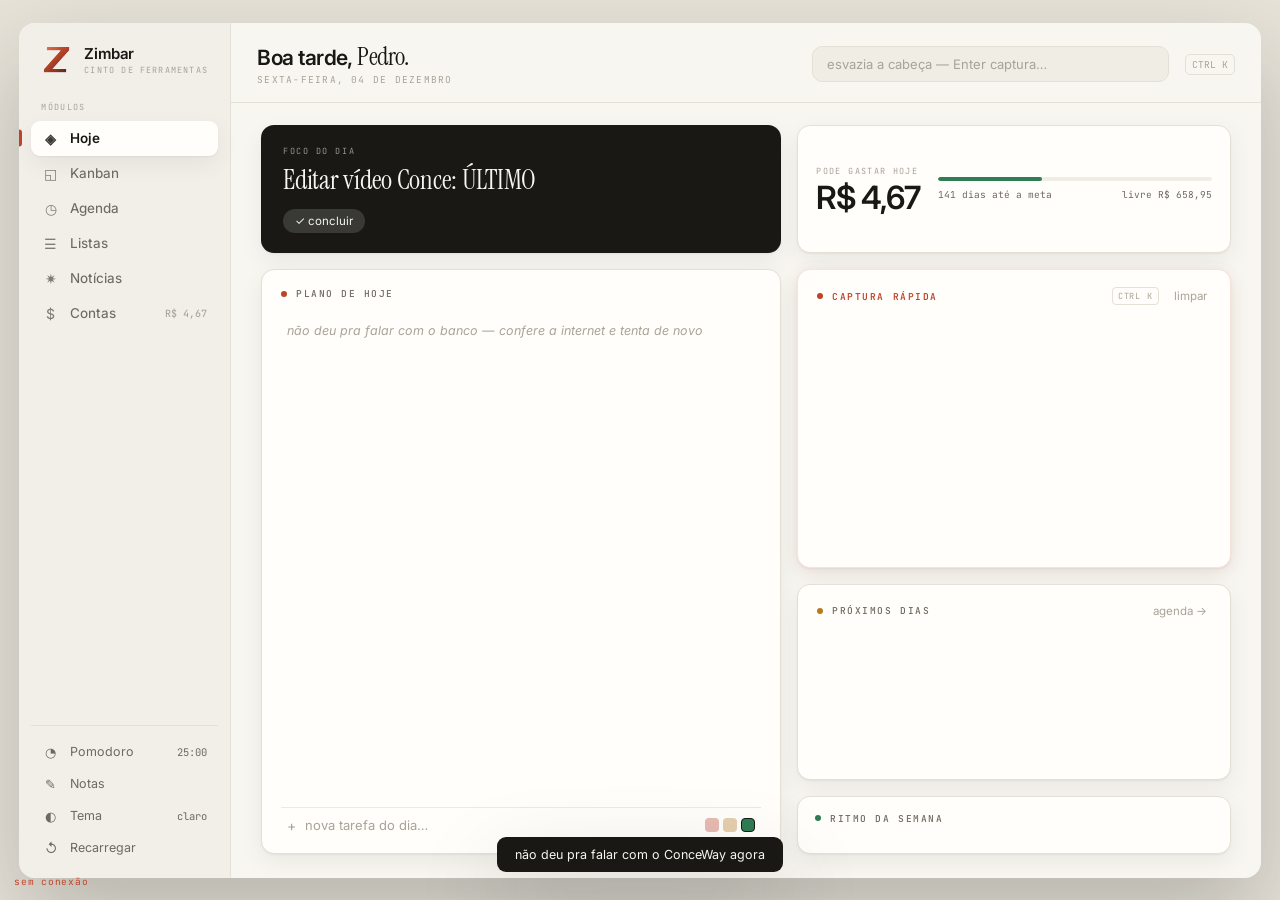
<file: ui/index.html>
<!DOCTYPE html>
<html lang="pt-BR"><head><meta charset="utf-8">
<title>Zimbar</title>
<link rel="icon" href="z.svg" type="image/svg+xml">
<link href="https://fonts.googleapis.com/css2?family=Instrument+Serif:ital@0;1&family=Inter:wght@400;450;500;600;700&family=JetBrains+Mono:wght@400;500&display=swap" rel="stylesheet">
<style>
:root{
  --bg:#e6e2d8; --shell:#f8f6f1; --rail:#f2efe8; --panel:#fffefb; --sunk:#f0ede5;
  --line:#e4e0d5; --line-soft:#eeeae1;
  --ink:#191815; --dim:#6e6a60; --faint:#a8a397;
  --acc:#bf4229; --acc-ink:#fff; --acc-soft:#f7e3dd;
  --ok:#2f7d55; --ok-soft:#dff0e5; --warn:#b8791f; --warn-soft:#faeeda;
  --shadow:0 1px 2px rgba(25,24,21,.05), 0 8px 24px rgba(25,24,21,.06);
  --shadow-lg:0 40px 90px rgba(25,24,21,.22);
}
[data-theme=dark]{
  --bg:#0a0b0e; --shell:#15171c; --rail:#111318; --panel:#1b1e25; --sunk:#171a20;
  --line:#272b34; --line-soft:#21242c;
  --ink:#e9ebf0; --dim:#959bab; --faint:#5e6472;
  --acc:#ff7a5c; --acc-ink:#1a1005; --acc-soft:#2e1f1c;
  --ok:#5fd39b; --ok-soft:#16281f; --warn:#e5b45e; --warn-soft:#2a2116;
  --shadow:0 1px 2px rgba(0,0,0,.3), 0 8px 24px rgba(0,0,0,.3);
  --shadow-lg:0 40px 100px rgba(0,0,0,.6);
}
*{margin:0;padding:0;box-sizing:border-box}
html,body{height:100%}
body{font-family:'Inter',sans-serif;background:var(--bg);color:var(--ink);
  display:flex;align-items:center;justify-content:center;transition:background .3s}
::selection{background:var(--acc);color:var(--acc-ink)}
.app{width:min(1340px,97vw);height:min(860px,95vh);background:var(--shell);border-radius:16px;
  display:flex;overflow:hidden;box-shadow:var(--shadow-lg);transition:background .3s}

/* ══ RAIL ══ */
.rail{width:212px;background:var(--rail);border-right:1px solid var(--line);
  display:flex;flex-direction:column;padding:20px 12px 14px;flex-shrink:0;transition:background .3s,border-color .3s}
.brand{display:flex;align-items:center;gap:11px;padding:0 8px 20px}
.brand .mk{width:34px;height:34px;display:block;flex-shrink:0}
.brand .nm{font-size:15px;font-weight:600;letter-spacing:-.01em}
.brand .nm small{display:block;font-family:'JetBrains Mono',monospace;font-size:8.5px;letter-spacing:.14em;
  color:var(--faint);font-weight:400;margin-top:1px}
.navlab{font-family:'JetBrains Mono',monospace;font-size:8.5px;letter-spacing:.16em;color:var(--faint);
  padding:0 10px 8px;margin-top:4px}
.nv{display:flex;align-items:center;gap:11px;width:100%;padding:9px 11px;border:none;background:transparent;
  border-radius:9px;cursor:pointer;font-family:inherit;font-size:13.5px;font-weight:450;color:var(--dim);
  text-align:left;transition:background .14s,color .14s;position:relative}
.nv .gl{width:17px;text-align:center;font-size:14px;opacity:.85}
.nv .ct{margin-left:auto;font-family:'JetBrains Mono',monospace;font-size:10px;color:var(--faint)}
.nv:hover{background:var(--line-soft);color:var(--ink)}
.nv.on{background:var(--panel);color:var(--ink);font-weight:600;box-shadow:var(--shadow)}
.nv.on:before{content:"";position:absolute;left:-12px;top:50%;transform:translateY(-50%);
  width:3px;height:17px;background:var(--acc);border-radius:0 3px 3px 0}
.nv.on .ct{color:var(--acc)}
.rsp{flex:1}
.tool{display:flex;align-items:center;gap:11px;width:100%;padding:8px 11px;border:none;background:transparent;
  border-radius:9px;cursor:pointer;font-family:inherit;font-size:12.5px;color:var(--dim);text-align:left}
.tool:hover{background:var(--line-soft);color:var(--ink)}
.tool .gl{width:17px;text-align:center;font-size:13px}
.tool .val{margin-left:auto;font-family:'JetBrains Mono',monospace;font-size:10.5px}
.railfoot{border-top:1px solid var(--line);padding-top:10px;margin-top:8px}

/* ══ MAIN ══ */
.main{flex:1;display:flex;flex-direction:column;min-width:0}
.head{display:flex;align-items:center;gap:16px;padding:20px 26px 16px;border-bottom:1px solid var(--line);flex-wrap:nowrap;min-width:0}
.hi{font-size:21px;font-weight:600;letter-spacing:-.025em;line-height:1.15;white-space:nowrap;flex-shrink:0}
.hi em{font-style:normal;font-family:'Instrument Serif',serif;font-size:25px;font-weight:400}
.hi small{display:block;font-family:'JetBrains Mono',monospace;font-size:9.5px;letter-spacing:.13em;
  color:var(--faint);font-weight:400;margin-top:4px}
.hsp{flex:1}
.cap{flex:1;min-width:90px;max-width:360px;background:var(--sunk);border:1px solid var(--line);border-radius:10px;
  padding:9px 14px;font-size:13px;font-family:inherit;color:var(--ink);outline:none;transition:border-color .15s,background .3s}
.cap::placeholder{color:var(--faint)}
.cap:focus{border-color:var(--acc);background:var(--panel)}
.kbd{flex-shrink:0;font-family:'JetBrains Mono',monospace;font-size:9.5px;color:var(--faint);border:1px solid var(--line);
  padding:3px 6px;border-radius:5px}

.stage{flex:1;overflow:auto;padding:22px 30px 24px;min-height:0}
.stage::-webkit-scrollbar{width:8px}
.stage::-webkit-scrollbar-thumb{background:var(--line);border-radius:4px}
.view{display:none;height:100%;animation:in .26s cubic-bezier(.2,.7,.3,1)}
.view.on{display:block}
#v-noticias>.card{height:100%}
@keyframes in{from{opacity:0;transform:translateY(7px)}to{opacity:1;transform:none}}

/* ══ CARDS ══ */
.card{background:var(--panel);border:1px solid var(--line);border-radius:13px;padding:17px 19px;
  box-shadow:var(--shadow);display:flex;flex-direction:column;min-height:0;overflow:hidden;
  transition:background .3s,border-color .3s}
.card.flush{padding:0;overflow:hidden}
.ttl{display:flex;align-items:center;gap:9px;margin-bottom:13px;flex-shrink:0}
.ttl h2{font-family:'JetBrains Mono',monospace;font-size:9.5px;letter-spacing:.16em;color:var(--dim);font-weight:500}
.ttl .dot{width:6px;height:6px;border-radius:50%;background:var(--acc)}
.ttl .sp{flex:1}
.ttl .act{font-size:11.5px;color:var(--faint);background:none;border:none;cursor:pointer;font-family:inherit;padding:2px 4px;border-radius:5px}
.ttl .act:hover{color:var(--acc)}
.scrollbox{overflow:auto;flex:1;min-height:0;margin:0 -4px;padding:0 4px}
.scrollbox::-webkit-scrollbar{width:6px}
.scrollbox::-webkit-scrollbar-thumb{background:var(--line);border-radius:3px}

/* HOJE */
/* As linhas têm piso em px: sobrando altura, o 1fr estica e preenche a tela;
   faltando altura, cada linha para no piso e a página rola em vez de esmagar. */
/* Ordem de importância, da esquerda pra direita: o plano do dia, a captura
   (que é onde a cabeça se esvazia), e por último a coluna calma — o que
   só precisa de um olhar de passagem. */
.grid-hoje{display:grid;height:100%;gap:16px;
  grid-template-columns:minmax(0,1.35fr) minmax(0,1.1fr) minmax(0,.9fr);
  grid-template-rows:auto minmax(330px,1fr);
  grid-template-areas:"foco  grana grana"
                      "plano cap   lado"}
.grid-hoje>.focus{grid-area:foco}
.grid-hoje>.money{grid-area:grana}
.grid-hoje>.card{grid-area:plano}
.grid-hoje>.stack{grid-area:lado}
.grid-hoje>.stack.um{grid-area:cap}
/* na coluna calma o de cima manda; o ritmo fica com a sobra, encolhido */
.stack{display:grid;gap:16px;min-height:0;grid-template-rows:minmax(120px,1fr) auto}
.stack.um{grid-template-rows:minmax(0,1fr)}

/* ══ PESO DOS CARTÕES ══
   destaque = o que você usa; discreto = o que você só confere. */
.card.destaque{border-color:var(--acc-soft);box-shadow:0 2px 14px rgba(203,79,47,.09),var(--shadow)}
.card.destaque .ttl h2{color:var(--acc);font-weight:600}
.card.destaque .ttl .dot{background:var(--acc)}
.atalho{font-family:'JetBrains Mono',monospace;font-size:8.5px;letter-spacing:.1em;color:var(--faint);
  border:1px solid var(--line);padding:2px 5px;border-radius:4px;margin-right:2px}
/* RITMO — cartão igual aos outros; o que mudou foi o conteúdo, que ficou
   enxuto: uma linha por hábito, sete quadradinhos, e acabou. Sem a régua
   de letras dos dias em cima (o de hoje é o que está circulado) e sem o
   bloco de números embaixo — a conta virou uma linha no cabeçalho. */
/* Este cartão tem altura de conteúdo: ele cresce com o número de hábitos
   em vez de cortar o último. Sem overflow:hidden aqui de propósito — era
   ele que fazia a grade achar que o cartão podia encolher até zero. */
.card.simples{padding:15px 17px;overflow:visible;min-height:min-content}
.card.simples .ttl{margin-bottom:11px}
.simples .hmbox{flex:none;overflow:visible;min-height:auto}

.hmbox{flex:1;min-height:0}
.hm{display:grid;grid-template-columns:auto repeat(7,1fr);gap:5px;align-items:center;margin-top:2px}
.hm .cell{max-height:30px}
.simples .hm{grid-template-columns:minmax(0,1fr) repeat(7,15px);gap:7px 5px}
.simples .hm .hd{display:none}
.simples .hm .hn{font-size:12px;color:var(--ink);padding-right:10px}
.simples .hm .cell{aspect-ratio:auto;height:15px;max-height:15px;border-radius:4px}
.hm .hn{font-size:11.5px;color:var(--dim);padding-right:6px;white-space:nowrap;overflow:hidden;text-overflow:ellipsis}
.hm .hd{font-family:'JetBrains Mono',monospace;font-size:8px;color:var(--faint);text-align:center}
.hm .cell{aspect-ratio:1;border-radius:5px;background:var(--sunk);border:1px solid var(--line-soft);cursor:pointer;transition:.13s}
.hm .cell:hover{border-color:var(--faint)}
.hm .cell.f{background:var(--ok);border-color:transparent}
.hm .cell.hj{outline:1.5px solid var(--acc);outline-offset:1px}
/* o resumo do ritmo virou uma linha só, no cabeçalho do próprio cartão */
.streak{font-size:10.5px;color:var(--faint);white-space:nowrap;flex-shrink:0}
.streak b{font-weight:600;color:var(--dim)}
.divlab{font-family:'JetBrains Mono',monospace;font-size:8.5px;letter-spacing:.14em;color:var(--faint);
  padding:11px 6px 5px;margin-top:5px;border-top:1px solid var(--line-soft)}
.mini{display:flex;align-items:center;gap:9px;padding:7px 6px;font-size:12.5px;border-radius:7px;cursor:pointer}
.mini:hover{background:var(--sunk)}
.mini i{width:5px;height:5px;border-radius:50%;background:var(--faint);flex-shrink:0}
.mini .mt{flex:1;min-width:0;overflow:hidden;text-overflow:ellipsis;white-space:nowrap}
.mini .mq{font-family:'JetBrains Mono',monospace;font-size:9px;color:var(--faint)}
.focus{grid-column:1/2;background:var(--ink);color:var(--shell);border:none;border-radius:13px;padding:20px 22px;
  display:flex;flex-direction:column;justify-content:center;box-shadow:var(--shadow);
  overflow:hidden;min-height:118px}
[data-theme=dark] .focus{background:var(--panel);border:1px solid var(--acc);color:var(--ink)}
[data-theme=dark] .focus .fl{color:var(--acc);opacity:1}
.focus .fl{font-family:'JetBrains Mono',monospace;font-size:8.5px;letter-spacing:.18em;opacity:.55;margin-bottom:8px}
.focus .ft{font-family:'Instrument Serif',serif;font-size:27px;line-height:1.12;letter-spacing:-.01em}
.focus .fb{display:flex;gap:8px;margin-top:14px}
.focus button{background:rgba(255,255,255,.14);border:none;color:inherit;font-family:inherit;font-size:11.5px;
  padding:5px 12px;border-radius:100px;cursor:pointer}
.focus button:hover{background:rgba(255,255,255,.25)}
[data-theme=dark] .focus button{background:var(--acc-soft)}
.money{grid-column:2/4;background:var(--panel);border:1px solid var(--line);border-radius:13px;padding:18px 22px;
  display:flex;align-items:center;gap:26px;box-shadow:var(--shadow);overflow:hidden;min-height:96px}
.money .mv{font-size:40px;font-weight:600;letter-spacing:-.035em;line-height:1}
.money .ml{font-family:'JetBrains Mono',monospace;font-size:8.5px;letter-spacing:.16em;color:var(--faint);margin-bottom:5px}
.money .mm{flex:1;min-width:0}
.money .bar{height:4px;background:var(--sunk);border-radius:3px;overflow:hidden;margin-bottom:7px}
.money .bar i{display:block;height:100%;background:var(--ok);border-radius:3px}
.money .mr{display:flex;justify-content:space-between;gap:12px;flex-wrap:wrap;
  font-family:'JetBrains Mono',monospace;font-size:9.5px;color:var(--dim)}

/* listas de tarefas */
.tk{display:flex;align-items:flex-start;gap:11px;padding:9px 6px;border-radius:8px;cursor:pointer;font-size:13.5px;line-height:1.35}
.tk:hover{background:var(--sunk)}
.tk .bx{width:15px;height:15px;border-radius:5px;border:1.5px solid var(--faint);flex-shrink:0;margin-top:1px;
  display:flex;align-items:center;justify-content:center;font-size:9px;color:transparent;transition:.15s}
.tk.done .bx{background:var(--ok);border-color:var(--ok);color:#fff}
.tk.done .tx{color:var(--faint);text-decoration:line-through}
.tk .tx{flex:1;min-width:0}
.tk .tg{font-family:'JetBrains Mono',monospace;font-size:9px;letter-spacing:.06em;padding:2px 7px;border-radius:100px;
  background:var(--sunk);color:var(--dim);flex-shrink:0}
.tk .tg.h{background:var(--acc-soft);color:var(--acc)}
.tk .tg.m{background:var(--warn-soft);color:var(--warn)}
.tk .tg.l{background:var(--ok-soft);color:var(--ok)}
.tk .del{opacity:0;background:none;border:none;color:var(--faint);cursor:pointer;font-size:12px;padding:0 3px;font-family:inherit}
.tk:hover .del{opacity:1}
.tk .del:hover{color:var(--acc)}
/* PADRÃO: a linha de "adicionar" mora sempre no rodapé do card, alinhada
   com as dos cards vizinhos — nunca colada logo após o conteúdo */
.addline{display:flex;align-items:center;gap:9px;padding:9px 6px 2px;margin-top:auto;
  border-top:1px solid var(--line-soft);flex-shrink:0}
.addline input{flex:1;border:none;background:transparent;font-family:inherit;font-size:13px;color:var(--ink);outline:none}
.addline input::placeholder{color:var(--faint)}
.addline .plus{color:var(--faint);font-size:14px}
.chips{display:flex;flex-wrap:wrap;gap:7px;margin-top:12px;flex-shrink:0}
.chip{border:1px solid var(--line);background:transparent;border-radius:100px;padding:5px 12px;font-size:12px;
  cursor:pointer;font-family:inherit;color:var(--dim);transition:.14s}
.chip:hover{border-color:var(--faint)}
.chip.on{background:var(--ok-soft);border-color:transparent;color:var(--ok);font-weight:500}
.empty{color:var(--faint);font-size:12.5px;padding:10px 6px;font-style:italic}
/* seções por nível no plano de hoje */
.nivel{display:flex;align-items:center;gap:8px;padding:12px 6px 5px;margin-top:2px}
.nivel:first-child{margin-top:0;padding-top:2px}
.blnv{border-radius:10px;padding-bottom:2px}
.blnv:first-child .nivel{margin-top:0;padding-top:2px}
.nivel i{width:8px;height:8px;border-radius:3px;flex-shrink:0}
.nivel h4{font-family:'JetBrains Mono',monospace;font-size:9px;letter-spacing:.16em;color:var(--dim);font-weight:500}
.nivel .qt{margin-left:auto;font-family:'JetBrains Mono',monospace;font-size:9px;color:var(--faint)}
.nivel .risco{flex:1;height:1px;background:var(--line-soft);margin-left:4px}
.tk.foco .tx{font-weight:600}
.tk .pin{opacity:0;background:none;border:none;color:var(--faint);cursor:pointer;font-size:11px;padding:0 2px;font-family:inherit}
.tk:hover .pin{opacity:.75}
.tk .pin:hover{color:var(--acc);opacity:1}
.tk .pin.on{opacity:1;color:var(--acc)}
/* seletor de nível na linha de adicionar */
.nivsel{display:flex;gap:4px;flex-shrink:0}
.nivsel b{width:14px;height:14px;border-radius:4px;cursor:pointer;border:1.5px solid transparent;opacity:.35;transition:.13s}
.nivsel b:hover{opacity:.7}
.nivsel b.on{opacity:1;border-color:var(--ink)}
/* envios da captura */
.cap-item{padding:10px 9px;border-radius:8px;border-bottom:1px solid var(--line-soft)}
.cap-item:last-child{border-bottom:none}
.cap-item:hover{background:var(--sunk)}
.cap-item .ctx{font-size:14px;line-height:1.4}
.envios{display:flex;flex-wrap:wrap;gap:5px;margin-top:8px;opacity:0;max-height:0;overflow:hidden;transition:opacity .15s,max-height .15s}
.cap-item:hover .envios{opacity:1;max-height:60px}
.envios button{border:1px solid var(--line);background:var(--panel);border-radius:6px;padding:3px 8px;
  font-size:10.5px;font-family:inherit;color:var(--dim);cursor:pointer;display:flex;align-items:center;gap:4px}
.envios button:hover{border-color:var(--acc);color:var(--acc)}
.envios button.x{margin-left:auto;border-color:transparent}
/* menu de destino (quando precisa escolher qual lista/coluna) */
.menu{position:fixed;background:var(--panel);border:1px solid var(--line);border-radius:10px;
  box-shadow:0 20px 50px rgba(25,24,21,.28);padding:6px;z-index:90;min-width:170px}
[data-theme=dark] .menu{box-shadow:0 20px 50px rgba(0,0,0,.6)}
.menu .mtit{font-family:'JetBrains Mono',monospace;font-size:8.5px;letter-spacing:.14em;color:var(--faint);padding:6px 9px 5px}
.menu button{display:flex;align-items:center;gap:9px;width:100%;border:none;background:transparent;border-radius:7px;
  padding:7px 9px;font-family:inherit;font-size:13px;color:var(--ink);cursor:pointer;text-align:left}
.menu button:hover{background:var(--sunk)}
.menu button i{width:7px;height:7px;border-radius:50%;flex-shrink:0}

/* agenda embutida */
.ag{display:flex;gap:11px;padding:8px 6px;border-bottom:1px solid var(--line-soft);font-size:13px;align-items:baseline}
.ag:last-child{border-bottom:none}
.ag .d{font-family:'JetBrains Mono',monospace;font-size:9.5px;color:var(--acc);min-width:40px;letter-spacing:.05em}
/* marca do que veio do ConceWay, pra prazo do trabalho não se disfarçar de pessoal */
.ag .tb{margin-left:auto;flex-shrink:0;font-family:'JetBrains Mono',monospace;font-size:8px;
  letter-spacing:.1em;text-transform:uppercase;color:var(--dim);
  background:var(--sunk);border:1px solid var(--line);border-radius:100px;padding:2px 7px}

/* KANBAN */
.grid-kb{display:grid;grid-template-columns:repeat(3,1fr);gap:16px;height:100%}
.kcard{background:var(--panel);border:1px solid var(--line);border-radius:9px;padding:12px 13px;font-size:13px;
  margin-bottom:8px;cursor:grab;box-shadow:var(--shadow);line-height:1.35;transition:border-color .14s,box-shadow .14s,opacity .14s}
.kcard:hover{border-color:var(--acc)}
.kcard small{display:block;font-family:'JetBrains Mono',monospace;font-size:9px;color:var(--faint);margin-top:4px}
.kcol{background:var(--rail);border:1px solid var(--line);box-shadow:none;position:relative;overflow:hidden}
.kcol:before{content:"";position:absolute;left:0;right:0;top:0;height:3px;background:var(--cor-col)}
.kcol[data-col="0"]{--cor-col:var(--acc)}
.kcol[data-col="1"]{--cor-col:var(--warn)}
.kcol[data-col="2"]{--cor-col:var(--ok)}
.kcol .ttl h2{color:var(--ink);font-weight:600}
.kcol .cnt{font-family:'JetBrains Mono',monospace;font-size:10px;color:var(--dim);
  background:var(--panel);border:1px solid var(--line);border-radius:20px;padding:2px 8px}
.kcol .ttl{padding:15px 15px 0;margin-bottom:11px}
.kcol .scrollbox{padding:0 15px}
.kcol .addline{margin:0 15px 12px}
.cnt{font-family:'JetBrains Mono',monospace;font-size:9.5px;color:var(--faint);background:var(--panel);
  border:1px solid var(--line);padding:1px 7px;border-radius:100px}

/* AGENDA */
.grid-ag{display:grid;grid-template-columns:minmax(0,1fr) 300px;gap:16px;height:100%}
.cal{display:grid;grid-template-columns:repeat(7,1fr);gap:5px;flex:1;min-height:0}
.cwd{font-family:'JetBrains Mono',monospace;font-size:8.5px;color:var(--faint);text-align:center;padding-bottom:4px;letter-spacing:.1em}
.cd{border:1px solid var(--line);border-radius:8px;padding:6px 7px;font-size:10px;cursor:pointer;
  display:flex;flex-direction:column;gap:2px;min-height:0;overflow:hidden;background:var(--panel);transition:.14s}
.cd:hover{border-color:var(--acc)}
.cd.out{background:transparent;border-color:transparent;cursor:default}
.cd b{font-size:11.5px;font-weight:600}
.cd.hoje{background:var(--ink);color:var(--shell);border-color:var(--ink)}
[data-theme=dark] .cd.hoje{background:var(--acc);color:var(--acc-ink);border-color:var(--acc)}
.cd .ev{background:var(--acc-soft);color:var(--acc);font-size:8.5px;border-radius:4px;padding:1.5px 5px;
  white-space:nowrap;overflow:hidden;text-overflow:ellipsis}
/* o que veio do ConceWay usa outra tinta: no meio do mês você precisa
   distinguir compromisso seu de prazo da equipe sem ler o nome */
.cd .ev.tb{background:rgba(59,123,212,.14);color:#3b7bd4}
[data-theme=dark] .cd .ev.tb{background:rgba(122,170,255,.16);color:#7aaaff}
.kcard.trab{border-left:3px solid #3b7bd4}
.kcard.trab.atrasada{border-color:var(--acc);border-left-color:var(--acc)}
.selo-tb{display:inline-block;font-family:'JetBrains Mono',monospace;font-size:7.5px;
  letter-spacing:.11em;text-transform:uppercase;color:#3b7bd4;
  background:rgba(59,123,212,.12);border-radius:100px;padding:2px 6px;margin-right:6px;
  vertical-align:1px}
[data-theme=dark] .selo-tb{color:#7aaaff;background:rgba(122,170,255,.16)}
.tk.trab .selo-tb{margin-left:auto;margin-right:0}
.cd.hoje .ev{background:rgba(255,255,255,.2);color:inherit}
.seg{display:flex;gap:3px;background:var(--sunk);padding:3px;border-radius:8px}
.seg button{flex:1;border:none;background:transparent;font-family:inherit;font-size:11.5px;padding:5px 12px;
  border-radius:6px;cursor:pointer;color:var(--dim)}
.seg button.on{background:var(--panel);color:var(--ink);font-weight:500;box-shadow:var(--shadow)}

/* AGENDA — barra de modo + quadro semanal (kanban por dia) */
#v-agenda.on{display:flex;flex-direction:column;gap:13px}
.agbar{display:flex;align-items:center;gap:9px;flex-shrink:0}
.wk-top{display:flex;align-items:center;gap:9px;margin-bottom:12px;flex-shrink:0}
.wk-top .rng{font-family:'JetBrains Mono',monospace;font-size:11px;letter-spacing:.12em;color:var(--ink);
  font-weight:500;min-width:172px;text-align:center}
.wk-top .nb{border:1px solid var(--line);background:var(--panel);color:var(--dim);border-radius:8px;
  width:30px;height:30px;font-family:inherit;font-size:13px;cursor:pointer;box-shadow:var(--shadow)}
.wk-top .nb:hover{border-color:var(--acc);color:var(--acc)}
.wk-top .nb.hoje{width:auto;padding:0 12px;font-size:12px}
#agMes{flex:1;min-height:0}
#agSemana{flex:1;min-height:0;display:flex;flex-direction:column}
.wk-board{display:grid;grid-template-columns:repeat(7,1fr);gap:10px;flex:1;min-height:0}
.wk-col{background:var(--rail);border:1px solid var(--line);border-radius:10px;display:flex;flex-direction:column;min-height:0;overflow:hidden;transition:border-color .14s}
.wk-col.hoje{border-color:var(--acc)}
.wk-h{padding:11px 12px 9px;border-bottom:1px solid var(--line);display:flex;align-items:baseline;gap:7px;flex-shrink:0}
.wk-h b{font-size:16px;font-weight:600;letter-spacing:-.02em}
.wk-h .dn{font-family:'JetBrains Mono',monospace;font-size:8.5px;letter-spacing:.1em;color:var(--faint);text-transform:uppercase}
.wk-h .n{margin-left:auto;font-family:'JetBrains Mono',monospace;font-size:9px;color:var(--faint);background:var(--panel);border:1px solid var(--line);border-radius:100px;padding:1px 7px}
.wk-col.hoje .wk-h b{color:var(--acc)}
.wk-body{flex:1;overflow:auto;padding:9px}
.wk-body::-webkit-scrollbar{width:5px}
.wk-body::-webkit-scrollbar-thumb{background:var(--line);border-radius:3px}
.wk-card{background:var(--panel);border:1px solid var(--line);border-left:3px solid var(--wkc,var(--acc));border-radius:8px;
  padding:9px 10px;margin-bottom:8px;font-size:12.5px;line-height:1.34;box-shadow:var(--shadow);cursor:grab;transition:border-color .13s}
.wk-card:hover{border-color:var(--acc)}
.wk-card.trab{border-left-color:#3b7bd4;cursor:pointer}
[data-theme=dark] .wk-card.trab{border-left-color:#7aaaff}
.wk-card.done>div:first-child{text-decoration:line-through;color:var(--faint)}
.wk-card .sub{font-family:'JetBrains Mono',monospace;font-size:8px;color:var(--faint);margin-top:5px;letter-spacing:.05em;text-transform:uppercase}
.wk-card.trab .sub{color:#3b7bd4}
[data-theme=dark] .wk-card.trab .sub{color:#7aaaff}
.wk-empty{color:var(--faint);font-size:16px;text-align:center;padding:14px 0;opacity:.5}

/* LISTAS — cards da mesma altura, "+ novo item" alinhado na base de todos */
.masonry{display:grid;grid-template-columns:repeat(auto-fill,minmax(232px,1fr));gap:14px;
  height:100%;grid-auto-rows:minmax(170px,1fr);align-content:stretch}
.fold{background:var(--panel);border:1px solid var(--line);border-radius:12px;padding:14px 16px;
  box-shadow:var(--shadow);display:flex;flex-direction:column;min-height:170px}
.fold .corpo{flex:1;min-height:0;overflow:auto}
.fold .corpo::-webkit-scrollbar{width:5px}
.fold .corpo::-webkit-scrollbar-thumb{background:var(--line);border-radius:3px}
.fold h3{font-size:13px;font-weight:600;margin-bottom:9px;display:flex;align-items:center;gap:8px;flex-shrink:0}
.fold h3 i{width:7px;height:7px;border-radius:50%;flex-shrink:0}
.lk{display:flex;align-items:center;gap:9px;padding:6px 0;font-size:13px;cursor:pointer;color:var(--dim);transition:color .13s}
.lk:hover{color:var(--acc)}
.lk i{width:6px;height:6px;border-radius:50%;background:var(--faint);flex-shrink:0}
.lk:hover i{background:var(--acc)}
.lk .del{margin-left:auto;opacity:0;background:none;border:none;color:var(--faint);cursor:pointer;font-size:11px;font-family:inherit}
.lk:hover .del{opacity:1}

/* CONTAS */
.grid-ct{display:grid;grid-template-columns:minmax(0,340px) minmax(0,1fr);gap:16px;height:100%}
.hero-money{background:var(--ink);color:var(--shell);border-radius:13px;padding:26px 24px;display:flex;
  flex-direction:column;justify-content:space-between;box-shadow:var(--shadow)}
.hero-money .topo{flex:1;display:flex;flex-direction:column;justify-content:center}
.hero-money .marca{font-family:'Instrument Serif',serif;font-size:19px;opacity:.5;margin-bottom:auto}
[data-theme=dark] .hero-money{background:var(--panel);border:1px solid var(--line);color:var(--ink)}
.hero-money .hv{font-size:56px;font-weight:600;letter-spacing:-.04em;line-height:1;margin:6px 0 4px}
[data-theme=dark] .hero-money .hv{color:var(--ok)}
.hero-money .hl{font-family:'JetBrains Mono',monospace;font-size:9px;letter-spacing:.18em;opacity:.6}
.hero-money .hs{font-size:12.5px;opacity:.7;margin-top:8px}
.hero-money .fields{margin-top:22px;padding-top:18px;border-top:1px solid rgba(255,255,255,.15)}
[data-theme=dark] .hero-money .fields{border-color:var(--line)}
.fld{display:flex;align-items:center;gap:10px;margin-bottom:9px}
.fld label{font-family:'JetBrains Mono',monospace;font-size:9px;letter-spacing:.1em;opacity:.6;width:62px}
.fld input{flex:1;background:rgba(255,255,255,.1);border:1px solid rgba(255,255,255,.16);border-radius:7px;
  padding:6px 10px;font-family:'JetBrains Mono',monospace;font-size:12.5px;color:inherit;outline:none;text-align:right}
[data-theme=dark] .fld input{background:var(--sunk);border-color:var(--line)}
.fld input:focus{border-color:var(--acc)}
.btn{background:var(--acc);color:var(--acc-ink);border:none;border-radius:8px;padding:8px 14px;font-family:inherit;
  font-size:12.5px;font-weight:500;cursor:pointer;width:100%;margin-top:4px}
.btn:hover{filter:brightness(1.08)}
.mrow{padding:11px 0;border-bottom:1px solid var(--line-soft)}
.mrow:last-child{border-bottom:none}
.mh{display:flex;justify-content:space-between;font-size:13.5px;font-weight:500;margin-bottom:7px}
.mh .mn{color:var(--dim);font-weight:500;font-family:'JetBrains Mono',monospace;font-size:12px;letter-spacing:.04em}
.mbar{height:5px;background:var(--sunk);border-radius:3px;overflow:hidden}
.mbar i{display:block;height:100%;background:var(--acc);opacity:.75;border-radius:3px}
.mit{display:flex;justify-content:space-between;font-size:11.5px;color:var(--faint);padding:3px 0 0}

/* ══ NOTAS: janelas soltas (biblioteca + autoadesivas) ══ */
.jan{position:fixed;border-radius:12px;box-shadow:0 24px 70px rgba(25,24,21,.32),0 2px 8px rgba(25,24,21,.14);
  display:flex;flex-direction:column;overflow:hidden;z-index:60;min-width:210px;min-height:170px}
[data-theme=dark] .jan{box-shadow:0 24px 70px rgba(0,0,0,.6),0 2px 8px rgba(0,0,0,.4)}
.jan .barra{height:32px;display:flex;align-items:center;gap:7px;padding:0 8px 0 11px;cursor:grab;flex-shrink:0}
.jan .barra:active{cursor:grabbing}
.jan .barra .tt{flex:1;font-size:11.5px;font-weight:600;white-space:nowrap;overflow:hidden;text-overflow:ellipsis;opacity:.75}
.jan .barra button{width:20px;height:20px;border:none;background:transparent;border-radius:5px;cursor:pointer;
  font-size:11px;line-height:1;opacity:.5;font-family:inherit;color:inherit}
.jan .barra button:hover{opacity:1;background:rgba(0,0,0,.09)}
.jan .redim{position:absolute;right:0;bottom:0;width:16px;height:16px;cursor:nwse-resize}
.jan .redim:after{content:"";position:absolute;right:4px;bottom:4px;width:7px;height:7px;
  border-right:2px solid currentColor;border-bottom:2px solid currentColor;opacity:.3}
/* biblioteca */
.bib{background:var(--panel);border:1px solid var(--line);width:310px;height:420px}
.bib .barra{background:var(--sunk);border-bottom:1px solid var(--line);color:var(--ink)}
.bib .lista{flex:1;overflow:auto;padding:9px 11px}
.bib .lista::-webkit-scrollbar{width:6px}
.bib .lista::-webkit-scrollbar-thumb{background:var(--line);border-radius:3px}
/* categorias (pastas) no topo do painel, iguais às do celular */
.bibchips{display:flex;gap:5px;overflow-x:auto;padding:8px 11px 7px;flex-shrink:0;
  border-bottom:1px solid var(--line);scrollbar-width:none;cursor:grab}
.bibchips:active{cursor:grabbing}
.bibchips::-webkit-scrollbar{display:none}
.bchip{flex-shrink:0;display:flex;align-items:center;gap:5px;padding:4px 10px;border-radius:100px;
  font-size:11px;font-weight:600;color:var(--dim);background:var(--sunk);border:1px solid var(--line);
  cursor:pointer;white-space:nowrap;font-family:inherit;transition:.13s}
.bchip:hover{border-color:var(--faint)}
.bchip.on{background:var(--ink);color:var(--shell);border-color:var(--ink)}
.bchip i{width:7px;height:7px;border-radius:50%;flex-shrink:0}
.bchip .bn{opacity:.6;font-family:'JetBrains Mono',monospace;font-size:9px}
.nt{display:flex;gap:10px;padding:9px 10px;border-radius:8px;cursor:pointer;margin-bottom:6px;
  border:1px solid var(--line);background:var(--panel);transition:.14s}
.nt:hover{border-color:var(--acc)}
.nt .fita{width:4px;border-radius:3px;flex-shrink:0}
.nt .ni{flex:1;min-width:0}
.nt .nt1{font-size:13px;font-weight:500;white-space:nowrap;overflow:hidden;text-overflow:ellipsis}
.nt .nt2{font-size:11px;color:var(--faint);white-space:nowrap;overflow:hidden;text-overflow:ellipsis;margin-top:2px}
.nt .ncat{display:inline-block;margin-top:5px;font-family:'JetBrains Mono',monospace;font-size:8.5px;
  letter-spacing:.06em;text-transform:uppercase;color:var(--dim);background:var(--sunk);
  border:1px solid var(--line);border-radius:100px;padding:2px 7px;max-width:100%;overflow:hidden;
  text-overflow:ellipsis;white-space:nowrap;vertical-align:top}
.nt .del{opacity:0;background:none;border:none;color:var(--faint);cursor:pointer;font-size:12px;
  padding:0 2px;font-family:inherit;flex-shrink:0;align-self:flex-start;line-height:1;transition:.13s}
.nt:hover .del{opacity:1}
.nt .del:hover{color:var(--acc)}
/* autoadesiva */
.sticky{width:250px;height:250px;color:#191815;border:none}
.sticky .barra{background:rgba(0,0,0,.07)}
.sticky .corpo{flex:1;border:none;background:transparent;font-family:inherit;font-size:13.5px;line-height:1.6;
  color:inherit;outline:none;resize:none;padding:9px 13px 13px;min-height:0}
.sticky .corpo::placeholder{color:rgba(25,24,21,.32)}
.sticky .cores{display:flex;gap:4px;padding:0 11px 9px}
.sticky .cores b{width:13px;height:13px;border-radius:4px;cursor:pointer;border:1.5px solid transparent}
.sticky .cores b.on{border-color:rgba(0,0,0,.45)}

/* NOTÍCIAS */
/* ══ NOTÍCIAS: seções em cima, grade de manchetes com imagem ══ */
.secs{display:flex;gap:7px;flex-wrap:wrap;padding:13px 18px 13px;border-bottom:1px solid var(--line-soft);flex-shrink:0}
.sec{display:inline-flex;align-items:center;gap:7px;padding:6px 12px;border-radius:999px;cursor:pointer;
  font-size:12px;color:var(--dim);border:1px solid var(--line);background:var(--panel);transition:.14s;position:relative}
.sec:hover{border-color:var(--acc);color:var(--ink)}
.sec.on{background:var(--acc);border-color:var(--acc);color:var(--acc-ink);font-weight:500}
.sec i{width:5px;height:5px;border-radius:50%;background:currentColor;opacity:.55;flex-shrink:0}
.sec.on i{opacity:1}
.sec .del{opacity:0;background:none;border:none;color:inherit;cursor:pointer;font-size:10px;
  font-family:inherit;padding:0;margin:-2px -4px -2px 1px;width:0;transition:.14s}
.sec:hover .del{opacity:.7;width:11px}
.sec .del:hover{opacity:1}
.nwq{font-family:'JetBrains Mono',monospace;font-size:10px;color:var(--faint);letter-spacing:.04em;margin-right:10px}
.grid-nw{display:grid;grid-template-columns:repeat(auto-fill,minmax(198px,1fr));gap:14px;padding:16px 0 6px}
.nwc{border:1px solid var(--line);border-radius:12px;overflow:hidden;background:var(--panel);
  cursor:pointer;display:flex;flex-direction:column;transition:border-color .14s,transform .14s,box-shadow .14s}
.nwc:hover{border-color:var(--acc);transform:translateY(-2px);box-shadow:0 8px 22px rgba(0,0,0,.09)}
[data-theme=dark] .nwc:hover{box-shadow:0 8px 22px rgba(0,0,0,.45)}
.nwc .im{position:relative;aspect-ratio:16/9;background:var(--sunk);flex-shrink:0}
.nwc .im img{width:100%;height:100%;object-fit:cover;display:block}
.nwc .im b{position:absolute;left:8px;bottom:8px;font-family:'JetBrains Mono',monospace;font-size:8.5px;
  letter-spacing:.06em;text-transform:uppercase;background:rgba(12,12,14,.78);color:#fff;
  padding:3px 7px;border-radius:5px;font-weight:500;backdrop-filter:blur(3px)}
.nwc .bd{padding:11px 12px 12px;display:flex;flex-direction:column;gap:7px;flex:1}
.nwc .tt{font-size:12.5px;font-weight:500;line-height:1.38;transition:color .13s}
.nwc:hover .tt{color:var(--acc)}
.nwc .mt{font-family:'JetBrains Mono',monospace;font-size:9.5px;color:var(--faint);
  letter-spacing:.03em;margin-top:auto;display:flex;align-items:center;gap:6px}
.nwc .mt s{width:3px;height:3px;border-radius:50%;background:currentColor;opacity:.6}

/* ══ ARRASTAR — padrão do sistema ══ */
.arr{cursor:grab}
.arr:active{cursor:grabbing}
.arr.fonte{opacity:.28}
.fantasma{position:fixed;left:0;top:0;margin:0;pointer-events:none;z-index:9999;opacity:.95;
  box-shadow:0 18px 44px rgba(25,24,21,.32);border-radius:9px;overflow:hidden;
  transition:none !important;animation:none !important;will-change:transform}
[data-theme=dark] .fantasma{box-shadow:0 18px 44px rgba(0,0,0,.65)}
.marcador{position:fixed;height:2.5px;background:var(--acc);border-radius:2px;pointer-events:none;z-index:9998;
  box-shadow:0 0 0 3px var(--acc-soft)}
.marcador:before{content:"";position:absolute;left:-4px;top:-3px;width:8px;height:8px;border-radius:50%;background:var(--acc)}
.zona-ativa{outline:2px dashed var(--acc);outline-offset:-1px;border-radius:12px;
  background:color-mix(in srgb,var(--acc) 5%,transparent)}
.alvo-rail{outline:2px dashed var(--acc);outline-offset:-1px;background:var(--acc-soft) !important;
  color:var(--acc) !important}
.alvo-rail:after{content:"soltar aqui";position:absolute;right:10px;font-size:9px;
  font-family:'JetBrains Mono',monospace;letter-spacing:.04em;opacity:.75}
.alvo-rail .ct,.alvo-rail .val{visibility:hidden}
.nv,.tool{position:relative}
body.arrastando{user-select:none}
body.arrastando *{cursor:grabbing !important}

/* ══ EDITOR DE ITEM ══ */
.veu{position:fixed;inset:0;background:rgba(25,24,21,.34);z-index:200;display:flex;align-items:center;justify-content:center;
  animation:vf .16s ease-out}
[data-theme=dark] .veu{background:rgba(0,0,0,.6)}
@keyframes vf{from{opacity:0}to{opacity:1}}
.dlg{background:var(--panel);border:1px solid var(--line);border-radius:14px;width:420px;max-width:92vw;
  box-shadow:0 40px 100px rgba(25,24,21,.4);overflow:hidden;animation:df .2s cubic-bezier(.2,.7,.3,1)}
@keyframes df{from{opacity:0;transform:translateY(10px) scale(.98)}to{opacity:1;transform:none}}
.dlg .dh{display:flex;align-items:center;gap:9px;padding:15px 18px 0}
.dlg .dh h3{font-family:'JetBrains Mono',monospace;font-size:9.5px;letter-spacing:.16em;color:var(--dim);font-weight:500}
.dlg .dh .sp{flex:1}
.dlg .dh button{border:none;background:transparent;color:var(--faint);cursor:pointer;font-size:13px;font-family:inherit;
  width:24px;height:24px;border-radius:6px}
.dlg .dh button:hover{background:var(--sunk);color:var(--ink)}
.dlg .db{padding:12px 18px 16px}
.campo{margin-bottom:13px}
.campo label{display:block;font-family:'JetBrains Mono',monospace;font-size:8.5px;letter-spacing:.14em;
  color:var(--faint);margin-bottom:5px}
.campo input,.campo textarea{width:100%;background:var(--sunk);border:1px solid var(--line);border-radius:9px;
  padding:9px 12px;font-family:inherit;font-size:14px;color:var(--ink);outline:none}
.campo textarea{resize:vertical;min-height:74px;line-height:1.55;font-size:13.5px}
.campo input:focus,.campo textarea:focus{border-color:var(--acc);background:var(--panel)}
.opcs{display:flex;gap:6px;flex-wrap:wrap}
.opcs button{border:1px solid var(--line);background:transparent;border-radius:8px;padding:7px 13px;
  font-family:inherit;font-size:12.5px;color:var(--dim);cursor:pointer;display:flex;align-items:center;gap:7px}
.opcs button:hover{border-color:var(--faint)}
.opcs button.on{border-color:transparent;background:var(--acc-soft);color:var(--acc);font-weight:500}
.opcs button i{width:7px;height:7px;border-radius:50%;flex-shrink:0}
.dlg .df{display:flex;align-items:center;gap:9px;padding:13px 18px;border-top:1px solid var(--line-soft);background:var(--sunk)}
.dlg .df .sp{flex:1}
.dlg .df .apagar{border:none;background:transparent;color:var(--faint);cursor:pointer;font-family:inherit;font-size:12.5px}
.dlg .df .apagar:hover{color:var(--acc)}
.dlg .df .extra{border:1px solid var(--line);background:var(--panel);color:var(--dim);cursor:pointer;
  font-family:inherit;font-size:12px;border-radius:8px;padding:7px 12px;transition:.14s}
.dlg .df .extra:hover{border-color:var(--acc);color:var(--acc)}
.dlg .df .salvar{background:var(--acc);color:var(--acc-ink);border:none;border-radius:8px;padding:8px 18px;
  font-family:inherit;font-size:13px;font-weight:500;cursor:pointer}
.dlg .df .salvar:hover{filter:brightness(1.08)}

.listas-wrap{display:flex;flex-direction:column;height:100%;gap:0}
.listas-wrap .masonry{flex:1;min-height:0}
.novapasta{border-top:1px solid var(--line-soft);margin-top:10px;padding-top:11px}
/* dentro do aplicativo a página É a janela: sem cartão flutuante */
html.nativo,html.nativo body{background:var(--shell)}
html.nativo body{display:block}
html.nativo .app{width:100%;height:100%;border-radius:0;box-shadow:none}
html.nativo .head{-webkit-user-select:none;user-select:none}
/* corredor de 5px na direita: a barra de rolagem não fica embaixo da faixa de puxar */
html.nativo .main{padding-right:5px}
.jbtn{display:none;gap:4px;margin-left:4px}
html.nativo .jbtn{display:flex}
.jbtn button{width:26px;height:22px;border:none;background:transparent;color:var(--faint);
  border-radius:6px;cursor:pointer;font-family:inherit;font-size:12px;line-height:1;transition:.13s}
.jbtn button:hover{background:var(--sunk);color:var(--ink)}
.jbtn button.x:hover{background:var(--acc);color:var(--acc-ink)}
.dlg .campo input.dt{font-family:'JetBrains Mono',monospace;letter-spacing:.04em}
.mrow{cursor:pointer;transition:background .14s;border-radius:9px;margin:0 -6px;padding:10px 6px 12px}
.mrow:hover{background:var(--sunk)}
.mrow .mh .lupa{font-family:'JetBrains Mono',monospace;font-size:9px;color:var(--faint);margin-left:7px}
.sync{position:fixed;left:14px;bottom:12px;font-family:'JetBrains Mono',monospace;font-size:9.5px;
  letter-spacing:.08em;color:var(--faint);opacity:0;transition:opacity .25s;pointer-events:none;z-index:400}
.sync.on{opacity:.85}
.sync.erro{color:var(--acc);opacity:1}
.toast{position:fixed;left:50%;bottom:28px;transform:translate(-50%,12px);background:var(--ink);color:var(--shell);
  font-size:12.5px;padding:10px 18px;border-radius:9px;opacity:0;transition:.25s;pointer-events:none;box-shadow:var(--shadow-lg)}
.toast.show{opacity:1;transform:translate(-50%,0)}

/* ══════ JANELA PEQUENA ══════
   Este bloco mora no fim do arquivo de propósito: precisa ganhar das regras
   base, que aparecem depois das grades lá em cima. As linhas ganham um piso
   em px — sobrando altura o 1fr estica e preenche; faltando, a linha para no
   piso e a página rola, em vez de espremer o conteúdo pra fora do cartão. */
@media (max-width:1280px){
  .grid-hoje{grid-template-columns:minmax(0,1.2fr) minmax(0,1fr);
    grid-template-rows:auto minmax(250px,1.05fr) minmax(240px,.95fr);
    grid-template-areas:"foco  grana"
                        "plano cap"
                        "plano lado"}
  /* o "pode gastar" quebra em duas linhas em vez de espremer os dizeres */
  .money{flex-wrap:wrap;gap:8px 18px;padding:15px 18px}
  .money .mv{font-size:32px}
  .money .mm{min-width:160px}
  .grid-kb{grid-template-rows:minmax(330px,1fr)}
  .grid-ag{grid-template-columns:minmax(0,1fr) 250px;grid-template-rows:minmax(360px,1fr)}
  .grid-ct{grid-template-columns:minmax(0,300px) minmax(0,1fr);grid-template-rows:minmax(330px,1fr)}
  .masonry{grid-template-columns:repeat(auto-fill,minmax(200px,1fr))}
}
@media (max-width:1020px){
  .grid-hoje,.grid-kb,.grid-ag,.grid-ct,.stack{
    display:flex;flex-direction:column;height:auto;gap:16px}
  .grid-hoje>*,.grid-kb>*,.grid-ag>*,.grid-ct>*,.stack>*{
    grid-area:auto;grid-column:auto;flex:none;min-height:190px}
  .grid-hoje>.focus{min-height:118px}
  .grid-hoje>.money{min-height:96px}
  .view{height:auto}
  .masonry{height:auto;grid-auto-rows:minmax(170px,auto)}
  .kcol{min-height:260px}
  .cal{min-height:330px}
}
@media (max-height:700px){
  .head{padding:12px 26px 10px}
  .hi{font-size:18px}
  .hi small{display:none}
}
</style></head><body>
<div class="app">
  <!-- ══ RAIL ══ -->
  <nav class="rail">
    <div class="brand">
      <img class="mk" src="z.svg" alt="">
      <div class="nm">Zimbar<small>CINTO DE FERRAMENTAS</small></div>
    </div>
    <div class="navlab">MÓDULOS</div>
    <button class="nv on" data-v="hoje"><span class="gl">◈</span>Hoje<span class="ct" id="ct-hoje"></span></button>
    <button class="nv" data-v="kanban"><span class="gl">◱</span>Kanban<span class="ct" id="ct-kanban"></span></button>
    <button class="nv" data-v="agenda"><span class="gl">◷</span>Agenda<span class="ct" id="ct-agenda"></span></button>
    <button class="nv" data-v="listas"><span class="gl">☰</span>Listas<span class="ct" id="ct-listas"></span></button>
    <button class="nv" data-v="noticias"><span class="gl">✷</span>Notícias<span class="ct" id="ct-noticias"></span></button>
    <button class="nv" data-v="contas"><span class="gl">$</span>Contas<span class="ct">R$ 4,67</span></button>
    <div class="rsp"></div>
    <div class="railfoot">
      <button class="tool" id="pomo"><span class="gl">◔</span>Pomodoro<span class="val" id="pomoVal">25:00</span></button>
      <button class="tool" id="toolNotas" onclick="abrirBiblioteca()"><span class="gl">✎</span>Notas<span class="val" id="ct-notas"></span></button>
      <button class="tool" id="themeBtn"><span class="gl">◐</span>Tema<span class="val" id="themeVal">claro</span></button>
      <button class="tool" id="toolRecarregar"><span class="gl">↺</span>Recarregar<span class="val" id="syncVal"></span></button>
    </div>
  </nav>

  <!-- ══ MAIN ══ -->
  <div class="main">
    <header class="head">
      <div class="hi" id="saud">Boa noite, <em>Pedro.</em><small id="dataHoje"></small></div>
      <div class="hsp"></div>
      <input class="cap" id="capIn" placeholder="esvazia a cabeça — Enter captura…">
      <span class="kbd">CTRL K</span>
      <div class="jbtn" id="jbtn">
        <button id="btMin" title="esconder (Ctrl+Alt+Z)">–</button>
        <button id="btMax" title="maximizar">▢</button>
        <button id="btFec" class="x" title="fechar">✕</button>
      </div>
    </header>

    <div class="stage">
      <!-- HOJE -->
      <section class="view on" id="v-hoje">
        <div class="grid-hoje">
          <div class="focus">
            <div class="fl" id="focoOrigem">FOCO DO DIA</div>
            <div class="ft" id="focoTxt">Editar vídeo Conce: ÚLTIMO</div>
            <div class="fb">
              <button onclick="concluirFoco()">✓ concluir</button>
              <button onclick="soltarFoco()" id="btnSoltar" style="display:none">soltar fixado</button>
            </div>
          </div>
          <div class="money">
            <div>
              <div class="ml">PODE GASTAR HOJE</div>
              <div class="mv" id="mvHoje">R$ 4,67</div>
            </div>
            <div class="mm">
              <div class="bar"><i id="barMeta" style="width:38%"></i></div>
              <div class="mr"><span id="mrDias">141 dias até a meta</span><span id="mrLivre">livre R$ 658,95</span></div>
            </div>
          </div>

          <div class="card">
            <div class="ttl"><span class="dot"></span><h2>PLANO DE HOJE</h2><span class="sp"></span>
              <span class="ct" id="planoCount" style="font-family:'JetBrains Mono',monospace;font-size:10px;color:var(--faint)"></span></div>
            <div class="scrollbox" id="listaHoje"></div>
            <div class="addline"><span class="plus">+</span>
              <input id="addHoje" placeholder="nova tarefa do dia…">
              <div class="nivsel" id="nivSel" title="nível da nova tarefa">
                <b data-n="h" style="background:#bf4229"></b>
                <b data-n="m" style="background:#b8791f"></b>
                <b data-n="l" class="on" style="background:#2f7d55"></b>
              </div></div>
          </div>

          <div class="stack um">
            <div class="card destaque">
              <div class="ttl"><span class="dot"></span><h2>CAPTURA RÁPIDA</h2><span class="sp"></span>
                <span class="atalho">CTRL K</span>
                <button class="act" onclick="limparCaptura()">limpar</button></div>
              <div class="scrollbox" id="listaCap"></div>
            </div>
          </div>

          <!-- coluna calma: o que só precisa de um olhar de passagem -->
          <div class="stack">
            <div class="card">
              <div class="ttl"><span class="dot" style="background:var(--warn)"></span><h2>PRÓXIMOS DIAS</h2><span class="sp"></span>
                <button class="act" onclick="go('agenda')">agenda →</button></div>
              <div class="scrollbox" id="proximos"></div>
            </div>
            <div class="card simples">
              <div class="ttl"><span class="dot" style="background:var(--ok)"></span><h2>RITMO DA SEMANA</h2><span class="sp"></span>
                <span class="streak" id="streakBox"></span></div>
              <div class="scrollbox hmbox"><div class="hm" id="ritmoHm"></div></div>
            </div>
          </div>
        </div>
      </section>

      <!-- KANBAN -->
      <section class="view" id="v-kanban">
        <div class="grid-kb" id="kbGrid"></div>
      </section>

      <!-- AGENDA -->
      <section class="view" id="v-agenda">
        <div class="agbar">
          <div class="seg" id="agSeg">
            <button class="on" data-m="mes" onclick="agModo('mes')">MÊS</button>
            <button data-m="semana" onclick="agModo('semana')">SEMANA</button>
          </div>
        </div>
        <div class="grid-ag" id="agMes">
          <div class="card">
            <div class="ttl"><span class="dot"></span><h2 id="mesTitulo">JULHO 2026</h2><span class="sp"></span>
              <button class="act" onclick="mudaMes(-1)">←</button><button class="act" onclick="mudaMes(1)">→</button></div>
            <div class="cal" style="flex:0 0 auto;margin-bottom:5px">
              <div class="cwd">SEG</div><div class="cwd">TER</div><div class="cwd">QUA</div><div class="cwd">QUI</div>
              <div class="cwd">SEX</div><div class="cwd">SÁB</div><div class="cwd">DOM</div>
            </div>
            <div class="cal" id="calGrid"></div>
          </div>
          <div class="card">
            <div class="ttl"><span class="dot" style="background:var(--warn)"></span><h2>EVENTOS</h2><span class="sp"></span>
              <button class="act" onclick="novoEvento()">+ novo evento</button></div>
            <div class="scrollbox" id="listaEv"></div>
            <div class="addline"><span class="plus">+</span><input id="addEv" placeholder="evento no dia selecionado…"></div>
          </div>
        </div>
        <div id="agSemana" style="display:none"></div>
      </section>

      <!-- LISTAS -->
      <section class="view" id="v-listas">
        <div class="listas-wrap">
          <div class="masonry" id="listasGrid"></div>
          <div class="addline novapasta"><span class="plus">+</span>
            <input id="addLista" placeholder="nova lista…"></div>
        </div>
      </section>

      <!-- NOTÍCIAS -->
      <section class="view" id="v-noticias">
        <div class="card flush">
          <div class="ttl" style="padding:16px 18px 0"><span class="dot" style="background:var(--warn)"></span>
            <h2 id="nwTitulo">NOTÍCIAS</h2><span class="sp"></span>
            <span class="nwq" id="nwQtd"></span>
            <button class="act" onclick="renderFeed(true)">↻ atualizar</button></div>
          <div class="secs" id="nwSecs"></div>
          <div class="scrollbox" style="padding:0 18px" id="nwFeed"></div>
          <div class="addline" style="margin:0 18px"><span class="plus">+</span>
            <input id="addTopico" placeholder="nova seção…"></div>
        </div>
      </section>

      <!-- CONTAS -->
      <section class="view" id="v-contas">
        <div class="grid-ct">
          <div class="hero-money">
            <div class="marca">Contas</div>
            <div class="topo">
              <div class="hl">PODE GASTAR HOJE</div>
              <div class="hv" id="ctHv">R$ 4,67</div>
              <div class="hs" id="ctHs">141 dias até a meta · 06/12/2026</div>
            </div>
            <div class="fields">
              <div class="fld"><label>EM CONTA</label><input id="fSaldo" placeholder="0,00"></div>
              <div class="fld"><label>FATURA</label><input id="fFatura" placeholder="0,00"></div>
              <button class="btn" onclick="atualizarConta()">atualizar conta</button>
            </div>
          </div>
          <div class="card">
            <div class="ttl"><span class="dot"></span><h2>PRÓXIMOS 6 MESES · DA PLANILHA</h2></div>
            <div class="scrollbox" id="mesesBox"></div>
          </div>
        </div>
      </section>

    </div>
  </div>
</div>
<div class="sync" id="sync"></div>
<div class="toast" id="toast"></div>

<script src="dados.js"></script>
<script src="ponte.js"></script>
<script src="app.js"></script>
</body></html>
</file>
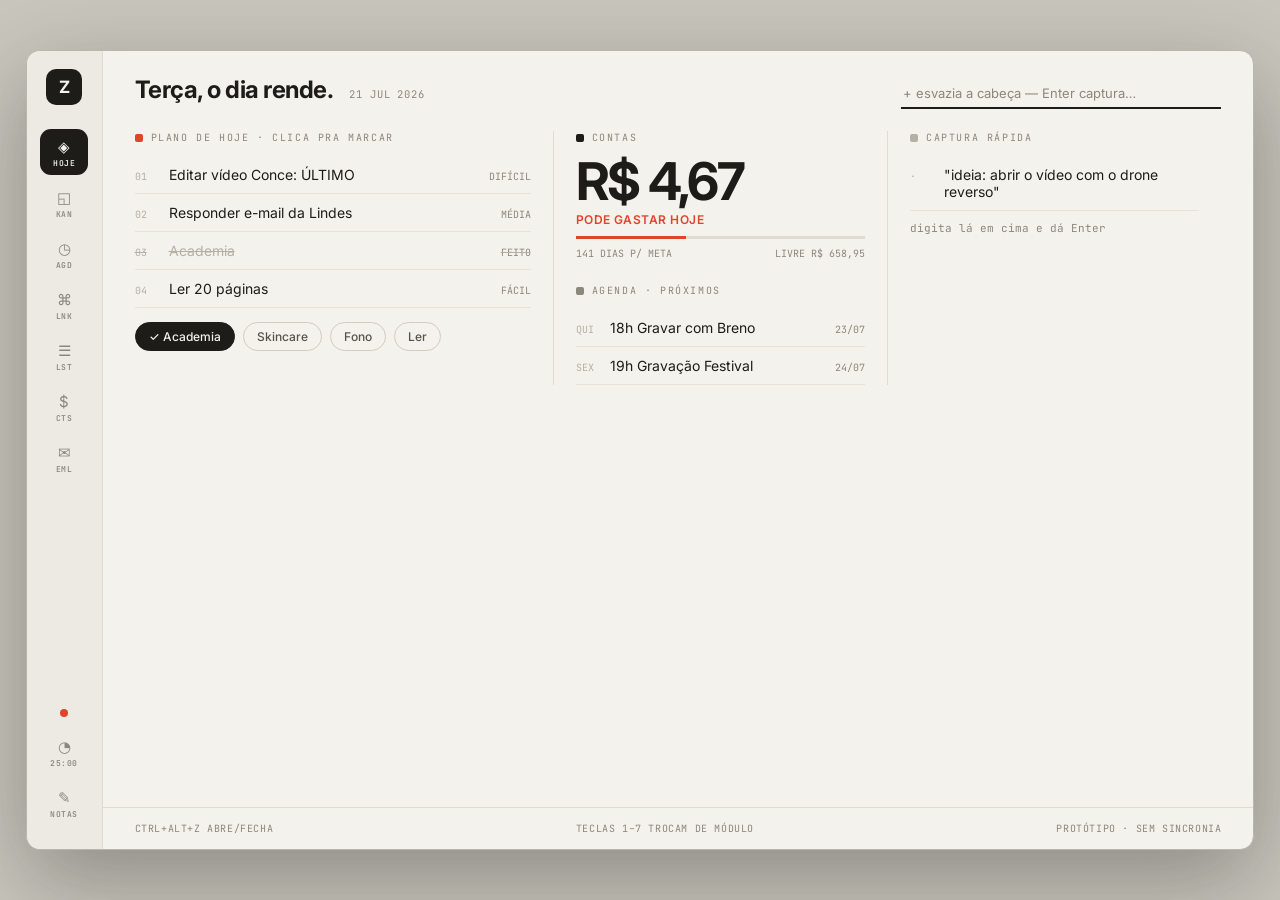
<file: historico/c2-trilho.html>
<!DOCTYPE html>
<html lang="pt-BR"><head><meta charset="utf-8"><title>Zimbar · Protótipo C2 Trilho</title>
<link href="https://fonts.googleapis.com/css2?family=Inter:wght@400;500;600;700&family=JetBrains+Mono:wght@400;500;700&display=swap" rel="stylesheet">
<style>
  *{margin:0;padding:0;box-sizing:border-box}
  html,body{height:100%}
  body{font-family:'Inter',sans-serif;background:#c9c6bd;display:flex;align-items:center;justify-content:center}
  .app{width:min(1240px,96vw);height:min(800px,94vh);background:#f4f2ec;border-radius:14px;display:flex;overflow:hidden;
    box-shadow:0 30px 90px rgba(30,28,22,.35);border:1px solid #b9b6ac}
  /* ── trilho ── */
  .rail{width:76px;background:#eceae2;border-right:1px solid #dedbd0;display:flex;flex-direction:column;align-items:center;padding:18px 0;flex-shrink:0}
  .logo{width:36px;height:36px;border-radius:10px;background:#1d1c18;color:#f4f2ec;display:flex;align-items:center;justify-content:center;
    font-weight:700;font-size:17px;margin-bottom:24px}
  .ric{width:48px;height:46px;border-radius:11px;display:flex;flex-direction:column;align-items:center;justify-content:center;
    color:#8a877c;font-size:15px;margin-bottom:5px;cursor:pointer;border:none;background:transparent;font-family:inherit;transition:background .15s}
  .ric span{font-size:8px;letter-spacing:.06em;margin-top:2px;font-weight:600;font-family:'JetBrains Mono',monospace}
  .ric:hover{background:#e2dfd4}
  .ric.on{background:#1d1c18;color:#f4f2ec}
  .rsp{flex:1}
  .dot-red{width:8px;height:8px;border-radius:50%;background:#e0442c;margin-bottom:12px}
  /* ── main ── */
  .main{flex:1;display:flex;flex-direction:column;min-width:0}
  .top{display:flex;align-items:baseline;gap:16px;padding:24px 32px 0;flex-wrap:wrap}
  .h1{font-size:24px;font-weight:700;letter-spacing:-.02em;color:#1d1c18}
  .date{font-family:'JetBrains Mono',monospace;font-size:10.5px;color:#8a877c;letter-spacing:.08em}
  .tsp{flex:1}
  .cap{width:320px;border:none;border-bottom:2px solid #1d1c18;background:transparent;padding:6px 2px;font-size:13px;
    font-family:'Inter',sans-serif;color:#1d1c18;outline:none}
  .cap::placeholder{color:#8a877c}
  .toast{position:fixed;left:50%;bottom:26px;transform:translateX(-50%);background:#1d1c18;color:#f4f2ec;font-size:12.5px;
    padding:9px 16px;border-radius:8px;opacity:0;transition:opacity .25s;pointer-events:none}
  .toast.show{opacity:1}
  /* views */
  .view{display:none;flex:1;overflow:auto;padding:22px 32px 10px;animation:fin .22s ease-out}
  .view.on{display:block}
  @keyframes fin{from{opacity:.2;transform:translateY(5px)}to{opacity:1;transform:none}}
  .cols{display:grid;grid-template-columns:1.25fr 1fr 1fr;gap:0}
  .col{border-left:1px solid #dedbd0;padding:0 22px;min-width:0}
  .col:first-child{border-left:none;padding-left:0}
  .lab{font-family:'JetBrains Mono',monospace;font-size:10px;letter-spacing:.16em;color:#8a877c;margin:0 0 12px;display:flex;align-items:center;gap:8px}
  .lab i{width:8px;height:8px;border-radius:2px;display:inline-block;flex-shrink:0}
  .item{display:flex;gap:12px;padding:10px 0;border-bottom:1px solid #e6e3d9;font-size:14px;color:#1d1c18;align-items:baseline;cursor:pointer}
  .item .n{font-family:'JetBrains Mono',monospace;font-size:10px;color:#b3b0a4;min-width:22px}
  .item .sub{margin-left:auto;font-family:'JetBrains Mono',monospace;font-size:10px;color:#8a877c;white-space:nowrap;padding-left:10px}
  .item.done{color:#b3b0a4;text-decoration:line-through}
  .chips{display:flex;flex-wrap:wrap;gap:8px;margin-top:14px}
  .chip{border:1px solid #cfccc1;border-radius:100px;padding:6px 13px;font-size:12px;font-weight:500;color:#55534b;cursor:pointer;background:transparent;font-family:inherit}
  .chip.on{background:#1d1c18;border-color:#1d1c18;color:#f4f2ec}
  .big{font-size:52px;font-weight:700;letter-spacing:-.04em;color:#1d1c18;line-height:1;margin:4px 0 2px}
  .big small{display:block;font-size:12px;color:#e0442c;font-weight:600;margin-top:6px;letter-spacing:.04em}
  .meter{height:3px;background:#dedbd0;margin-top:10px;position:relative}
  .meter i{position:absolute;left:0;top:0;height:3px;width:38%;background:#e0442c}
  .meterrow{display:flex;justify-content:space-between;font-family:'JetBrains Mono',monospace;font-size:10px;color:#8a877c;margin-top:8px}
  .foot{display:flex;gap:24px;padding:14px 32px;border-top:1px solid #dedbd0;font-family:'JetBrains Mono',monospace;
    font-size:10px;color:#8a877c;letter-spacing:.06em;flex-wrap:wrap}
  .foot .sp{flex:1}
  /* kanban */
  .kb{display:grid;grid-template-columns:1fr 1fr 1fr;gap:14px}
  .kbcol{background:#eceae2;border-radius:10px;padding:12px}
  .kbcol .kl{font-family:'JetBrains Mono',monospace;font-size:9px;letter-spacing:.12em;color:#8a877c;margin-bottom:10px;display:flex;justify-content:space-between}
  .kcard{background:#f4f2ec;border:1px solid #dedbd0;border-radius:8px;padding:9px 11px;font-size:12.5px;color:#1d1c18;margin-bottom:7px;cursor:pointer}
  .kcard small{display:block;font-family:'JetBrains Mono',monospace;font-size:9px;color:#8a877c;margin-top:3px}
  .kcard:hover{border-color:#1d1c18}
  .hint{font-size:11px;color:#8a877c;margin-top:10px;font-family:'JetBrains Mono',monospace}
  /* agenda */
  .agtog{display:flex;gap:8px;margin-bottom:14px}
  .agtog .chip.on{background:#1d1c18;color:#f4f2ec}
  .cal{display:grid;grid-template-columns:repeat(7,1fr);gap:5px}
  .cwd{font-family:'JetBrains Mono',monospace;font-size:9px;color:#b3b0a4;text-align:center;padding:4px 0}
  .cd{min-height:74px;border:1px solid #dedbd0;border-radius:8px;padding:6px 7px;font-size:10px;color:#55534b;cursor:pointer}
  .cd b{font-size:11px;color:#1d1c18;display:block;margin-bottom:3px}
  .cd:hover{border-color:#1d1c18}
  .cd.hoje{background:#1d1c18;color:#cfccc1}.cd.hoje b{color:#f4f2ec}
  .cd .ev{background:#e0442c;color:#fff;font-size:8.5px;border-radius:4px;padding:1px 5px;margin-top:2px;display:block;
    white-space:nowrap;overflow:hidden;text-overflow:ellipsis}
  .wk .item .d{font-weight:700;min-width:74px;font-size:13px}
  .wk .item .d small{display:block;font-family:'JetBrains Mono',monospace;font-size:8.5px;color:#8a877c;font-weight:400}
  /* links */
  .lgrid{display:grid;grid-template-columns:repeat(auto-fill,minmax(240px,1fr));gap:14px}
  .lfold{background:#eceae2;border-radius:10px;padding:14px 16px}
  .lfold h3{font-size:13.5px;font-weight:700;color:#1d1c18;margin-bottom:8px}
  .lrow{display:flex;gap:9px;align-items:center;padding:6px 0;font-size:13px;color:#1d1c18;border-bottom:1px solid #e0ddd2;cursor:pointer}
  .lrow:last-child{border-bottom:none}
  .lrow:hover{color:#e0442c}
  .lrow i{width:8px;height:8px;border-radius:50%;border:1.5px solid #1d1c18;flex-shrink:0}
  /* listas */
  .mural{display:grid;grid-template-columns:repeat(auto-fill,minmax(240px,1fr));gap:14px}
  .mcard{background:#eceae2;border-radius:10px;padding:14px 16px}
  .mcard h3{font-size:13.5px;font-weight:700;margin-bottom:8px;display:flex;align-items:center;gap:8px}
  .mcard h3 i{width:9px;height:9px;border-radius:3px;display:inline-block}
  .mrow{display:flex;align-items:center;gap:8px;padding:5px 0;font-size:13px;color:#55534b}
  .mrow .x{margin-left:auto;color:#b3b0a4;cursor:pointer;font-size:12px;background:none;border:none;font-family:inherit}
  .mrow .x:hover{color:#e0442c}
  /* contas */
  .ctgrid{display:grid;grid-template-columns:1fr 1fr;gap:26px}
  .mes{padding:10px 0;border-bottom:1px solid #e6e3d9}
  .mes .mh{display:flex;justify-content:space-between;font-size:13.5px;font-weight:700;color:#1d1c18}
  .mes .bar{height:5px;background:#dedbd0;margin:7px 0 5px;position:relative}
  .mes .bar i{position:absolute;left:0;top:0;height:5px;background:#e0442c}
  .mes .mi{display:flex;justify-content:space-between;font-size:11.5px;color:#8a877c;padding:2px 0}
  /* email */
  .em{border-bottom:1px solid #e6e3d9;padding:12px 0;cursor:pointer}
  .em:hover{background:#efede5}
  .em .ef{font-size:13.5px;font-weight:600;color:#1d1c18}
  .em .es{font-size:12.5px;color:#8a877c;margin-top:2px}
  .em .et{float:right;font-family:'JetBrains Mono',monospace;font-size:9.5px;color:#b3b0a4}
</style></head><body>
<div class="app">
  <div class="rail">
    <div class="logo">Z</div>
    <button class="ric on" data-v="hoje" title="1">◈<span>HOJE</span></button>
    <button class="ric" data-v="kanban" title="2">◱<span>KAN</span></button>
    <button class="ric" data-v="agenda" title="3">◷<span>AGD</span></button>
    <button class="ric" data-v="links" title="4">⌘<span>LNK</span></button>
    <button class="ric" data-v="listas" title="5">☰<span>LST</span></button>
    <button class="ric" data-v="contas" title="6">$<span>CTS</span></button>
    <button class="ric" data-v="email" title="7">✉<span>EML</span></button>
    <div class="rsp"></div>
    <div class="dot-red"></div>
    <button class="ric" onclick="toast('pomodoro é decorativo no protótipo :)')">◔<span>25:00</span></button>
    <button class="ric" onclick="toast('ZimNotes fica de fora deste teste')">✎<span>NOTAS</span></button>
  </div>
  <div class="main">
    <div class="top">
      <div class="h1" id="saud">Terça, o dia rende.</div>
      <div class="date">21 JUL 2026</div>
      <div class="tsp"></div>
      <input class="cap" id="capInput" placeholder="+ esvazia a cabeça — Enter captura…">
    </div>

    <!-- HOJE -->
    <div class="view on" id="v-hoje">
      <div class="cols">
        <div class="col">
          <div class="lab"><i style="background:#e0442c"></i>PLANO DE HOJE · CLICA PRA MARCAR</div>
          <div class="item" onclick="tog(this)"><span class="n">01</span>Editar vídeo Conce: ÚLTIMO<span class="sub">DIFÍCIL</span></div>
          <div class="item" onclick="tog(this)"><span class="n">02</span>Responder e-mail da Lindes<span class="sub">MÉDIA</span></div>
          <div class="item done" onclick="tog(this)"><span class="n">03</span>Academia<span class="sub">FEITO</span></div>
          <div class="item" onclick="tog(this)"><span class="n">04</span>Ler 20 páginas<span class="sub">FÁCIL</span></div>
          <div class="chips">
            <button class="chip on" onclick="chip(this)">✓ Academia</button>
            <button class="chip" onclick="chip(this)">Skincare</button>
            <button class="chip" onclick="chip(this)">Fono</button>
            <button class="chip" onclick="chip(this)">Ler</button>
          </div>
        </div>
        <div class="col">
          <div class="lab"><i style="background:#1d1c18"></i>CONTAS</div>
          <div class="big">R$ 4,67<small>PODE GASTAR HOJE</small></div>
          <div class="meter"><i></i></div>
          <div class="meterrow"><span>141 DIAS P/ META</span><span>LIVRE R$ 658,95</span></div>
          <div class="lab" style="margin-top:24px"><i style="background:#8a877c"></i>AGENDA · PRÓXIMOS</div>
          <div class="item"><span class="n">QUI</span>18h Gravar com Breno<span class="sub">23/07</span></div>
          <div class="item"><span class="n">SEX</span>19h Gravação Festival<span class="sub">24/07</span></div>
        </div>
        <div class="col">
          <div class="lab"><i style="background:#b3b0a4"></i>CAPTURA RÁPIDA</div>
          <div id="capList">
            <div class="item" style="cursor:default"><span class="n">·</span>"ideia: abrir o vídeo com o drone reverso"</div>
          </div>
          <div class="hint">digita lá em cima e dá Enter</div>
        </div>
      </div>
    </div>

    <!-- KANBAN -->
    <div class="view" id="v-kanban">
      <div class="lab"><i style="background:#e0442c"></i>KANBAN · CLICA NUM CARD PRA AVANÇAR DE COLUNA</div>
      <div class="kb" id="kb">
        <div class="kbcol" data-col="0"><div class="kl">A FAZER <span id="k0"></span></div></div>
        <div class="kbcol" data-col="1"><div class="kl">FAZENDO <span id="k1"></span></div></div>
        <div class="kbcol" data-col="2"><div class="kl">FEITO <span id="k2"></span></div></div>
      </div>
    </div>

    <!-- AGENDA -->
    <div class="view" id="v-agenda">
      <div class="agtog">
        <button class="chip on" id="tgMes" onclick="agmode('mes')">mês</button>
        <button class="chip" id="tgSem" onclick="agmode('semana')">semana</button>
      </div>
      <div id="agMes">
        <div class="cal">
          <div class="cwd">SEG</div><div class="cwd">TER</div><div class="cwd">QUA</div><div class="cwd">QUI</div><div class="cwd">SEX</div><div class="cwd">SÁB</div><div class="cwd">DOM</div>
        </div>
        <div class="cal" id="calDays"></div>
      </div>
      <div id="agSem" class="wk" style="display:none">
        <div class="item"><span class="d">seg <small>20/07</small></span>—</div>
        <div class="item"><span class="d">ter <small>21/07</small></span>hoje · nada marcado</div>
        <div class="item"><span class="d">qua <small>22/07</small></span>—</div>
        <div class="item"><span class="d">qui <small>23/07</small></span>18h Gravar com Breno</div>
        <div class="item"><span class="d">sex <small>24/07</small></span>19h Gravação Festival de Dança</div>
        <div class="item"><span class="d">sáb <small>25/07</small></span>18h Gravação Festival</div>
        <div class="item"><span class="d">dom <small>26/07</small></span>—</div>
      </div>
    </div>

    <!-- LINKS -->
    <div class="view" id="v-links">
      <div class="lab"><i style="background:#e0442c"></i>LINKS · 1 CLIQUE ABRE (AQUI, SÓ AVISA)</div>
      <div class="lgrid">
        <div class="lfold"><h3>Banco de coisas</h3>
          <div class="lrow" onclick="toast('abriria: Invertexto')"><i></i>Invertexto</div></div>
        <div class="lfold"><h3>Concept</h3>
          <div class="lrow" onclick="toast('abriria: Listas Concept')"><i></i>Listas Concept</div>
          <div class="lrow" onclick="toast('abriria: Vendas FDC')"><i></i>Vendas FDC</div></div>
        <div class="lfold"><h3>Estudos</h3>
          <div class="lrow" onclick="toast('abriria: Figuras de Linguagem')"><i></i>Figuras de Linguagem</div>
          <div class="lrow" onclick="toast('abriria: Manual do Cinema')"><i></i>Manual do Cinema</div>
          <div class="lrow" onclick="toast('abriria: Estante de Refs')"><i></i>Estante de Refs</div></div>
        <div class="lfold"><h3>Meus sites</h3>
          <div class="lrow" onclick="toast('abriria: Pedro&#39;s Hub')"><i></i>Pedro's Hub</div>
          <div class="lrow" onclick="toast('abriria: Dieta')"><i></i>Dieta</div>
          <div class="lrow" onclick="toast('abriria: Contas')"><i></i>Contas</div>
          <div class="lrow" onclick="toast('abriria: Frame')"><i></i>Frame</div></div>
        <div class="lfold"><h3>Lê</h3>
          <div class="lrow" onclick="toast('abriria: Nossos Lugares')"><i></i>Nossos Lugares</div>
          <div class="lrow" onclick="toast('abriria: O Que Veremos')"><i></i>O Que Veremos</div></div>
        <div class="lfold"><h3>Vídeo</h3><div class="lrow" style="color:#8a877c;cursor:default">vazia — arrastaria um link aqui</div></div>
      </div>
    </div>

    <!-- LISTAS -->
    <div class="view" id="v-listas">
      <div class="lab"><i style="background:#e0442c"></i>LISTAS · DO MURAL</div>
      <div class="mural">
        <div class="mcard"><h3><i style="background:#4d7cff"></i>ler/assistir</h3>
          <div class="mrow">Dune part 2<button class="x" onclick="delrow(this)">✕</button></div></div>
        <div class="mcard"><h3><i style="background:#e0b23e"></i>comprar</h3>
          <div class="mrow">filtro nd<button class="x" onclick="delrow(this)">✕</button></div>
          <div class="mrow">arm magic<button class="x" onclick="delrow(this)">✕</button></div>
          <div class="mrow">suporte celular cam e tripé mini<button class="x" onclick="delrow(this)">✕</button></div></div>
        <div class="mcard"><h3><i style="background:#3ea15f"></i>estudos</h3>
          <div class="mrow">inglês/espanhol<button class="x" onclick="delrow(this)">✕</button></div>
          <div class="mrow">guitarra/teoria musical<button class="x" onclick="delrow(this)">✕</button></div></div>
        <div class="mcard"><h3><i style="background:#d84f7c"></i>exames</h3>
          <div class="mrow">proctologista<button class="x" onclick="delrow(this)">✕</button></div></div>
      </div>
    </div>

    <!-- CONTAS -->
    <div class="view" id="v-contas">
      <div class="ctgrid">
        <div>
          <div class="lab"><i style="background:#e0442c"></i>PODE GASTAR HOJE</div>
          <div class="big" style="font-size:64px">R$ 4,67</div>
          <div class="meter"><i></i></div>
          <div class="meterrow"><span>141 DIAS P/ META 06/12</span><span>LIVRE R$ 658,95</span></div>
          <div class="chips" style="margin-top:20px">
            <button class="chip" onclick="toast('abriria o form de atualizar conta')">✎ atualizar conta</button>
          </div>
        </div>
        <div>
          <div class="lab"><i style="background:#1d1c18"></i>PRÓXIMOS 6 MESES · DA PLANILHA</div>
          <div class="mes"><div class="mh"><span>jul/26</span><span>R$ 1.038,78</span></div><div class="bar"><i style="width:100%"></i></div>
            <div class="mi"><span>Iphone (6/10)</span><span>R$ 250,00</span></div><div class="mi"><span>Placa de vídeo (4/12)</span><span>R$ 165,00</span></div></div>
          <div class="mes"><div class="mh"><span>ago/26</span><span>R$ 986,12</span></div><div class="bar"><i style="width:95%"></i></div>
            <div class="mi"><span>Iphone (7/10)</span><span>R$ 250,00</span></div><div class="mi"><span>Skin (1/3)</span><span>R$ 25,30</span></div></div>
          <div class="mes"><div class="mh"><span>set/26</span><span>R$ 1.874,45</span></div><div class="bar"><i style="width:100%"></i></div>
            <div class="mi"><span>Fatura</span><span>R$ 903,00</span></div></div>
          <div class="mes"><div class="mh"><span>out/26</span><span>R$ 1.652,90</span></div><div class="bar"><i style="width:88%"></i></div>
            <div class="mi"><span>Fatura</span><span>R$ 792,00</span></div></div>
        </div>
      </div>
    </div>

    <!-- EMAIL -->
    <div class="view" id="v-email">
      <div class="lab"><i style="background:#e0442c"></i>EMAIL · CAIXA DE ENTRADA</div>
      <div class="em" onclick="toast('abriria o e-mail')"><span class="et">21:04</span><div class="ef">Lindes Company</div><div class="es">Re: cronograma dos vídeos de agosto</div></div>
      <div class="em" onclick="toast('abriria o e-mail')"><span class="et">18:37</span><div class="ef">Festival de Dança</div><div class="es">Credenciais de gravação — sexta 19h</div></div>
      <div class="em" onclick="toast('abriria o e-mail')"><span class="et">15:12</span><div class="ef">Supabase</div><div class="es">Your project usage summary</div></div>
    </div>

    <div class="foot">CTRL+ALT+Z ABRE/FECHA<span class="sp"></span>TECLAS 1–7 TROCAM DE MÓDULO<span class="sp"></span>PROTÓTIPO · SEM SINCRONIA</div>
  </div>
</div>
<div class="toast" id="toast"></div>

<script>
  const ORDEM=['hoje','kanban','agenda','links','listas','contas','email'];
  function go(v){
    document.querySelectorAll('.view').forEach(x=>x.classList.remove('on'));
    document.getElementById('v-'+v).classList.add('on');
    document.querySelectorAll('.ric[data-v]').forEach(b=>b.classList.toggle('on',b.dataset.v===v));
  }
  document.querySelectorAll('.ric[data-v]').forEach(b=>b.addEventListener('click',()=>go(b.dataset.v)));
  document.addEventListener('keydown',e=>{
    if(e.target.tagName==='INPUT')return;
    const i=parseInt(e.key)-1;
    if(i>=0&&i<ORDEM.length)go(ORDEM[i]);
  });
  function tog(el){el.classList.toggle('done');}
  function chip(el){el.classList.toggle('on');}
  function delrow(btn){btn.parentElement.remove();}
  let tT;function toast(m){const t=document.getElementById('toast');t.textContent=m;t.classList.add('show');clearTimeout(tT);tT=setTimeout(()=>t.classList.remove('show'),1600);}
  // captura
  document.getElementById('capInput').addEventListener('keydown',e=>{
    if(e.key==='Enter'&&e.target.value.trim()){
      const d=document.createElement('div');d.className='item';d.style.cursor='default';
      d.innerHTML='<span class="n">·</span>'+e.target.value.trim().replace(/</g,'&lt;');
      document.getElementById('capList').prepend(d);
      e.target.value='';toast('capturado ✓');go('hoje');
    }
  });
  // kanban
  const KDATA=[["18h: Gravar com Breno|23/07","Editar reels DKAH|","18h: Gravação Festival|25/07","19h: Grav. Festival de Dança|24/07","Aftermovie|","Clipe Manske|"],[],["Absolute|","aftermovie fdc|","Vídeo DKAH|","Casamento Ana|"]];
  function kbrender(){
    document.querySelectorAll('.kbcol').forEach((c,ci)=>{
      c.querySelectorAll('.kcard').forEach(x=>x.remove());
      KDATA[ci].forEach((t,ti)=>{
        const[tt,dd]=t.split('|');
        const el=document.createElement('div');el.className='kcard';
        el.innerHTML=tt+(dd?'<small>'+dd+'</small>':'');
        el.onclick=()=>{KDATA[ci].splice(ti,1);KDATA[(ci+1)%3].push(t);kbrender();};
        c.appendChild(el);
      });
      document.getElementById('k'+ci).textContent=KDATA[ci].length;
    });
  }
  kbrender();
  // agenda mês
  const EV={23:'18h Breno',24:'19h Festival',25:'18h Festival'};
  (function(){
    const c=document.getElementById('calDays');
    for(let i=0;i<2;i++){const d=document.createElement('div');c.appendChild(d);}   // jul/26 começa qua
    for(let d=1;d<=31;d++){
      const el=document.createElement('div');el.className='cd'+(d===21?' hoje':'');
      el.innerHTML='<b>'+d+'</b>'+(EV[d]?'<span class="ev">'+EV[d]+'</span>':'');
      el.onclick=()=>toast('marcaria evento no dia '+d+'/07');
      c.appendChild(el);
    }
  })();
  function agmode(m){
    document.getElementById('agMes').style.display=m==='mes'?'':'none';
    document.getElementById('agSem').style.display=m==='semana'?'':'none';
    document.getElementById('tgMes').classList.toggle('on',m==='mes');
    document.getElementById('tgSem').classList.toggle('on',m==='semana');
  }
</script>
</body></html>
</file>
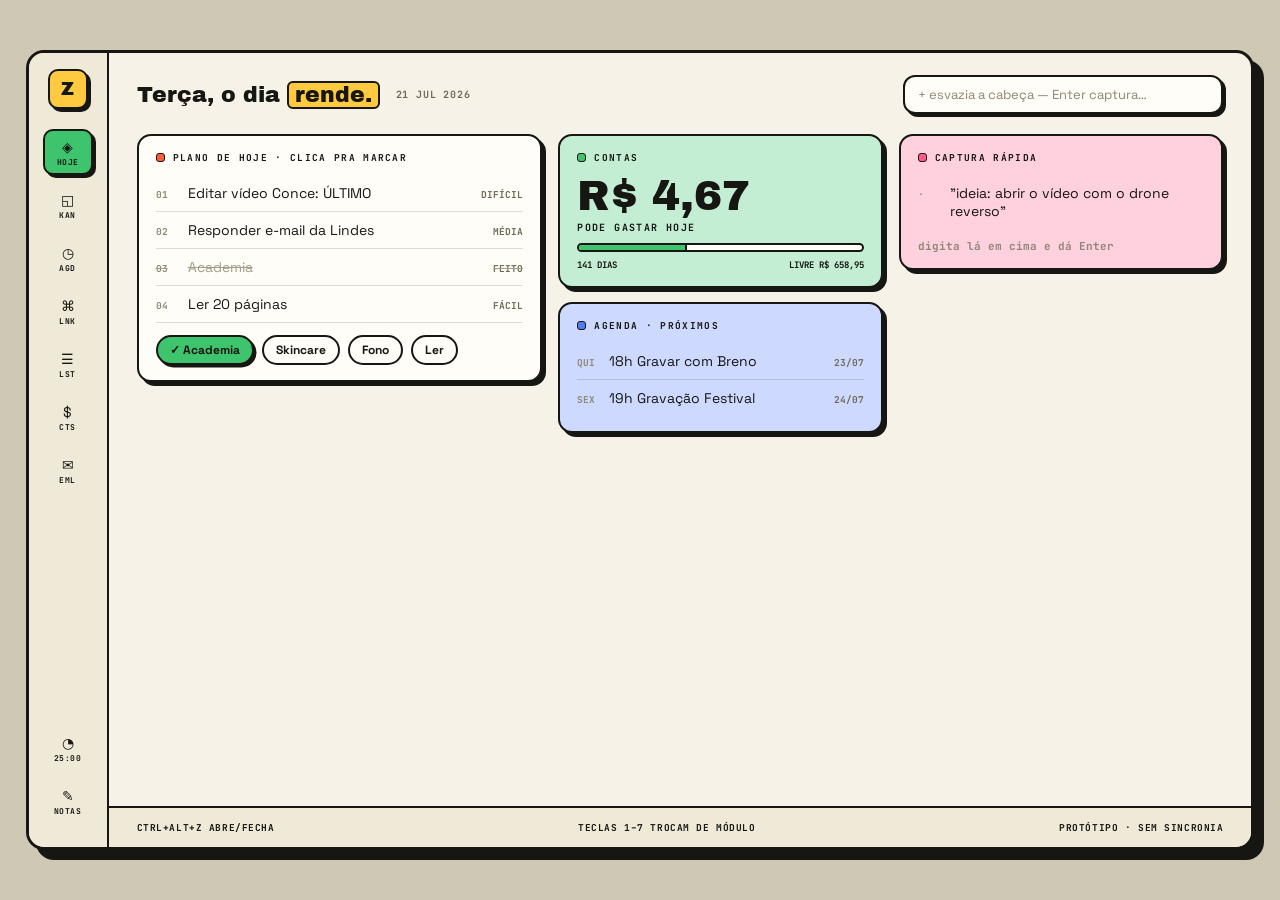
<file: historico/c2-zimbar-atual.html>
<!DOCTYPE html>
<html lang="pt-BR"><head><meta charset="utf-8"><title>Zimbar · Protótipo C2 Neobrutal</title>
<link href="https://fonts.googleapis.com/css2?family=Archivo+Black&family=Space+Grotesk:wght@400;500;700&family=JetBrains+Mono:wght@400;500;700&display=swap" rel="stylesheet">
<style>
  *{margin:0;padding:0;box-sizing:border-box}
  html,body{height:100%}
  body{font-family:'Space Grotesk',sans-serif;background:#cfc8b4;display:flex;align-items:center;justify-content:center}
  .app{width:min(1240px,96vw);height:min(800px,94vh);background:#f6f2e7;border-radius:18px;display:flex;overflow:hidden;
    border:3px solid #161613;box-shadow:10px 10px 0 #161613;color:#161613}
  /* ── trilho ── */
  .rail{width:80px;background:#efe9d8;border-right:2px solid #161613;display:flex;flex-direction:column;align-items:center;padding:16px 0;flex-shrink:0}
  .logo{width:40px;height:40px;border-radius:10px;background:#ffc940;border:2px solid #161613;box-shadow:3px 3px 0 #161613;
    display:flex;align-items:center;justify-content:center;font-family:'Archivo Black',sans-serif;font-size:18px;margin-bottom:20px}
  .ric{width:50px;height:46px;border-radius:10px;display:flex;flex-direction:column;align-items:center;justify-content:center;
    color:#161613;font-size:14px;margin-bottom:7px;cursor:pointer;border:2px solid transparent;background:transparent;font-family:inherit;transition:transform .1s}
  .ric span{font-size:8px;letter-spacing:.05em;margin-top:1px;font-weight:700;font-family:'JetBrains Mono',monospace}
  .ric:hover{border-color:#161613;background:#fffdf7}
  .ric.on{background:#3ec46d;border-color:#161613;box-shadow:3px 3px 0 #161613}
  .ric:active{transform:translate(1px,1px)}
  .rsp{flex:1}
  /* ── main ── */
  .main{flex:1;display:flex;flex-direction:column;min-width:0}
  .top{display:flex;align-items:center;gap:16px;padding:22px 28px 0;flex-wrap:wrap}
  .h1{font-family:'Archivo Black',sans-serif;font-size:22px}
  .h1 em{font-style:normal;background:#ffc940;padding:0 6px;border-radius:6px;border:2px solid #161613}
  .date{font-family:'JetBrains Mono',monospace;font-size:10px;color:#6f6a58;letter-spacing:.08em;font-weight:700}
  .tsp{flex:1}
  .cap{width:320px;background:#fffdf7;border:2px solid #161613;border-radius:12px;padding:9px 13px;font-size:13px;
    font-family:'Space Grotesk',sans-serif;color:#161613;outline:none;box-shadow:3px 3px 0 #161613}
  .cap::placeholder{color:#8d8776}
  .cap:focus{border-color:#3ec46d}
  .toast{position:fixed;left:50%;bottom:26px;transform:translateX(-50%);background:#161613;color:#f6f2e7;font-size:12.5px;font-weight:700;
    padding:10px 18px;border-radius:10px;border:2px solid #161613;opacity:0;transition:opacity .25s;pointer-events:none}
  .toast.show{opacity:1}
  /* views */
  .view{display:none;flex:1;overflow:auto;padding:20px 28px 10px;animation:fin .22s ease-out}
  .view.on{display:block}
  @keyframes fin{from{opacity:.2;transform:translateY(5px)}to{opacity:1;transform:none}}
  .cols{display:grid;grid-template-columns:1.25fr 1fr 1fr;gap:16px;align-items:start}
  .card{background:#fffdf7;border:2px solid #161613;border-radius:14px;box-shadow:4px 4px 0 #161613;padding:15px 17px;margin-bottom:14px}
  .card.leafs{background:#c4eed4}.card.skys{background:#cdd9ff}.card.suns{background:#ffe9ac}.card.roses{background:#ffd0de}.card.grapes{background:#d9d1ff}
  .lab{font-family:'JetBrains Mono',monospace;font-size:9.5px;letter-spacing:.14em;font-weight:700;margin-bottom:11px;display:flex;align-items:center;gap:8px}
  .lab i{width:9px;height:9px;border-radius:3px;border:1.5px solid #161613;display:inline-block;flex-shrink:0}
  .item{display:flex;gap:10px;padding:9px 0;border-bottom:1.5px solid rgba(22,22,19,.14);font-size:14px;align-items:baseline;cursor:pointer}
  .item:last-child{border-bottom:none}
  .item .n{font-family:'JetBrains Mono',monospace;font-size:9.5px;color:#8d8776;min-width:22px;font-weight:700}
  .item .sub{margin-left:auto;font-family:'JetBrains Mono',monospace;font-size:9.5px;color:#6f6a58;font-weight:700;white-space:nowrap;padding-left:10px}
  .item.done{color:#a49d8a;text-decoration:line-through}
  .chips{display:flex;flex-wrap:wrap;gap:8px;margin-top:12px}
  .chip{border:2px solid #161613;border-radius:100px;padding:5px 12px;font-size:12px;font-weight:700;background:#fffdf7;cursor:pointer;font-family:inherit;color:#161613}
  .chip.on{background:#3ec46d;box-shadow:2.5px 2.5px 0 #161613}
  .chip:active{transform:translate(1px,1px);box-shadow:none}
  .big{font-family:'Archivo Black',sans-serif;font-size:42px;line-height:1;margin:2px 0 4px}
  .big small{display:block;font-family:'JetBrains Mono',monospace;font-size:10px;font-weight:700;letter-spacing:.14em;margin-top:6px}
  .meter{height:9px;background:#fffdf7;border:2px solid #161613;border-radius:5px;margin-top:10px;position:relative;overflow:hidden}
  .meter i{position:absolute;left:0;top:0;bottom:0;width:38%;background:#3ec46d;border-right:2px solid #161613}
  .meterrow{display:flex;justify-content:space-between;font-family:'JetBrains Mono',monospace;font-size:9px;margin-top:7px;font-weight:700}
  .foot{display:flex;gap:24px;padding:13px 28px;border-top:2px solid #161613;background:#efe9d8;
    font-family:'JetBrains Mono',monospace;font-size:9.5px;letter-spacing:.06em;font-weight:700;flex-wrap:wrap}
  .foot .sp{flex:1}
  .hint{font-size:11px;color:#8d8776;margin-top:10px;font-family:'JetBrains Mono',monospace;font-weight:700}
  /* kanban */
  .kb{display:grid;grid-template-columns:1fr 1fr 1fr;gap:14px}
  .kbcol{background:#fffdf7;border:2px solid #161613;border-radius:12px;padding:12px;box-shadow:4px 4px 0 #161613}
  .kbcol .kl{font-family:'JetBrains Mono',monospace;font-size:9px;letter-spacing:.1em;font-weight:700;margin-bottom:10px;display:flex;justify-content:space-between;align-items:center}
  .kbcol .kl b{background:#ffc940;border:1.5px solid #161613;border-radius:100px;padding:0 6px;font-size:9px}
  .kbcol[data-col="0"] .kl u{background:#c4eed4;border:1.5px solid #161613;border-radius:100px;padding:2px 8px;text-decoration:none}
  .kbcol[data-col="1"] .kl u{background:#ffe9ac;border:1.5px solid #161613;border-radius:100px;padding:2px 8px;text-decoration:none}
  .kbcol[data-col="2"] .kl u{background:#cdd9ff;border:1.5px solid #161613;border-radius:100px;padding:2px 8px;text-decoration:none}
  .kcard{background:#f6f2e7;border:2px solid #161613;border-radius:9px;padding:8px 10px;font-size:12.5px;margin-bottom:7px;cursor:pointer;
    box-shadow:2.5px 2.5px 0 #161613;font-weight:500;transition:transform .1s}
  .kcard small{display:block;font-family:'JetBrains Mono',monospace;font-size:9px;color:#6f6a58;margin-top:3px;font-weight:700}
  .kcard:hover{border-color:#3ec46d}
  .kcard:active{transform:translate(1.5px,1.5px);box-shadow:none}
  /* agenda */
  .agtog{display:flex;gap:8px;margin-bottom:14px}
  .cal{display:grid;grid-template-columns:repeat(7,1fr);gap:6px}
  .cwd{font-family:'JetBrains Mono',monospace;font-size:9px;color:#8d8776;text-align:center;padding:4px 0;font-weight:700}
  .cd{min-height:72px;border:2px solid #161613;border-radius:9px;padding:6px 7px;font-size:10px;background:#fffdf7;cursor:pointer}
  .cd b{font-size:11px;display:block;margin-bottom:3px;font-weight:700}
  .cd:hover{background:#ffe9ac}
  .cd.hoje{background:#c4eed4;box-shadow:3px 3px 0 #161613}
  .cd .ev{background:#cdd9ff;border:1.5px solid #161613;color:#161613;font-size:8.5px;border-radius:4px;padding:1px 4px;margin-top:2px;display:block;
    white-space:nowrap;overflow:hidden;text-overflow:ellipsis;font-weight:700}
  .wk .item .d{font-weight:700;min-width:78px;font-size:13px}
  .wk .item .d small{display:block;font-family:'JetBrains Mono',monospace;font-size:8.5px;color:#6f6a58;font-weight:700}
  /* links */
  .lgrid{display:grid;grid-template-columns:repeat(auto-fill,minmax(240px,1fr));gap:16px}
  .lfold{border:2px solid #161613;border-radius:12px;padding:13px 15px;box-shadow:4px 4px 0 #161613}
  .lfold h3{font-size:13.5px;font-weight:700;margin-bottom:8px}
  .lf0{background:#ffe9ac}.lf1{background:#c4eed4}.lf2{background:#ffd0de}.lf3{background:#cdd9ff}.lf4{background:#ffd3c4}.lf5{background:#d9d1ff}
  .lrow{display:flex;gap:9px;align-items:center;padding:6px 0;font-size:13px;border-bottom:1.5px solid rgba(22,22,19,.14);cursor:pointer;font-weight:500}
  .lrow:last-child{border-bottom:none}
  .lrow:hover{font-weight:700}
  .lrow i{width:9px;height:9px;border-radius:50%;border:1.5px solid #161613;background:#fffdf7;flex-shrink:0}
  /* listas */
  .mural{display:grid;grid-template-columns:repeat(auto-fill,minmax(240px,1fr));gap:16px}
  .mcard{border:2px solid #161613;border-radius:12px;padding:13px 15px;box-shadow:4px 4px 0 #161613}
  .mcard h3{font-size:13.5px;font-weight:700;margin-bottom:8px;display:flex;align-items:center;gap:8px}
  .mcard h3 i{width:10px;height:10px;border-radius:3px;border:1.5px solid #161613;display:inline-block}
  .mrow{display:flex;align-items:center;gap:8px;padding:5px 0;font-size:13px;font-weight:500}
  .mrow .x{margin-left:auto;color:#8d8776;cursor:pointer;font-size:12px;background:none;border:none;font-family:inherit;font-weight:700}
  .mrow .x:hover{color:#ff5f35}
  /* contas */
  .ctgrid{display:grid;grid-template-columns:1fr 1fr;gap:18px;align-items:start}
  .mes{padding:9px 0;border-bottom:1.5px solid rgba(22,22,19,.14)}
  .mes:last-child{border-bottom:none}
  .mes .mh{display:flex;justify-content:space-between;font-size:13.5px;font-weight:700}
  .mes .bar{height:8px;background:#f6f2e7;border:1.5px solid #161613;border-radius:4px;margin:7px 0 5px;position:relative;overflow:hidden}
  .mes .bar i{position:absolute;left:0;top:0;bottom:0;background:#3ec46d}
  .mes .mi{display:flex;justify-content:space-between;font-size:11.5px;color:#55524a;padding:2px 0}
  /* email */
  .em{border:2px solid #161613;border-radius:12px;background:#fffdf7;box-shadow:3px 3px 0 #161613;padding:12px 15px;margin-bottom:10px;cursor:pointer}
  .em:hover{background:#ffe9ac}
  .em .ef{font-size:13.5px;font-weight:700}
  .em .es{font-size:12.5px;color:#55524a;margin-top:2px}
  .em .et{float:right;font-family:'JetBrains Mono',monospace;font-size:9.5px;color:#8d8776;font-weight:700}
</style></head><body>
<div class="app">
  <div class="rail">
    <div class="logo">Z</div>
    <button class="ric on" data-v="hoje" title="1">◈<span>HOJE</span></button>
    <button class="ric" data-v="kanban" title="2">◱<span>KAN</span></button>
    <button class="ric" data-v="agenda" title="3">◷<span>AGD</span></button>
    <button class="ric" data-v="links" title="4">⌘<span>LNK</span></button>
    <button class="ric" data-v="listas" title="5">☰<span>LST</span></button>
    <button class="ric" data-v="contas" title="6">$<span>CTS</span></button>
    <button class="ric" data-v="email" title="7">✉<span>EML</span></button>
    <div class="rsp"></div>
    <button class="ric" onclick="toast('pomodoro é decorativo no protótipo :)')">◔<span>25:00</span></button>
    <button class="ric" onclick="toast('ZimNotes fica de fora deste teste')">✎<span>NOTAS</span></button>
  </div>
  <div class="main">
    <div class="top">
      <div class="h1">Terça, o dia <em>rende.</em></div>
      <div class="date">21 JUL 2026</div>
      <div class="tsp"></div>
      <input class="cap" id="capInput" placeholder="+ esvazia a cabeça — Enter captura…">
    </div>

    <!-- HOJE -->
    <div class="view on" id="v-hoje">
      <div class="cols">
        <div>
          <div class="card">
            <div class="lab"><i style="background:#ff5f35"></i>PLANO DE HOJE · CLICA PRA MARCAR</div>
            <div class="item" onclick="tog(this)"><span class="n">01</span>Editar vídeo Conce: ÚLTIMO<span class="sub">DIFÍCIL</span></div>
            <div class="item" onclick="tog(this)"><span class="n">02</span>Responder e-mail da Lindes<span class="sub">MÉDIA</span></div>
            <div class="item done" onclick="tog(this)"><span class="n">03</span>Academia<span class="sub">FEITO</span></div>
            <div class="item" onclick="tog(this)"><span class="n">04</span>Ler 20 páginas<span class="sub">FÁCIL</span></div>
            <div class="chips">
              <button class="chip on" onclick="chip(this)">✓ Academia</button>
              <button class="chip" onclick="chip(this)">Skincare</button>
              <button class="chip" onclick="chip(this)">Fono</button>
              <button class="chip" onclick="chip(this)">Ler</button>
            </div>
          </div>
        </div>
        <div>
          <div class="card leafs">
            <div class="lab"><i style="background:#3ec46d"></i>CONTAS</div>
            <div class="big">R$ 4,67<small>PODE GASTAR HOJE</small></div>
            <div class="meter"><i></i></div>
            <div class="meterrow"><span>141 DIAS</span><span>LIVRE R$ 658,95</span></div>
          </div>
          <div class="card skys">
            <div class="lab"><i style="background:#4d7cff"></i>AGENDA · PRÓXIMOS</div>
            <div class="item"><span class="n">QUI</span>18h Gravar com Breno<span class="sub">23/07</span></div>
            <div class="item"><span class="n">SEX</span>19h Gravação Festival<span class="sub">24/07</span></div>
          </div>
        </div>
        <div>
          <div class="card roses">
            <div class="lab"><i style="background:#ff5c8a"></i>CAPTURA RÁPIDA</div>
            <div id="capList">
              <div class="item" style="cursor:default"><span class="n">·</span>"ideia: abrir o vídeo com o drone reverso"</div>
            </div>
            <div class="hint">digita lá em cima e dá Enter</div>
          </div>
        </div>
      </div>
    </div>

    <!-- KANBAN -->
    <div class="view" id="v-kanban">
      <div class="lab"><i style="background:#ff5f35"></i>KANBAN · CLICA NUM CARD PRA AVANÇAR DE COLUNA</div>
      <div class="kb" id="kb">
        <div class="kbcol" data-col="0"><div class="kl"><u>A FAZER</u><b id="k0"></b></div></div>
        <div class="kbcol" data-col="1"><div class="kl"><u>FAZENDO</u><b id="k1"></b></div></div>
        <div class="kbcol" data-col="2"><div class="kl"><u>FEITO</u><b id="k2"></b></div></div>
      </div>
    </div>

    <!-- AGENDA -->
    <div class="view" id="v-agenda">
      <div class="agtog">
        <button class="chip on" id="tgMes" onclick="agmode('mes')">mês</button>
        <button class="chip" id="tgSem" onclick="agmode('semana')">semana</button>
      </div>
      <div id="agMes">
        <div class="cal">
          <div class="cwd">SEG</div><div class="cwd">TER</div><div class="cwd">QUA</div><div class="cwd">QUI</div><div class="cwd">SEX</div><div class="cwd">SÁB</div><div class="cwd">DOM</div>
        </div>
        <div class="cal" id="calDays" style="margin-top:6px"></div>
      </div>
      <div id="agSem" class="wk" style="display:none">
        <div class="card">
        <div class="item"><span class="d">seg <small>20/07</small></span>—</div>
        <div class="item"><span class="d">ter <small>21/07</small></span>hoje · nada marcado</div>
        <div class="item"><span class="d">qua <small>22/07</small></span>—</div>
        <div class="item"><span class="d">qui <small>23/07</small></span>18h Gravar com Breno</div>
        <div class="item"><span class="d">sex <small>24/07</small></span>19h Gravação Festival de Dança</div>
        <div class="item"><span class="d">sáb <small>25/07</small></span>18h Gravação Festival</div>
        <div class="item"><span class="d">dom <small>26/07</small></span>—</div>
        </div>
      </div>
    </div>

    <!-- LINKS -->
    <div class="view" id="v-links">
      <div class="lab"><i style="background:#ff5f35"></i>LINKS · 1 CLIQUE ABRE (AQUI, SÓ AVISA)</div>
      <div class="lgrid">
        <div class="lfold lf0"><h3>Banco de coisas</h3>
          <div class="lrow" onclick="toast('abriria: Invertexto')"><i></i>Invertexto</div></div>
        <div class="lfold lf1"><h3>Concept</h3>
          <div class="lrow" onclick="toast('abriria: Listas Concept')"><i></i>Listas Concept</div>
          <div class="lrow" onclick="toast('abriria: Vendas FDC')"><i></i>Vendas FDC</div></div>
        <div class="lfold lf2"><h3>Estudos</h3>
          <div class="lrow" onclick="toast('abriria: Figuras de Linguagem')"><i></i>Figuras de Linguagem</div>
          <div class="lrow" onclick="toast('abriria: Manual do Cinema')"><i></i>Manual do Cinema</div>
          <div class="lrow" onclick="toast('abriria: Estante de Refs')"><i></i>Estante de Refs</div></div>
        <div class="lfold lf3"><h3>Meus sites</h3>
          <div class="lrow" onclick="toast('abriria: Pedro&#39;s Hub')"><i></i>Pedro's Hub</div>
          <div class="lrow" onclick="toast('abriria: Dieta')"><i></i>Dieta</div>
          <div class="lrow" onclick="toast('abriria: Contas')"><i></i>Contas</div>
          <div class="lrow" onclick="toast('abriria: Frame')"><i></i>Frame</div></div>
        <div class="lfold lf4"><h3>Lê</h3>
          <div class="lrow" onclick="toast('abriria: Nossos Lugares')"><i></i>Nossos Lugares</div>
          <div class="lrow" onclick="toast('abriria: O Que Veremos')"><i></i>O Que Veremos</div></div>
        <div class="lfold lf5"><h3>Vídeo</h3><div class="lrow" style="cursor:default;color:#55524a">vazia — arrastaria um link aqui</div></div>
      </div>
    </div>

    <!-- LISTAS -->
    <div class="view" id="v-listas">
      <div class="lab"><i style="background:#ff5f35"></i>LISTAS · DO MURAL</div>
      <div class="mural">
        <div class="mcard" style="background:#cdd9ff"><h3><i style="background:#4d7cff"></i>ler/assistir</h3>
          <div class="mrow">Dune part 2<button class="x" onclick="delrow(this)">✕</button></div></div>
        <div class="mcard" style="background:#ffe9ac"><h3><i style="background:#ffc940"></i>comprar</h3>
          <div class="mrow">filtro nd<button class="x" onclick="delrow(this)">✕</button></div>
          <div class="mrow">arm magic<button class="x" onclick="delrow(this)">✕</button></div>
          <div class="mrow">suporte celular cam e tripé mini<button class="x" onclick="delrow(this)">✕</button></div></div>
        <div class="mcard" style="background:#c4eed4"><h3><i style="background:#3ec46d"></i>estudos</h3>
          <div class="mrow">inglês/espanhol<button class="x" onclick="delrow(this)">✕</button></div>
          <div class="mrow">guitarra/teoria musical<button class="x" onclick="delrow(this)">✕</button></div></div>
        <div class="mcard" style="background:#ffd0de"><h3><i style="background:#ff5c8a"></i>exames</h3>
          <div class="mrow">proctologista<button class="x" onclick="delrow(this)">✕</button></div></div>
      </div>
    </div>

    <!-- CONTAS -->
    <div class="view" id="v-contas">
      <div class="ctgrid">
        <div class="card leafs" style="margin-bottom:0">
          <div class="lab"><i style="background:#3ec46d"></i>PODE GASTAR HOJE</div>
          <div class="big" style="font-size:56px">R$ 4,67</div>
          <div class="meter"><i></i></div>
          <div class="meterrow"><span>141 DIAS P/ META 06/12</span><span>LIVRE R$ 658,95</span></div>
          <div class="chips" style="margin-top:16px">
            <button class="chip" onclick="toast('abriria o form de atualizar conta')">✎ atualizar conta</button>
          </div>
        </div>
        <div class="card" style="margin-bottom:0">
          <div class="lab"><i style="background:#161613"></i>PRÓXIMOS 6 MESES · DA PLANILHA</div>
          <div class="mes"><div class="mh"><span>jul/26</span><span>R$ 1.038,78</span></div><div class="bar"><i style="width:100%"></i></div>
            <div class="mi"><span>Iphone (6/10)</span><span>R$ 250,00</span></div><div class="mi"><span>Placa de vídeo (4/12)</span><span>R$ 165,00</span></div></div>
          <div class="mes"><div class="mh"><span>ago/26</span><span>R$ 986,12</span></div><div class="bar"><i style="width:95%"></i></div>
            <div class="mi"><span>Iphone (7/10)</span><span>R$ 250,00</span></div><div class="mi"><span>Skin (1/3)</span><span>R$ 25,30</span></div></div>
          <div class="mes"><div class="mh"><span>set/26</span><span>R$ 1.874,45</span></div><div class="bar"><i style="width:100%"></i></div>
            <div class="mi"><span>Fatura</span><span>R$ 903,00</span></div></div>
          <div class="mes"><div class="mh"><span>out/26</span><span>R$ 1.652,90</span></div><div class="bar"><i style="width:88%"></i></div>
            <div class="mi"><span>Fatura</span><span>R$ 792,00</span></div></div>
        </div>
      </div>
    </div>

    <!-- EMAIL -->
    <div class="view" id="v-email">
      <div class="lab"><i style="background:#ff5f35"></i>EMAIL · CAIXA DE ENTRADA</div>
      <div class="em" onclick="toast('abriria o e-mail')"><span class="et">21:04</span><div class="ef">Lindes Company</div><div class="es">Re: cronograma dos vídeos de agosto</div></div>
      <div class="em" onclick="toast('abriria o e-mail')"><span class="et">18:37</span><div class="ef">Festival de Dança</div><div class="es">Credenciais de gravação — sexta 19h</div></div>
      <div class="em" onclick="toast('abriria o e-mail')"><span class="et">15:12</span><div class="ef">Supabase</div><div class="es">Your project usage summary</div></div>
    </div>

    <div class="foot">CTRL+ALT+Z ABRE/FECHA<span class="sp"></span>TECLAS 1–7 TROCAM DE MÓDULO<span class="sp"></span>PROTÓTIPO · SEM SINCRONIA</div>
  </div>
</div>
<div class="toast" id="toast"></div>

<script>
  const ORDEM=['hoje','kanban','agenda','links','listas','contas','email'];
  function go(v){
    document.querySelectorAll('.view').forEach(x=>x.classList.remove('on'));
    document.getElementById('v-'+v).classList.add('on');
    document.querySelectorAll('.ric[data-v]').forEach(b=>b.classList.toggle('on',b.dataset.v===v));
  }
  document.querySelectorAll('.ric[data-v]').forEach(b=>b.addEventListener('click',()=>go(b.dataset.v)));
  document.addEventListener('keydown',e=>{
    if(e.target.tagName==='INPUT')return;
    const i=parseInt(e.key)-1;
    if(i>=0&&i<ORDEM.length)go(ORDEM[i]);
  });
  function tog(el){el.classList.toggle('done');}
  function chip(el){el.classList.toggle('on');}
  function delrow(btn){btn.parentElement.remove();}
  let tT;function toast(m){const t=document.getElementById('toast');t.textContent=m;t.classList.add('show');clearTimeout(tT);tT=setTimeout(()=>t.classList.remove('show'),1600);}
  document.getElementById('capInput').addEventListener('keydown',e=>{
    if(e.key==='Enter'&&e.target.value.trim()){
      const d=document.createElement('div');d.className='item';d.style.cursor='default';
      d.innerHTML='<span class="n">·</span>'+e.target.value.trim().replace(/</g,'&lt;');
      document.getElementById('capList').prepend(d);
      e.target.value='';toast('capturado ✓');go('hoje');
    }
  });
  const KDATA=[["18h: Gravar com Breno|23/07","Editar reels DKAH|","18h: Gravação Festival|25/07","19h: Grav. Festival de Dança|24/07","Aftermovie|","Clipe Manske|"],[],["Absolute|","aftermovie fdc|","Vídeo DKAH|","Casamento Ana|"]];
  function kbrender(){
    document.querySelectorAll('.kbcol').forEach((c,ci)=>{
      c.querySelectorAll('.kcard').forEach(x=>x.remove());
      KDATA[ci].forEach((t,ti)=>{
        const[tt,dd]=t.split('|');
        const el=document.createElement('div');el.className='kcard';
        el.innerHTML=tt+(dd?'<small>'+dd+'</small>':'');
        el.onclick=()=>{KDATA[ci].splice(ti,1);KDATA[(ci+1)%3].push(t);kbrender();};
        c.appendChild(el);
      });
      document.getElementById('k'+ci).textContent=KDATA[ci].length;
    });
  }
  kbrender();
  const EV={23:'18h Breno',24:'19h Festival',25:'18h Festival'};
  (function(){
    const c=document.getElementById('calDays');
    for(let i=0;i<2;i++){const d=document.createElement('div');c.appendChild(d);}
    for(let d=1;d<=31;d++){
      const el=document.createElement('div');el.className='cd'+(d===21?' hoje':'');
      el.innerHTML='<b>'+d+'</b>'+(EV[d]?'<span class="ev">'+EV[d]+'</span>':'');
      el.onclick=()=>toast('marcaria evento no dia '+d+'/07');
      c.appendChild(el);
    }
  })();
  function agmode(m){
    document.getElementById('agMes').style.display=m==='mes'?'':'none';
    document.getElementById('agSem').style.display=m==='semana'?'':'none';
    document.getElementById('tgMes').classList.toggle('on',m==='mes');
    document.getElementById('tgSem').classList.toggle('on',m==='semana');
  }
</script>
</body></html>
</file>
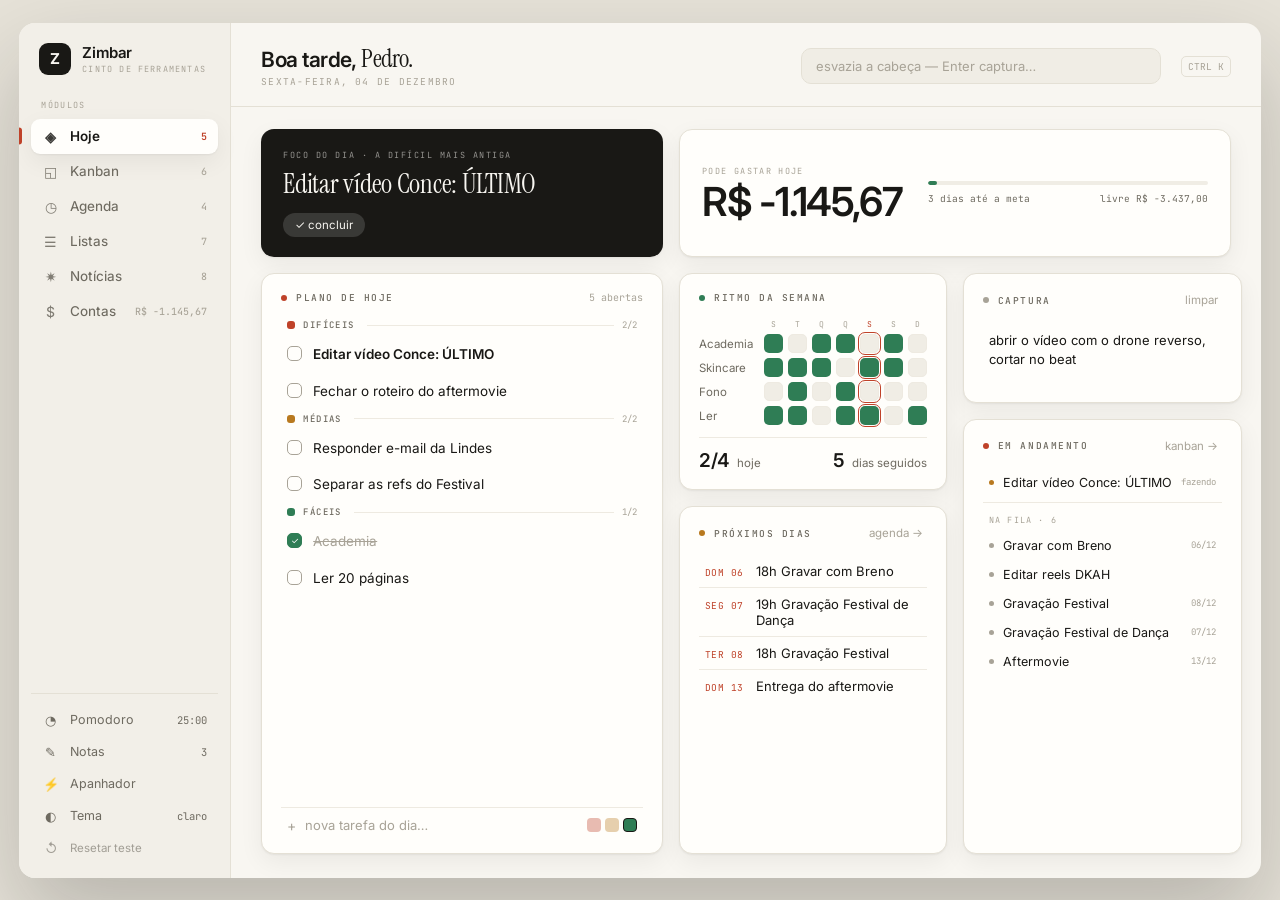
<file: historico/zimbar-trilho.html>
<!DOCTYPE html>
<html lang="pt-BR"><head><meta charset="utf-8">
<title>Zimbar · Trilho</title>
<link href="https://fonts.googleapis.com/css2?family=Instrument+Serif:ital@0;1&family=Inter:wght@400;450;500;600;700&family=JetBrains+Mono:wght@400;500&display=swap" rel="stylesheet">
<style>
:root{
  --bg:#e6e2d8; --shell:#f8f6f1; --rail:#f2efe8; --panel:#fffefb; --sunk:#f0ede5;
  --line:#e4e0d5; --line-soft:#eeeae1;
  --ink:#191815; --dim:#6e6a60; --faint:#a8a397;
  --acc:#bf4229; --acc-ink:#fff; --acc-soft:#f7e3dd;
  --ok:#2f7d55; --ok-soft:#dff0e5; --warn:#b8791f; --warn-soft:#faeeda;
  --shadow:0 1px 2px rgba(25,24,21,.05), 0 8px 24px rgba(25,24,21,.06);
  --shadow-lg:0 40px 90px rgba(25,24,21,.22);
}
[data-theme=dark]{
  --bg:#0a0b0e; --shell:#15171c; --rail:#111318; --panel:#1b1e25; --sunk:#171a20;
  --line:#272b34; --line-soft:#21242c;
  --ink:#e9ebf0; --dim:#959bab; --faint:#5e6472;
  --acc:#ff7a5c; --acc-ink:#1a1005; --acc-soft:#2e1f1c;
  --ok:#5fd39b; --ok-soft:#16281f; --warn:#e5b45e; --warn-soft:#2a2116;
  --shadow:0 1px 2px rgba(0,0,0,.3), 0 8px 24px rgba(0,0,0,.3);
  --shadow-lg:0 40px 100px rgba(0,0,0,.6);
}
*{margin:0;padding:0;box-sizing:border-box}
html,body{height:100%}
body{font-family:'Inter',sans-serif;background:var(--bg);color:var(--ink);
  display:flex;align-items:center;justify-content:center;transition:background .3s}
::selection{background:var(--acc);color:var(--acc-ink)}
.app{width:min(1340px,97vw);height:min(860px,95vh);background:var(--shell);border-radius:16px;
  display:flex;overflow:hidden;box-shadow:var(--shadow-lg);transition:background .3s}

/* ══ RAIL ══ */
.rail{width:212px;background:var(--rail);border-right:1px solid var(--line);
  display:flex;flex-direction:column;padding:20px 12px 14px;flex-shrink:0;transition:background .3s,border-color .3s}
.brand{display:flex;align-items:center;gap:11px;padding:0 8px 20px}
.brand .mk{width:32px;height:32px;border-radius:9px;background:var(--ink);color:var(--shell);
  display:flex;align-items:center;justify-content:center;font-weight:700;font-size:15px;letter-spacing:-.02em}
.brand .nm{font-size:15px;font-weight:600;letter-spacing:-.01em}
.brand .nm small{display:block;font-family:'JetBrains Mono',monospace;font-size:8.5px;letter-spacing:.14em;
  color:var(--faint);font-weight:400;margin-top:1px}
.navlab{font-family:'JetBrains Mono',monospace;font-size:8.5px;letter-spacing:.16em;color:var(--faint);
  padding:0 10px 8px;margin-top:4px}
.nv{display:flex;align-items:center;gap:11px;width:100%;padding:9px 11px;border:none;background:transparent;
  border-radius:9px;cursor:pointer;font-family:inherit;font-size:13.5px;font-weight:450;color:var(--dim);
  text-align:left;transition:background .14s,color .14s;position:relative}
.nv .gl{width:17px;text-align:center;font-size:14px;opacity:.85}
.nv .ct{margin-left:auto;font-family:'JetBrains Mono',monospace;font-size:10px;color:var(--faint)}
.nv:hover{background:var(--line-soft);color:var(--ink)}
.nv.on{background:var(--panel);color:var(--ink);font-weight:600;box-shadow:var(--shadow)}
.nv.on:before{content:"";position:absolute;left:-12px;top:50%;transform:translateY(-50%);
  width:3px;height:17px;background:var(--acc);border-radius:0 3px 3px 0}
.nv.on .ct{color:var(--acc)}
.rsp{flex:1}
.tool{display:flex;align-items:center;gap:11px;width:100%;padding:8px 11px;border:none;background:transparent;
  border-radius:9px;cursor:pointer;font-family:inherit;font-size:12.5px;color:var(--dim);text-align:left}
.tool:hover{background:var(--line-soft);color:var(--ink)}
.tool .gl{width:17px;text-align:center;font-size:13px}
.tool .val{margin-left:auto;font-family:'JetBrains Mono',monospace;font-size:10.5px}
.railfoot{border-top:1px solid var(--line);padding-top:10px;margin-top:8px}

/* ══ MAIN ══ */
.main{flex:1;display:flex;flex-direction:column;min-width:0}
.head{display:flex;align-items:center;gap:20px;padding:22px 30px 18px;border-bottom:1px solid var(--line);flex-wrap:wrap}
.hi{font-size:21px;font-weight:600;letter-spacing:-.025em;line-height:1.15}
.hi em{font-style:normal;font-family:'Instrument Serif',serif;font-size:25px;font-weight:400}
.hi small{display:block;font-family:'JetBrains Mono',monospace;font-size:9.5px;letter-spacing:.13em;
  color:var(--faint);font-weight:400;margin-top:4px}
.hsp{flex:1}
.cap{width:min(360px,38vw);background:var(--sunk);border:1px solid var(--line);border-radius:10px;
  padding:9px 14px;font-size:13px;font-family:inherit;color:var(--ink);outline:none;transition:border-color .15s,background .3s}
.cap::placeholder{color:var(--faint)}
.cap:focus{border-color:var(--acc);background:var(--panel)}
.kbd{font-family:'JetBrains Mono',monospace;font-size:9.5px;color:var(--faint);border:1px solid var(--line);
  padding:3px 6px;border-radius:5px}

.stage{flex:1;overflow:auto;padding:22px 30px 24px;min-height:0}
.stage::-webkit-scrollbar{width:8px}
.stage::-webkit-scrollbar-thumb{background:var(--line);border-radius:4px}
.view{display:none;height:100%;animation:in .26s cubic-bezier(.2,.7,.3,1)}
.view.on{display:block}
#v-noticias>.card{height:100%}
@keyframes in{from{opacity:0;transform:translateY(7px)}to{opacity:1;transform:none}}

/* ══ CARDS ══ */
.card{background:var(--panel);border:1px solid var(--line);border-radius:13px;padding:17px 19px;
  box-shadow:var(--shadow);display:flex;flex-direction:column;min-height:0;transition:background .3s,border-color .3s}
.card.flush{padding:0;overflow:hidden}
.ttl{display:flex;align-items:center;gap:9px;margin-bottom:13px;flex-shrink:0}
.ttl h2{font-family:'JetBrains Mono',monospace;font-size:9.5px;letter-spacing:.16em;color:var(--dim);font-weight:500}
.ttl .dot{width:6px;height:6px;border-radius:50%;background:var(--acc)}
.ttl .sp{flex:1}
.ttl .act{font-size:11.5px;color:var(--faint);background:none;border:none;cursor:pointer;font-family:inherit;padding:2px 4px;border-radius:5px}
.ttl .act:hover{color:var(--acc)}
.scrollbox{overflow:auto;flex:1;min-height:0;margin:0 -4px;padding:0 4px}
.scrollbox::-webkit-scrollbar{width:6px}
.scrollbox::-webkit-scrollbar-thumb{background:var(--line);border-radius:3px}

/* HOJE */
.grid-hoje{display:grid;height:100%;gap:16px;
  grid-template-columns:minmax(0,1.5fr) minmax(0,1fr) minmax(0,1fr);
  grid-template-rows:auto minmax(0,1fr)}
.stack{display:grid;gap:16px;min-height:0;grid-template-rows:auto minmax(0,1fr)}
/* heatmap do ritmo */
.hm{display:grid;grid-template-columns:auto repeat(7,1fr);gap:5px;align-items:center;margin-top:2px}
.hm .hn{font-size:11.5px;color:var(--dim);padding-right:6px;white-space:nowrap;overflow:hidden;text-overflow:ellipsis}
.hm .hd{font-family:'JetBrains Mono',monospace;font-size:8px;color:var(--faint);text-align:center}
.hm .cell{aspect-ratio:1;border-radius:5px;background:var(--sunk);border:1px solid var(--line-soft);cursor:pointer;transition:.13s}
.hm .cell:hover{border-color:var(--faint)}
.hm .cell.f{background:var(--ok);border-color:transparent}
.hm .cell.hj{outline:1.5px solid var(--acc);outline-offset:1px}
.streak{display:flex;align-items:baseline;gap:7px;margin-top:12px;padding-top:11px;border-top:1px solid var(--line-soft)}
.streak b{font-size:19px;font-weight:600;letter-spacing:-.02em}
.streak span{font-size:11.5px;color:var(--dim)}
.divlab{font-family:'JetBrains Mono',monospace;font-size:8.5px;letter-spacing:.14em;color:var(--faint);
  padding:11px 6px 5px;margin-top:5px;border-top:1px solid var(--line-soft)}
.mini{display:flex;align-items:center;gap:9px;padding:7px 6px;font-size:12.5px;border-radius:7px;cursor:pointer}
.mini:hover{background:var(--sunk)}
.mini i{width:5px;height:5px;border-radius:50%;background:var(--faint);flex-shrink:0}
.mini .mt{flex:1;min-width:0;overflow:hidden;text-overflow:ellipsis;white-space:nowrap}
.mini .mq{font-family:'JetBrains Mono',monospace;font-size:9px;color:var(--faint)}
.focus{grid-column:1/2;background:var(--ink);color:var(--shell);border:none;border-radius:13px;padding:20px 22px;
  display:flex;flex-direction:column;justify-content:center;box-shadow:var(--shadow)}
[data-theme=dark] .focus{background:var(--panel);border:1px solid var(--acc);color:var(--ink)}
[data-theme=dark] .focus .fl{color:var(--acc);opacity:1}
.focus .fl{font-family:'JetBrains Mono',monospace;font-size:8.5px;letter-spacing:.18em;opacity:.55;margin-bottom:8px}
.focus .ft{font-family:'Instrument Serif',serif;font-size:27px;line-height:1.12;letter-spacing:-.01em}
.focus .fb{display:flex;gap:8px;margin-top:14px}
.focus button{background:rgba(255,255,255,.14);border:none;color:inherit;font-family:inherit;font-size:11.5px;
  padding:5px 12px;border-radius:100px;cursor:pointer}
.focus button:hover{background:rgba(255,255,255,.25)}
[data-theme=dark] .focus button{background:var(--acc-soft)}
.money{grid-column:2/4;background:var(--panel);border:1px solid var(--line);border-radius:13px;padding:18px 22px;
  display:flex;align-items:center;gap:26px;box-shadow:var(--shadow)}
.money .mv{font-size:40px;font-weight:600;letter-spacing:-.035em;line-height:1}
.money .ml{font-family:'JetBrains Mono',monospace;font-size:8.5px;letter-spacing:.16em;color:var(--faint);margin-bottom:5px}
.money .mm{flex:1;min-width:0}
.money .bar{height:4px;background:var(--sunk);border-radius:3px;overflow:hidden;margin-bottom:7px}
.money .bar i{display:block;height:100%;background:var(--ok);border-radius:3px}
.money .mr{display:flex;justify-content:space-between;font-family:'JetBrains Mono',monospace;font-size:9.5px;color:var(--dim)}

/* listas de tarefas */
.tk{display:flex;align-items:flex-start;gap:11px;padding:9px 6px;border-radius:8px;cursor:pointer;font-size:13.5px;line-height:1.35}
.tk:hover{background:var(--sunk)}
.tk .bx{width:15px;height:15px;border-radius:5px;border:1.5px solid var(--faint);flex-shrink:0;margin-top:1px;
  display:flex;align-items:center;justify-content:center;font-size:9px;color:transparent;transition:.15s}
.tk.done .bx{background:var(--ok);border-color:var(--ok);color:#fff}
.tk.done .tx{color:var(--faint);text-decoration:line-through}
.tk .tx{flex:1;min-width:0}
.tk .tg{font-family:'JetBrains Mono',monospace;font-size:9px;letter-spacing:.06em;padding:2px 7px;border-radius:100px;
  background:var(--sunk);color:var(--dim);flex-shrink:0}
.tk .tg.h{background:var(--acc-soft);color:var(--acc)}
.tk .tg.m{background:var(--warn-soft);color:var(--warn)}
.tk .tg.l{background:var(--ok-soft);color:var(--ok)}
.tk .del{opacity:0;background:none;border:none;color:var(--faint);cursor:pointer;font-size:12px;padding:0 3px;font-family:inherit}
.tk:hover .del{opacity:1}
.tk .del:hover{color:var(--acc)}
/* PADRÃO: a linha de "adicionar" mora sempre no rodapé do card, alinhada
   com as dos cards vizinhos — nunca colada logo após o conteúdo */
.addline{display:flex;align-items:center;gap:9px;padding:9px 6px 2px;margin-top:auto;
  border-top:1px solid var(--line-soft);flex-shrink:0}
.addline input{flex:1;border:none;background:transparent;font-family:inherit;font-size:13px;color:var(--ink);outline:none}
.addline input::placeholder{color:var(--faint)}
.addline .plus{color:var(--faint);font-size:14px}
.chips{display:flex;flex-wrap:wrap;gap:7px;margin-top:12px;flex-shrink:0}
.chip{border:1px solid var(--line);background:transparent;border-radius:100px;padding:5px 12px;font-size:12px;
  cursor:pointer;font-family:inherit;color:var(--dim);transition:.14s}
.chip:hover{border-color:var(--faint)}
.chip.on{background:var(--ok-soft);border-color:transparent;color:var(--ok);font-weight:500}
.empty{color:var(--faint);font-size:12.5px;padding:10px 6px;font-style:italic}
/* seções por nível no plano de hoje */
.nivel{display:flex;align-items:center;gap:8px;padding:12px 6px 5px;margin-top:2px}
.nivel:first-child{margin-top:0;padding-top:2px}
.blnv{border-radius:10px;padding-bottom:2px}
.blnv:first-child .nivel{margin-top:0;padding-top:2px}
.nivel i{width:8px;height:8px;border-radius:3px;flex-shrink:0}
.nivel h4{font-family:'JetBrains Mono',monospace;font-size:9px;letter-spacing:.16em;color:var(--dim);font-weight:500}
.nivel .qt{margin-left:auto;font-family:'JetBrains Mono',monospace;font-size:9px;color:var(--faint)}
.nivel .risco{flex:1;height:1px;background:var(--line-soft);margin-left:4px}
.tk.foco .tx{font-weight:600}
.tk .pin{opacity:0;background:none;border:none;color:var(--faint);cursor:pointer;font-size:11px;padding:0 2px;font-family:inherit}
.tk:hover .pin{opacity:.75}
.tk .pin:hover{color:var(--acc);opacity:1}
.tk .pin.on{opacity:1;color:var(--acc)}
/* seletor de nível na linha de adicionar */
.nivsel{display:flex;gap:4px;flex-shrink:0}
.nivsel b{width:14px;height:14px;border-radius:4px;cursor:pointer;border:1.5px solid transparent;opacity:.35;transition:.13s}
.nivsel b:hover{opacity:.7}
.nivsel b.on{opacity:1;border-color:var(--ink)}
/* envios da captura */
.cap-item{padding:9px 6px;border-radius:8px}
.cap-item:hover{background:var(--sunk)}
.cap-item .ctx{font-size:13px;line-height:1.4}
.envios{display:flex;flex-wrap:wrap;gap:5px;margin-top:8px;opacity:0;max-height:0;overflow:hidden;transition:opacity .15s,max-height .15s}
.cap-item:hover .envios{opacity:1;max-height:60px}
.envios button{border:1px solid var(--line);background:var(--panel);border-radius:6px;padding:3px 8px;
  font-size:10.5px;font-family:inherit;color:var(--dim);cursor:pointer;display:flex;align-items:center;gap:4px}
.envios button:hover{border-color:var(--acc);color:var(--acc)}
.envios button.x{margin-left:auto;border-color:transparent}
/* menu de destino (quando precisa escolher qual lista/coluna) */
.menu{position:fixed;background:var(--panel);border:1px solid var(--line);border-radius:10px;
  box-shadow:0 20px 50px rgba(25,24,21,.28);padding:6px;z-index:90;min-width:170px}
[data-theme=dark] .menu{box-shadow:0 20px 50px rgba(0,0,0,.6)}
.menu .mtit{font-family:'JetBrains Mono',monospace;font-size:8.5px;letter-spacing:.14em;color:var(--faint);padding:6px 9px 5px}
.menu button{display:flex;align-items:center;gap:9px;width:100%;border:none;background:transparent;border-radius:7px;
  padding:7px 9px;font-family:inherit;font-size:13px;color:var(--ink);cursor:pointer;text-align:left}
.menu button:hover{background:var(--sunk)}
.menu button i{width:7px;height:7px;border-radius:50%;flex-shrink:0}

/* agenda embutida */
.ag{display:flex;gap:11px;padding:8px 6px;border-bottom:1px solid var(--line-soft);font-size:13px;align-items:baseline}
.ag:last-child{border-bottom:none}
.ag .d{font-family:'JetBrains Mono',monospace;font-size:9.5px;color:var(--acc);min-width:40px;letter-spacing:.05em}

/* KANBAN */
.grid-kb{display:grid;grid-template-columns:repeat(3,1fr);gap:16px;height:100%}
.kcard{background:var(--panel);border:1px solid var(--line);border-radius:9px;padding:11px 13px;font-size:13px;
  margin-bottom:8px;cursor:grab;box-shadow:var(--shadow);line-height:1.35;transition:border-color .14s,box-shadow .14s,opacity .14s}
.kcard:hover{border-color:var(--acc)}
.kcard small{display:block;font-family:'JetBrains Mono',monospace;font-size:9px;color:var(--faint);margin-top:4px}
.kcol{background:var(--sunk);border:1px solid var(--line-soft)}
.kcol .ttl{padding:15px 15px 0;margin-bottom:11px}
.kcol .scrollbox{padding:0 15px}
.kcol .addline{margin:0 15px 12px}
.cnt{font-family:'JetBrains Mono',monospace;font-size:9.5px;color:var(--faint);background:var(--panel);
  border:1px solid var(--line);padding:1px 7px;border-radius:100px}

/* AGENDA */
.grid-ag{display:grid;grid-template-columns:minmax(0,1fr) 300px;gap:16px;height:100%}
.cal{display:grid;grid-template-columns:repeat(7,1fr);gap:5px;flex:1;min-height:0}
.cwd{font-family:'JetBrains Mono',monospace;font-size:8.5px;color:var(--faint);text-align:center;padding-bottom:4px;letter-spacing:.1em}
.cd{border:1px solid var(--line);border-radius:8px;padding:6px 7px;font-size:10px;cursor:pointer;
  display:flex;flex-direction:column;gap:2px;min-height:0;overflow:hidden;background:var(--panel);transition:.14s}
.cd:hover{border-color:var(--acc)}
.cd.out{background:transparent;border-color:transparent;cursor:default}
.cd b{font-size:11.5px;font-weight:600}
.cd.hoje{background:var(--ink);color:var(--shell);border-color:var(--ink)}
[data-theme=dark] .cd.hoje{background:var(--acc);color:var(--acc-ink);border-color:var(--acc)}
.cd .ev{background:var(--acc-soft);color:var(--acc);font-size:8.5px;border-radius:4px;padding:1.5px 5px;
  white-space:nowrap;overflow:hidden;text-overflow:ellipsis}
.cd.hoje .ev{background:rgba(255,255,255,.2);color:inherit}
.seg{display:flex;gap:3px;background:var(--sunk);padding:3px;border-radius:8px}
.seg button{flex:1;border:none;background:transparent;font-family:inherit;font-size:11.5px;padding:5px 12px;
  border-radius:6px;cursor:pointer;color:var(--dim)}
.seg button.on{background:var(--panel);color:var(--ink);font-weight:500;box-shadow:var(--shadow)}

/* LISTAS — cards da mesma altura, "+ novo item" alinhado na base de todos */
.masonry{display:grid;grid-template-columns:repeat(auto-fill,minmax(232px,1fr));gap:14px;
  height:100%;grid-auto-rows:minmax(170px,1fr);align-content:stretch}
.fold{background:var(--panel);border:1px solid var(--line);border-radius:12px;padding:14px 16px;
  box-shadow:var(--shadow);display:flex;flex-direction:column;min-height:170px}
.fold .corpo{flex:1;min-height:0;overflow:auto}
.fold .corpo::-webkit-scrollbar{width:5px}
.fold .corpo::-webkit-scrollbar-thumb{background:var(--line);border-radius:3px}
.fold h3{font-size:13px;font-weight:600;margin-bottom:9px;display:flex;align-items:center;gap:8px;flex-shrink:0}
.fold h3 i{width:7px;height:7px;border-radius:50%;flex-shrink:0}
.lk{display:flex;align-items:center;gap:9px;padding:6px 0;font-size:13px;cursor:pointer;color:var(--dim);transition:color .13s}
.lk:hover{color:var(--acc)}
.lk i{width:6px;height:6px;border-radius:50%;background:var(--faint);flex-shrink:0}
.lk:hover i{background:var(--acc)}
.lk .del{margin-left:auto;opacity:0;background:none;border:none;color:var(--faint);cursor:pointer;font-size:11px;font-family:inherit}
.lk:hover .del{opacity:1}

/* CONTAS */
.grid-ct{display:grid;grid-template-columns:minmax(0,340px) minmax(0,1fr);gap:16px;height:100%}
.hero-money{background:var(--ink);color:var(--shell);border-radius:13px;padding:26px 24px;display:flex;
  flex-direction:column;justify-content:space-between;box-shadow:var(--shadow)}
.hero-money .topo{flex:1;display:flex;flex-direction:column;justify-content:center}
.hero-money .marca{font-family:'Instrument Serif',serif;font-size:19px;opacity:.5;margin-bottom:auto}
[data-theme=dark] .hero-money{background:var(--panel);border:1px solid var(--line);color:var(--ink)}
.hero-money .hv{font-size:56px;font-weight:600;letter-spacing:-.04em;line-height:1;margin:6px 0 4px}
[data-theme=dark] .hero-money .hv{color:var(--ok)}
.hero-money .hl{font-family:'JetBrains Mono',monospace;font-size:9px;letter-spacing:.18em;opacity:.6}
.hero-money .hs{font-size:12.5px;opacity:.7;margin-top:8px}
.hero-money .fields{margin-top:22px;padding-top:18px;border-top:1px solid rgba(255,255,255,.15)}
[data-theme=dark] .hero-money .fields{border-color:var(--line)}
.fld{display:flex;align-items:center;gap:10px;margin-bottom:9px}
.fld label{font-family:'JetBrains Mono',monospace;font-size:9px;letter-spacing:.1em;opacity:.6;width:62px}
.fld input{flex:1;background:rgba(255,255,255,.1);border:1px solid rgba(255,255,255,.16);border-radius:7px;
  padding:6px 10px;font-family:'JetBrains Mono',monospace;font-size:12.5px;color:inherit;outline:none;text-align:right}
[data-theme=dark] .fld input{background:var(--sunk);border-color:var(--line)}
.fld input:focus{border-color:var(--acc)}
.btn{background:var(--acc);color:var(--acc-ink);border:none;border-radius:8px;padding:8px 14px;font-family:inherit;
  font-size:12.5px;font-weight:500;cursor:pointer;width:100%;margin-top:4px}
.btn:hover{filter:brightness(1.08)}
.mrow{padding:11px 0;border-bottom:1px solid var(--line-soft)}
.mrow:last-child{border-bottom:none}
.mh{display:flex;justify-content:space-between;font-size:13.5px;font-weight:500;margin-bottom:7px}
.mh .mn{color:var(--dim);font-weight:500;font-family:'JetBrains Mono',monospace;font-size:12px;letter-spacing:.04em}
.mbar{height:5px;background:var(--sunk);border-radius:3px;overflow:hidden}
.mbar i{display:block;height:100%;background:var(--acc);opacity:.75;border-radius:3px}
.mit{display:flex;justify-content:space-between;font-size:11.5px;color:var(--faint);padding:3px 0 0}

/* ══ NOTAS: janelas soltas (biblioteca + autoadesivas) ══ */
.jan{position:fixed;border-radius:12px;box-shadow:0 24px 70px rgba(25,24,21,.32),0 2px 8px rgba(25,24,21,.14);
  display:flex;flex-direction:column;overflow:hidden;z-index:60;min-width:210px;min-height:170px}
[data-theme=dark] .jan{box-shadow:0 24px 70px rgba(0,0,0,.6),0 2px 8px rgba(0,0,0,.4)}
.jan .barra{height:32px;display:flex;align-items:center;gap:7px;padding:0 8px 0 11px;cursor:grab;flex-shrink:0}
.jan .barra:active{cursor:grabbing}
.jan .barra .tt{flex:1;font-size:11.5px;font-weight:600;white-space:nowrap;overflow:hidden;text-overflow:ellipsis;opacity:.75}
.jan .barra button{width:20px;height:20px;border:none;background:transparent;border-radius:5px;cursor:pointer;
  font-size:11px;line-height:1;opacity:.5;font-family:inherit;color:inherit}
.jan .barra button:hover{opacity:1;background:rgba(0,0,0,.09)}
.jan .redim{position:absolute;right:0;bottom:0;width:16px;height:16px;cursor:nwse-resize}
.jan .redim:after{content:"";position:absolute;right:4px;bottom:4px;width:7px;height:7px;
  border-right:2px solid currentColor;border-bottom:2px solid currentColor;opacity:.3}
/* biblioteca */
.bib{background:var(--panel);border:1px solid var(--line);width:310px;height:420px}
.bib .barra{background:var(--sunk);border-bottom:1px solid var(--line);color:var(--ink)}
.bib .lista{flex:1;overflow:auto;padding:9px 11px}
.bib .lista::-webkit-scrollbar{width:6px}
.bib .lista::-webkit-scrollbar-thumb{background:var(--line);border-radius:3px}
.nt{display:flex;gap:10px;padding:9px 10px;border-radius:8px;cursor:pointer;margin-bottom:6px;
  border:1px solid var(--line);background:var(--panel);transition:.14s}
.nt:hover{border-color:var(--acc)}
.nt .fita{width:4px;border-radius:3px;flex-shrink:0}
.nt .ni{flex:1;min-width:0}
.nt .nt1{font-size:13px;font-weight:500;white-space:nowrap;overflow:hidden;text-overflow:ellipsis}
.nt .nt2{font-size:11px;color:var(--faint);white-space:nowrap;overflow:hidden;text-overflow:ellipsis;margin-top:2px}
/* autoadesiva */
.sticky{width:250px;height:250px;color:#191815;border:none}
.sticky .barra{background:rgba(0,0,0,.07)}
.sticky .corpo{flex:1;border:none;background:transparent;font-family:inherit;font-size:13.5px;line-height:1.6;
  color:inherit;outline:none;resize:none;padding:9px 13px 13px;min-height:0}
.sticky .corpo::placeholder{color:rgba(25,24,21,.32)}
.sticky .cores{display:flex;gap:4px;padding:0 11px 9px}
.sticky .cores b{width:13px;height:13px;border-radius:4px;cursor:pointer;border:1.5px solid transparent}
.sticky .cores b.on{border-color:rgba(0,0,0,.45)}

/* NOTÍCIAS */
/* ══ NOTÍCIAS: seções em cima, grade de manchetes com imagem ══ */
.secs{display:flex;gap:7px;flex-wrap:wrap;padding:13px 18px 13px;border-bottom:1px solid var(--line-soft);flex-shrink:0}
.sec{display:inline-flex;align-items:center;gap:7px;padding:6px 12px;border-radius:999px;cursor:pointer;
  font-size:12px;color:var(--dim);border:1px solid var(--line);background:var(--panel);transition:.14s;position:relative}
.sec:hover{border-color:var(--acc);color:var(--ink)}
.sec.on{background:var(--acc);border-color:var(--acc);color:var(--acc-ink);font-weight:500}
.sec i{width:5px;height:5px;border-radius:50%;background:currentColor;opacity:.55;flex-shrink:0}
.sec.on i{opacity:1}
.sec .del{opacity:0;background:none;border:none;color:inherit;cursor:pointer;font-size:10px;
  font-family:inherit;padding:0;margin:-2px -4px -2px 1px;width:0;transition:.14s}
.sec:hover .del{opacity:.7;width:11px}
.sec .del:hover{opacity:1}
.nwq{font-family:'JetBrains Mono',monospace;font-size:10px;color:var(--faint);letter-spacing:.04em;margin-right:10px}
.grid-nw{display:grid;grid-template-columns:repeat(auto-fill,minmax(198px,1fr));gap:14px;padding:16px 0 6px}
.nwc{border:1px solid var(--line);border-radius:12px;overflow:hidden;background:var(--panel);
  cursor:pointer;display:flex;flex-direction:column;transition:border-color .14s,transform .14s,box-shadow .14s}
.nwc:hover{border-color:var(--acc);transform:translateY(-2px);box-shadow:0 8px 22px rgba(0,0,0,.09)}
[data-theme=dark] .nwc:hover{box-shadow:0 8px 22px rgba(0,0,0,.45)}
.nwc .im{position:relative;aspect-ratio:16/9;background:var(--sunk);flex-shrink:0}
.nwc .im img{width:100%;height:100%;object-fit:cover;display:block}
.nwc .im b{position:absolute;left:8px;bottom:8px;font-family:'JetBrains Mono',monospace;font-size:8.5px;
  letter-spacing:.06em;text-transform:uppercase;background:rgba(12,12,14,.78);color:#fff;
  padding:3px 7px;border-radius:5px;font-weight:500;backdrop-filter:blur(3px)}
.nwc .bd{padding:11px 12px 12px;display:flex;flex-direction:column;gap:7px;flex:1}
.nwc .tt{font-size:12.5px;font-weight:500;line-height:1.38;transition:color .13s}
.nwc:hover .tt{color:var(--acc)}
.nwc .mt{font-family:'JetBrains Mono',monospace;font-size:9.5px;color:var(--faint);
  letter-spacing:.03em;margin-top:auto;display:flex;align-items:center;gap:6px}
.nwc .mt s{width:3px;height:3px;border-radius:50%;background:currentColor;opacity:.6}

/* ══ ARRASTAR — padrão do sistema ══ */
.arr{cursor:grab}
.arr:active{cursor:grabbing}
.arr.fonte{opacity:.28}
.fantasma{position:fixed;left:0;top:0;margin:0;pointer-events:none;z-index:9999;opacity:.95;
  box-shadow:0 18px 44px rgba(25,24,21,.32);border-radius:9px;overflow:hidden;
  transition:none !important;animation:none !important;will-change:transform}
[data-theme=dark] .fantasma{box-shadow:0 18px 44px rgba(0,0,0,.65)}
.marcador{position:fixed;height:2.5px;background:var(--acc);border-radius:2px;pointer-events:none;z-index:9998;
  box-shadow:0 0 0 3px var(--acc-soft)}
.marcador:before{content:"";position:absolute;left:-4px;top:-3px;width:8px;height:8px;border-radius:50%;background:var(--acc)}
.zona-ativa{outline:2px dashed var(--acc);outline-offset:-1px;border-radius:12px;
  background:color-mix(in srgb,var(--acc) 5%,transparent)}
.alvo-rail{outline:2px dashed var(--acc);outline-offset:-1px;background:var(--acc-soft) !important;
  color:var(--acc) !important}
.alvo-rail:after{content:"soltar aqui";position:absolute;right:10px;font-size:9px;
  font-family:'JetBrains Mono',monospace;letter-spacing:.04em;opacity:.75}
.alvo-rail .ct,.alvo-rail .val{visibility:hidden}
.nv,.tool{position:relative}
body.arrastando{user-select:none}
body.arrastando *{cursor:grabbing !important}

/* ══ EDITOR DE ITEM ══ */
.veu{position:fixed;inset:0;background:rgba(25,24,21,.34);z-index:200;display:flex;align-items:center;justify-content:center;
  animation:vf .16s ease-out}
[data-theme=dark] .veu{background:rgba(0,0,0,.6)}
@keyframes vf{from{opacity:0}to{opacity:1}}
.dlg{background:var(--panel);border:1px solid var(--line);border-radius:14px;width:420px;max-width:92vw;
  box-shadow:0 40px 100px rgba(25,24,21,.4);overflow:hidden;animation:df .2s cubic-bezier(.2,.7,.3,1)}
@keyframes df{from{opacity:0;transform:translateY(10px) scale(.98)}to{opacity:1;transform:none}}
.dlg .dh{display:flex;align-items:center;gap:9px;padding:15px 18px 0}
.dlg .dh h3{font-family:'JetBrains Mono',monospace;font-size:9.5px;letter-spacing:.16em;color:var(--dim);font-weight:500}
.dlg .dh .sp{flex:1}
.dlg .dh button{border:none;background:transparent;color:var(--faint);cursor:pointer;font-size:13px;font-family:inherit;
  width:24px;height:24px;border-radius:6px}
.dlg .dh button:hover{background:var(--sunk);color:var(--ink)}
.dlg .db{padding:12px 18px 16px}
.campo{margin-bottom:13px}
.campo label{display:block;font-family:'JetBrains Mono',monospace;font-size:8.5px;letter-spacing:.14em;
  color:var(--faint);margin-bottom:5px}
.campo input,.campo textarea{width:100%;background:var(--sunk);border:1px solid var(--line);border-radius:9px;
  padding:9px 12px;font-family:inherit;font-size:14px;color:var(--ink);outline:none}
.campo textarea{resize:vertical;min-height:74px;line-height:1.55;font-size:13.5px}
.campo input:focus,.campo textarea:focus{border-color:var(--acc);background:var(--panel)}
.opcs{display:flex;gap:6px;flex-wrap:wrap}
.opcs button{border:1px solid var(--line);background:transparent;border-radius:8px;padding:7px 13px;
  font-family:inherit;font-size:12.5px;color:var(--dim);cursor:pointer;display:flex;align-items:center;gap:7px}
.opcs button:hover{border-color:var(--faint)}
.opcs button.on{border-color:transparent;background:var(--acc-soft);color:var(--acc);font-weight:500}
.opcs button i{width:7px;height:7px;border-radius:50%;flex-shrink:0}
.dlg .df{display:flex;align-items:center;gap:9px;padding:13px 18px;border-top:1px solid var(--line-soft);background:var(--sunk)}
.dlg .df .sp{flex:1}
.dlg .df .apagar{border:none;background:transparent;color:var(--faint);cursor:pointer;font-family:inherit;font-size:12.5px}
.dlg .df .apagar:hover{color:var(--acc)}
.dlg .df .extra{border:1px solid var(--line);background:var(--panel);color:var(--dim);cursor:pointer;
  font-family:inherit;font-size:12px;border-radius:8px;padding:7px 12px;transition:.14s}
.dlg .df .extra:hover{border-color:var(--acc);color:var(--acc)}
.dlg .df .salvar{background:var(--acc);color:var(--acc-ink);border:none;border-radius:8px;padding:8px 18px;
  font-family:inherit;font-size:13px;font-weight:500;cursor:pointer}
.dlg .df .salvar:hover{filter:brightness(1.08)}

.toast{position:fixed;left:50%;bottom:28px;transform:translate(-50%,12px);background:var(--ink);color:var(--shell);
  font-size:12.5px;padding:10px 18px;border-radius:9px;opacity:0;transition:.25s;pointer-events:none;box-shadow:var(--shadow-lg)}
.toast.show{opacity:1;transform:translate(-50%,0)}
</style></head><body>
<div class="app">
  <!-- ══ RAIL ══ -->
  <nav class="rail">
    <div class="brand">
      <div class="mk">Z</div>
      <div class="nm">Zimbar<small>CINTO DE FERRAMENTAS</small></div>
    </div>
    <div class="navlab">MÓDULOS</div>
    <button class="nv on" data-v="hoje"><span class="gl">◈</span>Hoje<span class="ct" id="ct-hoje"></span></button>
    <button class="nv" data-v="kanban"><span class="gl">◱</span>Kanban<span class="ct" id="ct-kanban"></span></button>
    <button class="nv" data-v="agenda"><span class="gl">◷</span>Agenda<span class="ct" id="ct-agenda"></span></button>
    <button class="nv" data-v="listas"><span class="gl">☰</span>Listas<span class="ct" id="ct-listas"></span></button>
    <button class="nv" data-v="noticias"><span class="gl">✷</span>Notícias<span class="ct" id="ct-noticias"></span></button>
    <button class="nv" data-v="contas"><span class="gl">$</span>Contas<span class="ct">R$ 4,67</span></button>
    <div class="rsp"></div>
    <div class="railfoot">
      <button class="tool" id="pomo"><span class="gl">◔</span>Pomodoro<span class="val" id="pomoVal">25:00</span></button>
      <button class="tool" id="toolNotas" onclick="abrirBiblioteca()"><span class="gl">✎</span>Notas<span class="val" id="ct-notas"></span></button>
      <button class="tool" onclick="toast('Apanhador: capturaria a tela pro Acervo')"><span class="gl">⚡</span>Apanhador</button>
      <button class="tool" id="themeBtn"><span class="gl">◐</span>Tema<span class="val" id="themeVal">claro</span></button>
      <button class="tool" onclick="if(confirm('Voltar aos dados de exemplo?')){localStorage.removeItem('zimbar-trilho-v6');location.reload();}"
        style="font-size:11.5px;opacity:.6"><span class="gl">↺</span>Resetar teste</button>
    </div>
  </nav>

  <!-- ══ MAIN ══ -->
  <div class="main">
    <header class="head">
      <div class="hi" id="saud">Boa noite, <em>Pedro.</em><small id="dataHoje"></small></div>
      <div class="hsp"></div>
      <input class="cap" id="capIn" placeholder="esvazia a cabeça — Enter captura…">
      <span class="kbd">CTRL K</span>
    </header>

    <div class="stage">
      <!-- HOJE -->
      <section class="view on" id="v-hoje">
        <div class="grid-hoje">
          <div class="focus">
            <div class="fl" id="focoOrigem">FOCO DO DIA</div>
            <div class="ft" id="focoTxt">Editar vídeo Conce: ÚLTIMO</div>
            <div class="fb">
              <button onclick="concluirFoco()">✓ concluir</button>
              <button onclick="soltarFoco()" id="btnSoltar" style="display:none">soltar fixado</button>
            </div>
          </div>
          <div class="money">
            <div>
              <div class="ml">PODE GASTAR HOJE</div>
              <div class="mv" id="mvHoje">R$ 4,67</div>
            </div>
            <div class="mm">
              <div class="bar"><i id="barMeta" style="width:38%"></i></div>
              <div class="mr"><span id="mrDias">141 dias até a meta</span><span id="mrLivre">livre R$ 658,95</span></div>
            </div>
          </div>

          <div class="card" style="grid-column:1/2">
            <div class="ttl"><span class="dot"></span><h2>PLANO DE HOJE</h2><span class="sp"></span>
              <span class="ct" id="planoCount" style="font-family:'JetBrains Mono',monospace;font-size:10px;color:var(--faint)"></span></div>
            <div class="scrollbox" id="listaHoje"></div>
            <div class="addline"><span class="plus">+</span>
              <input id="addHoje" placeholder="nova tarefa do dia…">
              <div class="nivsel" id="nivSel" title="nível da nova tarefa">
                <b data-n="h" style="background:#bf4229"></b>
                <b data-n="m" style="background:#b8791f"></b>
                <b data-n="l" class="on" style="background:#2f7d55"></b>
              </div></div>
          </div>

          <div class="stack">
            <div class="card">
              <div class="ttl"><span class="dot" style="background:var(--ok)"></span><h2>RITMO DA SEMANA</h2></div>
              <div class="hm" id="ritmoHm"></div>
              <div class="streak" id="streakBox"></div>
            </div>
            <div class="card">
              <div class="ttl"><span class="dot" style="background:var(--warn)"></span><h2>PRÓXIMOS DIAS</h2><span class="sp"></span>
                <button class="act" onclick="go('agenda')">agenda →</button></div>
              <div class="scrollbox" id="proximos"></div>
            </div>
          </div>

          <div class="stack">
            <div class="card">
              <div class="ttl"><span class="dot" style="background:var(--faint)"></span><h2>CAPTURA</h2><span class="sp"></span>
                <button class="act" onclick="limparCaptura()">limpar</button></div>
              <div class="scrollbox" id="listaCap"></div>
            </div>
            <div class="card">
              <div class="ttl"><span class="dot"></span><h2>EM ANDAMENTO</h2><span class="sp"></span>
                <button class="act" onclick="go('kanban')">kanban →</button></div>
              <div class="scrollbox" id="andamento"></div>
            </div>
          </div>
        </div>
      </section>

      <!-- KANBAN -->
      <section class="view" id="v-kanban">
        <div class="grid-kb" id="kbGrid"></div>
      </section>

      <!-- AGENDA -->
      <section class="view" id="v-agenda">
        <div class="grid-ag">
          <div class="card">
            <div class="ttl"><span class="dot"></span><h2 id="mesTitulo">JULHO 2026</h2><span class="sp"></span>
              <button class="act" onclick="mudaMes(-1)">←</button><button class="act" onclick="mudaMes(1)">→</button></div>
            <div class="cal" style="flex:0 0 auto;margin-bottom:5px">
              <div class="cwd">SEG</div><div class="cwd">TER</div><div class="cwd">QUA</div><div class="cwd">QUI</div>
              <div class="cwd">SEX</div><div class="cwd">SÁB</div><div class="cwd">DOM</div>
            </div>
            <div class="cal" id="calGrid"></div>
          </div>
          <div class="card">
            <div class="ttl"><span class="dot" style="background:var(--warn)"></span><h2>EVENTOS</h2></div>
            <div class="scrollbox" id="listaEv"></div>
            <div class="addline"><span class="plus">+</span><input id="addEv" placeholder="evento no dia selecionado…"></div>
          </div>
        </div>
      </section>

      <!-- LISTAS -->
      <section class="view" id="v-listas"><div class="masonry" id="listasGrid"></div></section>

      <!-- NOTÍCIAS -->
      <section class="view" id="v-noticias">
        <div class="card flush">
          <div class="ttl" style="padding:16px 18px 0"><span class="dot" style="background:var(--warn)"></span>
            <h2 id="nwTitulo">NOTÍCIAS</h2><span class="sp"></span>
            <span class="nwq" id="nwQtd"></span>
            <button class="act" onclick="renderFeed();toast('feed atualizado')">↻ atualizar</button></div>
          <div class="secs" id="nwSecs"></div>
          <div class="scrollbox" style="padding:0 18px" id="nwFeed"></div>
          <div class="addline" style="margin:0 18px"><span class="plus">+</span>
            <input id="addTopico" placeholder="nova seção…"></div>
        </div>
      </section>

      <!-- CONTAS -->
      <section class="view" id="v-contas">
        <div class="grid-ct">
          <div class="hero-money">
            <div class="marca">Contas</div>
            <div class="topo">
              <div class="hl">PODE GASTAR HOJE</div>
              <div class="hv" id="ctHv">R$ 4,67</div>
              <div class="hs" id="ctHs">141 dias até a meta · 06/12/2026</div>
            </div>
            <div class="fields">
              <div class="fld"><label>EM CONTA</label><input id="fSaldo" value="3"></div>
              <div class="fld"><label>FATURA</label><input id="fFatura" value="1440"></div>
              <div class="fld"><label>META</label><input id="fMeta" value="2000"></div>
              <button class="btn" onclick="recalc()">atualizar valores</button>
            </div>
          </div>
          <div class="card">
            <div class="ttl"><span class="dot"></span><h2>PRÓXIMOS 6 MESES · DA PLANILHA</h2></div>
            <div class="scrollbox" id="mesesBox"></div>
          </div>
        </div>
      </section>

    </div>
  </div>
</div>
<div class="toast" id="toast"></div>

<script>
/* ═══ ESTADO (local, sem sincronia) ═══ */
function chave(d){ return `${d.getFullYear()}-${String(d.getMonth()+1).padStart(2,'0')}-${String(d.getDate()).padStart(2,'0')}`; }
function maisDias(n){ const d=new Date(); d.setDate(d.getDate()+n); return chave(d); }
function dLabel(n){ const d=new Date(); d.setDate(d.getDate()+n);
  return String(d.getDate()).padStart(2,'0')+'/'+String(d.getMonth()+1).padStart(2,'0'); }
function evExemplo(){
  const e={};
  e[maisDias(2)]=['18h Gravar com Breno'];
  e[maisDias(3)]=['19h Gravação Festival de Dança'];
  e[maisDias(4)]=['18h Gravação Festival'];
  e[maisDias(9)]=['Entrega do aftermovie'];
  return e;
}
const PADRAO = {
  tema:'claro',
  hoje:[
    {id:1,t:'Editar vídeo Conce: ÚLTIMO',n:'h',f:false},
    {id:2,t:'Fechar o roteiro do aftermovie',n:'h',f:false},
    {id:3,t:'Responder e-mail da Lindes',n:'m',f:false},
    {id:4,t:'Separar as refs do Festival',n:'m',f:false},
    {id:5,t:'Academia',n:'l',f:true},
    {id:6,t:'Ler 20 páginas',n:'l',f:false}
  ],
  proxTarefa:7,
  focoFixo:null,
  ritmo:[
    {t:'Academia', d:[true,false,true,true,false,true,false]},
    {t:'Skincare', d:[true,true,true,false,true,true,false]},
    {t:'Fono',     d:[false,true,false,true,false,false,false]},
    {t:'Ler',      d:[true,true,false,true,true,false,true]}
  ],
  captura:['abrir o vídeo com o drone reverso, cortar no beat'],
  kanban:[
    {n:'A fazer',i:[{t:'Gravar com Breno',d:dLabel(2)},{t:'Editar reels DKAH'},{t:'Gravação Festival',d:dLabel(4)},
      {t:'Gravação Festival de Dança',d:dLabel(3)},{t:'Aftermovie',d:dLabel(9)},{t:'Clipe Manske'}]},
    {n:'Fazendo',i:[{t:'Editar vídeo Conce: ÚLTIMO'}]},
    {n:'Feito',i:[{t:'Absolute'},{t:'aftermovie fdc'},{t:'Vídeo DKAH'},{t:'Casamento Ana'}]}
  ],
  eventos:evExemplo(),
  notas:[
    {id:1,t:'Lista trans — Fora da Casinha',c:'#e8c547',
     b:'Conferir antes de sair:\n\n• cabos HDMI + extensão\n• gimbal carregado\n• os dois cartões formatados\n• bateria reserva da A7\n• tripé mini'},
    {id:2,t:'Ideias de abertura',c:'#7fb5e6',
     b:'Drone reverso saindo do rosto e abrindo pra cidade.\nCortar no beat, segurar o silêncio dois segundos a mais.\n\nReferência: aquele plano do Sicario.'},
    {id:3,t:'Orçamento Festival',c:'#8fd6a8',
     b:'Diária de gravação: R$ 1.200\nEdição (3 dias): R$ 900\nDeslocamento: R$ 180\n\nTotal: R$ 2.280'}
  ],
  proxNota:4,
  topicos:['cinema','fotografia'],   // suas seções, somadas às fixas
  secaoAtiva:'destaques',
  listas:[
    {n:'ler/assistir',c:'#3b7bd4',i:['Dune part 2']},
    {n:'comprar',c:'#c9a227',i:['filtro nd','arm magic','suporte celular cam e tripé mini']},
    {n:'estudos',c:'#2f7d55',i:['inglês/espanhol','guitarra/teoria musical']},
    {n:'exames',c:'#d4568a',i:['proctologista']}
  ],
  conta:{saldo:3,fatura:1440,meta:2000,salario:2250,diaPag:5,alvo:'2026-12-06'}
};
let S = carregar();
function carregar(){ try{ const r=localStorage.getItem('zimbar-trilho-v6'); return r?{...PADRAO,...JSON.parse(r)}:structuredClone(PADRAO);}catch(e){return structuredClone(PADRAO);} }
function salvar(){ try{localStorage.setItem('zimbar-trilho-v6',JSON.stringify(S));}catch(e){} }

/* ═══ NAVEGAÇÃO ═══ */
const ORDEM=['hoje','kanban','agenda','listas','noticias','contas'];
function go(v){
  document.querySelectorAll('.view').forEach(x=>x.classList.remove('on'));
  document.getElementById('v-'+v).classList.add('on');
  document.querySelectorAll('.nv').forEach(b=>b.classList.toggle('on',b.dataset.v===v));
}
document.querySelectorAll('.nv').forEach(b=>b.onclick=()=>go(b.dataset.v));
document.addEventListener('keydown',e=>{
  if(e.ctrlKey&&e.key==='k'){e.preventDefault();document.getElementById('capIn').focus();return;}
  if(e.target.tagName==='INPUT')return;
  const i=parseInt(e.key)-1;
  if(i>=0&&i<ORDEM.length)go(ORDEM[i]);
});

/* ═══ TEMA ═══ */
function aplicaTema(){
  document.documentElement.dataset.theme = S.tema==='escuro'?'dark':'';
  document.getElementById('themeVal').textContent = S.tema;
}
document.getElementById('themeBtn').onclick=()=>{ S.tema = S.tema==='claro'?'escuro':'claro'; aplicaTema(); salvar(); };

/* ═══ SAUDAÇÃO ═══ */
(function(){
  const h=new Date().getHours();
  const s=h<6?'Boa madrugada':h<12?'Bom dia':h<18?'Boa tarde':'Boa noite';
  document.getElementById('saud').innerHTML=s+', <em>Pedro.</em><small>'+
    new Date().toLocaleDateString('pt-BR',{weekday:'long',day:'2-digit',month:'long'}).toUpperCase()+'</small>';
})();

/* ═══════════════════════════════════════════════════════════════
   ARRASTAR — padrão do sistema inteiro.
   Todo item de lista é arrastável: reordena dentro do grupo e move
   entre grupos. Puxou = arrastou; soltou sem puxar = abriu o item.
   ═══════════════════════════════════════════════════════════════ */
const LIMIAR=5;    // px antes de virar arrasto (abaixo disso é clique)
const BORDA=34;    // px da borda da zona onde a rolagem automática liga

function arrastavel(el,cfg){
  // cfg = {zona, indice, carga, aoSoltar(zonaDestino, indiceDestino), aoAbrir()}
  //   carga = {texto, tirar()}  -> permite soltar o item nos MÓDULOS do trilho
  el.classList.add('arr');
  el.dataset.dndItem='1';
  el.dataset.dndZona=cfg.zona;
  el.dataset.dndIdx=cfg.indice;

  el.addEventListener('mousedown',e=>{
    if(e.button!==0) return;
    if(e.target.closest('button,input,textarea,select,.bx,.pin,.del,.cores')) return;
    const x0=e.clientX, y0=e.clientY;
    let puxou=false, fantasma=null, marca=null, alvo=null, dica=el.title;
    let quadro=0, ux=0, uy=0;   // o fantasma segue o mouse; a conta do alvo é por quadro

    const posicionar=(x,y)=>{
      fantasma.style.transform=
        'translate3d('+(x-fantasma._dx)+'px,'+(y-fantasma._dy)+'px,0) rotate(-1.2deg)';
    };
    const conta=()=>{ quadro=0; alvo=calcularAlvo(ux,uy,el,marca); };

    const mover=ev=>{
      if(!puxou){
        if(Math.hypot(ev.clientX-x0,ev.clientY-y0)<LIMIAR) return;
        puxou=true;
        document.body.classList.add('arrastando');
        el.title='';                       // sem tooltip nativo no meio do arrasto
        const r=el.getBoundingClientRect();
        fantasma=el.cloneNode(true);
        fantasma.className=(el.className.replace('arr','')+' fantasma').trim();
        fantasma.style.width=r.width+'px';
        fantasma.style.height=r.height+'px';
        fantasma.style.background=getComputedStyle(el).backgroundColor;
        fantasma._dx=x0-r.left; fantasma._dy=y0-r.top;
        posicionar(x0,y0);
        document.body.appendChild(fantasma);
        el.classList.add('fonte');
        marca=document.createElement('div'); marca.className='marcador';
        document.body.appendChild(marca);
      }
      posicionar(ev.clientX,ev.clientY);
      ux=ev.clientX; uy=ev.clientY;
      if(!quadro) quadro=requestAnimationFrame(conta);
    };
    const soltar=ev=>{
      if(quadro){ cancelAnimationFrame(quadro); quadro=0;
                  if(puxou) alvo=calcularAlvo(ev.clientX,ev.clientY,el,marca); }
      document.removeEventListener('mousemove',mover);
      document.removeEventListener('mouseup',soltar);
      document.body.classList.remove('arrastando');
      limparRealce();
      fantasma?.remove(); marca?.remove();
      el.classList.remove('fonte'); el.title=dica;
      if(!puxou){ cfg.aoAbrir?.(); return; }
      if(!alvo) return;
      if(alvo.zona.startsWith('rail:')){          // soltou num módulo do trilho
        if(cfg.carga) mandarPara(alvo.zona.slice(5),cfg.carga,ev.clientX,ev.clientY);
        else toast('esse item não vai pra lá');
        return;
      }
      cfg.aoSoltar?.(alvo.zona,alvo.indice);
    };
    document.addEventListener('mousemove',mover);
    document.addEventListener('mouseup',soltar);
    e.preventDefault();
  });
}

/* só mexe nas classes quando a zona MUDA — repintar a coluna inteira a
   cada movimento do mouse é o que fazia o arrasto engasgar */
let _realce=null;
function limparRealce(){
  document.querySelectorAll('.zona-ativa,.alvo-rail')
          .forEach(z=>z.classList.remove('zona-ativa','alvo-rail'));
  _realce=null;
}
function realcar(el,classe){
  if(_realce===el) return;
  if(_realce) _realce.classList.remove('zona-ativa','alvo-rail');
  el.classList.add(classe);
  _realce=el;
}

/* acha a zona sob o cursor. Se o ponto exato cair num vão (borda do card,
   cabeçalho, espaço entre colunas), procura a zona mais próxima — sem isso
   o arrasto "morre" em qualquer pixel que não seja item. */
function acharZona(x,y){
  const sob=document.elementFromPoint(x,y);
  const direto=sob?.closest('[data-dnd-zona-nome]');
  if(direto) return direto;
  let melhor=null, dist=Infinity;
  document.querySelectorAll('[data-dnd-zona-nome]').forEach(z=>{
    if(!z.offsetParent && z.offsetWidth===0) return;
    const r=z.getBoundingClientRect();
    if(r.width===0||r.height===0) return;
    const dx=Math.max(r.left-x,0,x-r.right), dy=Math.max(r.top-y,0,y-r.bottom);
    const d=Math.hypot(dx,dy);
    if(d<dist){ dist=d; melhor=z; }
  });
  return dist<=28?melhor:null;
}

/* rola sozinho quando o cursor encosta na borda de uma área com rolagem */
function rolarPerto(zonaEl,y){
  const cx=zonaEl.matches('.scrollbox')?zonaEl:zonaEl.querySelector('.scrollbox')||zonaEl.closest('.scrollbox');
  if(!cx||cx.scrollHeight<=cx.clientHeight+2) return;
  const r=cx.getBoundingClientRect();
  if(y<r.top+BORDA)         cx.scrollTop-=14;
  else if(y>r.bottom-BORDA) cx.scrollTop+=14;
}

/* descobre em qual zona e entre quais itens o cursor está.
   Funciona em coluna, em linha e em grade: pega o item de centro mais
   perto e decide antes/depois pelo eixo que domina naquela zona. */
function calcularAlvo(x,y,origem,marca){
  const zonaEl=acharZona(x,y);
  if(!zonaEl){ limparRealce(); marca.style.display='none'; return null; }
  const zona=zonaEl.dataset.dndZonaNome;

  if(zona.startsWith('rail:')){               // módulo do trilho: sem marcador
    realcar(zonaEl,'alvo-rail');
    marca.style.display='none';
    return {zona,indice:0};
  }
  realcar(zonaEl,'zona-ativa');
  rolarPerto(zonaEl,y);
  marca.style.display='';

  const itens=[...zonaEl.querySelectorAll('[data-dnd-item]')].filter(i=>i!==origem);
  const rz=zonaEl.getBoundingClientRect();
  if(!itens.length){
    marca.style.cssText+=';';
    marca.style.top=(rz.top+10)+'px'; marca.style.left=(rz.left+12)+'px';
    marca.style.width=Math.max(rz.width-24,20)+'px'; marca.style.height='2.5px';
    return {zona,indice:0};
  }

  // eixo dominante: dois itens lado a lado na mesma faixa vertical => linha/grade
  let emLinha=false;
  for(let i=1;i<itens.length&&!emLinha;i++){
    const a=itens[i-1].getBoundingClientRect(), b=itens[i].getBoundingClientRect();
    if(b.left>=a.right-2 && b.top<a.bottom-2) emLinha=true;
  }

  let melhor=0, dist=Infinity;
  itens.forEach((it,i)=>{
    const r=it.getBoundingClientRect();
    const d=Math.hypot(x-(r.left+r.width/2), y-(r.top+r.height/2));
    if(d<dist){ dist=d; melhor=i; }
  });
  const r=itens[melhor].getBoundingClientRect();
  const depois = emLinha ? x > r.left+r.width/2 : y > r.top+r.height/2;
  const indice = melhor + (depois?1:0);

  if(emLinha){
    marca.style.left=((depois?r.right:r.left)-1)+'px';
    marca.style.top=r.top+'px'; marca.style.width='2.5px'; marca.style.height=r.height+'px';
  } else {
    marca.style.left=r.left+'px'; marca.style.width=r.width+'px'; marca.style.height='2.5px';
    marca.style.top=((depois?r.bottom+2:r.top-4))+'px';
  }
  return {zona,indice};
}
function zonaSoltar(el,nome){ el.dataset.dndZonaNome=nome; return el; }

/* ═══════════════════════════════════════════════════════════════
   MANDAR PRO MÓDULO — soltar qualquer item em cima de um módulo do
   trilho joga ele lá dentro. A captura é caixa de entrada: sai de lá.
   O resto é acervo: fica onde estava e vira uma cópia no destino.
   ═══════════════════════════════════════════════════════════════ */
function noPonto(x,y){ return {getBoundingClientRect:()=>
  ({top:y,bottom:y,left:x,right:x,width:0,height:0})}; }

function renderTudo(){
  [renderHoje,renderKanban,renderCaptura,renderAgenda,renderEventos,
   renderProximos,renderTopicos,renderFeed,atualizaContadorNotas]
    .forEach(f=>{ try{ f(); }catch(e){} });
  try{ renderPastas('listasGrid',S.listas,'ct-listas'); }catch(e){}
}

function mandarPara(destino,carga,x,y){
  const a=noPonto(x,y), txt=carga.texto;
  const feito=m=>{ carga.tirar?.(); salvar(); renderTudo(); toast(m); };

  if(destino==='hoje'){
    menu(a,'PRO PLANO COMO',NIVEIS.map(n=>({rot:n.un,cor:n.cor,
      go:()=>{ S.hoje.push({id:S.proxTarefa++,t:txt,n:n.k,f:false});
               feito('foi pro plano de hoje'); }})));
    return;
  }
  if(destino==='kanban'){
    menu(a,'EM QUAL COLUNA',S.kanban.map((c,ci)=>({rot:c.n.toLowerCase(),
      cor:ci===0?'var(--acc)':ci===1?'var(--warn)':'var(--ok)',
      go:()=>{ c.i.push({t:txt}); feito('virou card no kanban'); }})));
    return;
  }
  if(destino==='agenda'){
    menu(a,'PRA QUANDO',[0,1,2,7].map(d=>({cor:'var(--warn)',
      rot:d===0?'hoje':d===1?'amanhã':'em '+d+' dias',
      go:()=>{ (S.eventos[maisDias(d)] ||= []).push(txt); feito('marcado na agenda'); }})));
    return;
  }
  if(destino==='listas'){
    menu(a,'EM QUAL LISTA',S.listas.map(l=>({rot:l.n,cor:l.c,
      go:()=>{ l.i.push(txt); feito('foi pra lista '+l.n); }})));
    return;
  }
  if(destino==='notas'){
    const n={id:S.proxNota++,t:txt.length>42?txt.slice(0,42)+'…':txt,
             c:CORES_NOTA[S.notas.length%CORES_NOTA.length],b:txt};
    S.notas.unshift(n); carga.tirar?.(); salvar(); renderTudo();
    abrirSticky(n.id); toast('virou nota');
    return;
  }
  toast('esse módulo não recebe itens');
}

/* ═══ EDITOR DE ITEM ═══ */
function editor({titulo,campos,acoes,aoSalvar,aoApagar}){
  const veu=document.createElement('div'); veu.className='veu';
  const dlg=document.createElement('div'); dlg.className='dlg';
  dlg.innerHTML=`<div class="dh"><h3>${titulo}</h3><div class="sp"></div><button class="fechar">✕</button></div>
    <div class="db"></div>
    <div class="df">${aoApagar?'<button class="apagar">apagar</button>':''}
      ${(acoes||[]).map((a,i)=>`<button class="extra" data-i="${i}">${esc(a.rot)}</button>`).join('')}
      <div class="sp"></div><button class="salvar">salvar</button></div>`;
  const corpo=dlg.querySelector('.db');
  const vals={};
  campos.forEach(c=>{
    const w=document.createElement('div'); w.className='campo';
    w.innerHTML=`<label>${c.rot}</label>`;
    if(c.tipo==='opcoes'){
      const g=document.createElement('div'); g.className='opcs';
      vals[c.id]=c.valor;
      c.opcoes.forEach(o=>{
        const b=document.createElement('button');
        b.innerHTML=(o.cor?`<i style="background:${o.cor}"></i>`:'')+esc(o.rot);
        b.className=(o.v===c.valor?'on':'');
        b.onclick=()=>{ vals[c.id]=o.v; g.querySelectorAll('button').forEach(x=>x.classList.toggle('on',x===b)); };
        g.appendChild(b);
      });
      w.appendChild(g);
    } else {
      const inp=document.createElement(c.tipo==='texto'?'textarea':'input');
      inp.value=c.valor||''; if(c.dica) inp.placeholder=c.dica;
      inp.oninput=()=>vals[c.id]=inp.value; vals[c.id]=c.valor||'';
      if(c.tipo!=='texto') inp.onkeydown=e=>{ if(e.key==='Enter') dlg.querySelector('.salvar').click(); };
      w.appendChild(inp);
    }
    corpo.appendChild(w);
  });
  const fim=()=>veu.remove();
  dlg.querySelector('.fechar').onclick=fim;
  veu.onclick=e=>{ if(e.target===veu) fim(); };
  document.addEventListener('keydown',function esc2(e){
    if(e.key==='Escape'){ fim(); document.removeEventListener('keydown',esc2); } });
  dlg.querySelector('.salvar').onclick=()=>{ aoSalvar(vals); fim(); };
  dlg.querySelector('.apagar')?.addEventListener('click',()=>{ aoApagar(); fim(); });
  // guarda a posição do botão antes de fechar: o menuzinho abre ali mesmo
  dlg.querySelectorAll('.extra').forEach(b=>b.onclick=()=>{
    const a=acoes[+b.dataset.i], r=b.getBoundingClientRect();
    fim(); a.go(noPonto(r.left,r.bottom));
  });
  veu.appendChild(dlg); document.body.appendChild(veu);
  setTimeout(()=>corpo.querySelector('input,textarea')?.focus(),50);
}

/* ═══ HOJE ═══ */
const NIVEIS=[
  {k:'h',rot:'DIFÍCEIS',un:'difícil',cor:'var(--acc)'},
  {k:'m',rot:'MÉDIAS',  un:'média',  cor:'var(--warn)'},
  {k:'l',rot:'FÁCEIS',  un:'fácil',  cor:'var(--ok)'}
];
/* Foco = a tarefa fixada por você (alfinete). Sem nenhuma fixada, cai na
   regra automática: primeira DIFÍCIL em aberto; se não houver, primeira em aberto. */
function acharFoco(){
  if(S.focoFixo!=null){
    const fx=S.hoje.find(t=>t.id===S.focoFixo&&!t.f);
    if(fx) return {t:fx,fixo:true};
  }
  const a=S.hoje.find(t=>!t.f&&t.n==='h')||S.hoje.find(t=>!t.f);
  return a?{t:a,fixo:false}:null;
}
function renderHoje(){
  const box=document.getElementById('listaHoje'); box.innerHTML='';
  const foco=acharFoco();
  if(!S.hoje.length) box.innerHTML='<div class="empty">nada planejado — escreve abaixo</div>';

  NIVEIS.forEach(nv=>{
    const itens=S.hoje.filter(t=>t.n===nv.k);
    if(!itens.length&&!S.hoje.length) return;
    // o bloco inteiro (cabeçalho + tarefas) é a zona: soltar em qualquer
    // parte dele muda a dificuldade, não só em cima das tarefas
    const bloco=document.createElement('div'); bloco.className='blnv';
    zonaSoltar(bloco,'niv'+nv.k);
    box.appendChild(bloco);
    const cab=document.createElement('div'); cab.className='nivel';
    const abertas=itens.filter(t=>!t.f).length;
    cab.innerHTML=`<i style="background:${nv.cor}"></i><h4>${nv.rot}</h4><div class="risco"></div>
      <span class="qt">${itens.length?abertas+'/'+itens.length:'—'}</span>`;
    bloco.appendChild(cab);
    const grupo=document.createElement('div');
    grupo.style.minHeight='26px';
    bloco.appendChild(grupo);
    if(!itens.length){
      grupo.innerHTML='<div class="empty" style="padding:2px 6px 4px;font-size:11.5px">arrasta uma tarefa pra cá</div>';
      return;
    }
    itens.forEach((t,ti)=>{
      const el=document.createElement('div');
      el.className='tk'+(t.f?' done':'')+(foco&&foco.t.id===t.id?' foco':'');
      el.innerHTML=`<div class="bx" title="marcar como feito">✓</div><div class="tx">${esc(t.t)}</div>
        <button class="pin${S.focoFixo===t.id?' on':''}" title="fixar como foco do dia">⌖</button>
        <button class="del" title="apagar">✕</button>`;
      el.querySelector('.bx').onclick=ev=>{ ev.stopPropagation(); t.f=!t.f; salvar(); renderHoje(); };
      el.querySelector('.pin').onclick=ev=>{ ev.stopPropagation();
        S.focoFixo=(S.focoFixo===t.id?null:t.id); salvar(); renderHoje(); };
      el.querySelector('.del').onclick=ev=>{ ev.stopPropagation();
        S.hoje=S.hoje.filter(x=>x.id!==t.id); if(S.focoFixo===t.id)S.focoFixo=null; salvar(); renderHoje(); };
      el.title='arrasta pra mudar o nível · solta num módulo do trilho pra mandar pra lá · clica pra abrir';
      arrastavel(el,{zona:'niv'+nv.k,indice:ti,
        carga:{texto:t.t},
        aoSoltar:(zona)=>{
          if(!zona.startsWith('niv')) return;
          const novo=zona.slice(3);
          if(novo!==t.n){ t.n=novo; salvar(); renderHoje(); toast('agora é '+NIVEIS.find(x=>x.k===novo).un); }
        },
        aoAbrir:()=>abrirTarefa(t.id)});
      grupo.appendChild(el);
    });
  });

  const falta=S.hoje.filter(t=>!t.f).length;
  document.getElementById('planoCount').textContent=falta+' aberta'+(falta===1?'':'s');
  document.getElementById('ct-hoje').textContent=falta||'';
  document.getElementById('focoTxt').textContent=foco?foco.t.t:'Tudo feito. Respira.';
  document.getElementById('focoOrigem').textContent=
    !foco?'FOCO DO DIA':foco.fixo?'FOCO DO DIA · FIXADO POR VOCÊ':
    foco.t.n==='h'?'FOCO DO DIA · A DIFÍCIL MAIS ANTIGA':'FOCO DO DIA · PRÓXIMA EM ABERTO';
  document.getElementById('btnSoltar').style.display=(foco&&foco.fixo)?'':'none';
}
function abrirTarefa(id){
  const t=S.hoje.find(x=>x.id===id); if(!t) return;
  editor({titulo:'TAREFA DE HOJE',campos:[
      {id:'t',rot:'TAREFA',tipo:'linha',valor:t.t},
      {id:'n',rot:'NÍVEL',tipo:'opcoes',valor:t.n,
       opcoes:NIVEIS.map(n=>({v:n.k,rot:n.un,cor:n.cor}))},
      {id:'f',rot:'SITUAÇÃO',tipo:'opcoes',valor:t.f,
       opcoes:[{v:false,rot:'em aberto',cor:'var(--warn)'},{v:true,rot:'feita',cor:'var(--ok)'}]}
    ],
    aoSalvar:v=>{ t.t=v.t.trim()||t.t; t.n=v.n; t.f=v.f; salvar(); renderHoje(); toast('tarefa salva'); },
    aoApagar:()=>{ S.hoje=S.hoje.filter(x=>x.id!==id); if(S.focoFixo===id)S.focoFixo=null;
                   salvar(); renderHoje(); toast('tarefa apagada'); }});
}
function concluirFoco(){
  const f=acharFoco();
  if(f){ f.t.f=true; if(S.focoFixo===f.t.id)S.focoFixo=null; salvar(); renderHoje(); toast('feito ✓'); }
}
function soltarFoco(){ S.focoFixo=null; salvar(); renderHoje(); toast('voltou pro automático'); }
let nivNovo='l';
document.querySelectorAll('#nivSel b').forEach(b=>b.onclick=()=>{
  nivNovo=b.dataset.n;
  document.querySelectorAll('#nivSel b').forEach(x=>x.classList.toggle('on',x===b));
});
document.getElementById('addHoje').onkeydown=e=>{
  if(e.key==='Enter'&&e.target.value.trim()){
    S.hoje.push({id:S.proxTarefa++,t:e.target.value.trim(),n:nivNovo,f:false});
    e.target.value=''; salvar(); renderHoje();
  }
};
const DIAS=['S','T','Q','Q','S','S','D'];
function hojeIdx(){ return (new Date().getDay()+6)%7; }
function renderRitmo(){
  const box=document.getElementById('ritmoHm'); box.innerHTML='';
  const hi=hojeIdx();
  box.appendChild(document.createElement('div'));
  DIAS.forEach((d,i)=>{ const e=document.createElement('div'); e.className='hd';
    e.textContent=d; if(i===hi) e.style.color='var(--acc)'; box.appendChild(e); });
  S.ritmo.forEach(r=>{
    const n=document.createElement('div'); n.className='hn'; n.textContent=r.t; box.appendChild(n);
    r.d.forEach((f,i)=>{
      const c=document.createElement('div');
      c.className='cell'+(f?' f':'')+(i===hi?' hj':'');
      c.title=r.t+' · '+['segunda','terça','quarta','quinta','sexta','sábado','domingo'][i];
      c.onclick=()=>{ r.d[i]=!r.d[i]; salvar(); renderRitmo(); };
      box.appendChild(c);
    });
  });
  // sequência atual e total da semana
  const feitosHoje=S.ritmo.filter(r=>r.d[hi]).length;
  let seq=0;
  for(let i=hi;i>=0;i--){ if(S.ritmo.some(r=>r.d[i])) seq++; else break; }
  document.getElementById('streakBox').innerHTML=
    `<b>${feitosHoje}/${S.ritmo.length}</b><span>hoje</span>
     <span style="flex:1"></span><b>${seq}</b><span>${seq===1?'dia seguido':'dias seguidos'}</span>`;
}
function renderAndamento(){
  const box=document.getElementById('andamento'); box.innerHTML='';
  const fazendo=S.kanban[1].i, aFazer=S.kanban[0].i;
  if(fazendo.length){
    fazendo.forEach(it=>{
      const e=document.createElement('div'); e.className='mini';
      e.innerHTML=`<i style="background:var(--warn)"></i><span class="mt">${esc(it.t)}</span>
        <span class="mq">${it.d||'fazendo'}</span>`;
      e.onclick=()=>go('kanban'); box.appendChild(e);
    });
  }
  if(!fazendo.length) box.innerHTML='<div class="empty">nada em andamento</div>';
  if(aFazer.length){
    const l=document.createElement('div'); l.className='divlab';
    l.textContent='NA FILA · '+aFazer.length; box.appendChild(l);
    aFazer.slice(0,5).forEach(it=>{
      const e=document.createElement('div'); e.className='mini';
      e.innerHTML=`<i></i><span class="mt">${esc(it.t)}</span><span class="mq">${it.d||''}</span>`;
      e.onclick=()=>go('kanban'); box.appendChild(e);
    });
  }
}
function renderCaptura(){
  const box=document.getElementById('listaCap'); box.innerHTML='';
  zonaSoltar(box,'cap');   // registra antes: a caixa vazia também recebe
  if(!S.captura.length){box.innerHTML='<div class="empty">nada capturado — tudo decidido</div>';return;}
  S.captura.forEach((c,i)=>{
    const el=document.createElement('div'); el.className='cap-item';
    el.innerHTML=`<div class="ctx">${esc(c)}</div>
      <div class="envios">
        <button data-d="hoje">◈ hoje</button>
        <button data-d="kanban">◱ kanban</button>
        <button data-d="agenda">◷ agenda</button>
        <button data-d="lista">☰ lista</button>
        <button data-d="nota">✎ nota</button>
        <button data-d="apagar" class="x" title="descartar">✕</button>
      </div>`;
    el.querySelectorAll('.envios button').forEach(b=>{
      b.onclick=ev=>{ ev.stopPropagation(); enviarCaptura(i,b.dataset.d,b); };
    });
    el.title='arrasta pro plano/kanban/lista ou pra um módulo do trilho · clica pra editar';
    arrastavel(el,{zona:'cap',indice:i,
      carga:{texto:c, tirar:()=>S.captura.splice(i,1)},   // caixa de entrada: esvazia
      aoSoltar:(zona,idx)=>{
        if(zona==='cap'){ const [m]=S.captura.splice(i,1); S.captura.splice(idx,0,m); salvar(); renderCaptura(); return; }
        if(zona.startsWith('niv')){
          S.hoje.push({id:S.proxTarefa++,t:c,n:zona.slice(3),f:false});
          S.captura.splice(i,1); salvar(); renderCaptura(); renderHoje(); toast('virou tarefa de hoje'); return;
        }
        if(zona.startsWith('kb')){
          const col=S.kanban[parseInt(zona.slice(2))];
          col.i.splice(Math.min(idx,col.i.length),0,{t:c});
          S.captura.splice(i,1); salvar(); renderCaptura(); renderKanban(); toast('virou card no kanban'); return;
        }
        if(zona.startsWith('lst')){
          const l=S.listas[parseInt(zona.slice(3))];
          l.i.splice(Math.min(idx,l.i.length),0,c);
          S.captura.splice(i,1); salvar(); renderCaptura();
          renderPastas('listasGrid',S.listas,'ct-listas'); toast('foi pra lista '+l.n); return;
        }
        if(zona.startsWith('dia:')){
          (S.eventos[zona.slice(4)] ||= []).push(c);
          S.captura.splice(i,1); salvar(); renderCaptura();
          renderAgenda(); renderEventos(); renderProximos(); toast('marcado na agenda'); return;
        }
      },
      aoAbrir:()=>editor({titulo:'CAPTURA',campos:[{id:'t',rot:'TEXTO',tipo:'texto',valor:c}],
        aoSalvar:v=>{ const t=v.t.trim(); if(t){S.captura[i]=t; salvar(); renderCaptura();} },
        aoApagar:()=>{ S.captura.splice(i,1); salvar(); renderCaptura(); toast('descartado'); }})});
    box.appendChild(el);
  });
}
/* manda a captura pro módulo escolhido; quando precisa saber ONDE
   (qual lista, qual coluna, que dia), abre um menuzinho antes */
function enviarCaptura(i,destino,alvoBtn){
  const txt=S.captura[i]; if(txt===undefined) return;
  const tira=()=>{ S.captura.splice(i,1); salvar(); renderCaptura(); };

  if(destino==='apagar'){ tira(); toast('descartado'); return; }

  if(destino==='hoje'){
    menu(alvoBtn,'MANDAR COMO',NIVEIS.map(n=>({rot:n.un,cor:n.cor,
      go:()=>{ S.hoje.push({id:S.proxTarefa++,t:txt,n:n.k,f:false}); tira(); renderHoje(); toast('virou tarefa de hoje'); }})));
    return;
  }
  if(destino==='kanban'){
    menu(alvoBtn,'EM QUAL COLUNA',S.kanban.map((c,ci)=>({rot:c.n.toLowerCase(),
      cor:ci===0?'var(--acc)':ci===1?'var(--warn)':'var(--ok)',
      go:()=>{ c.i.push({t:txt}); tira(); renderKanban(); toast('virou card no kanban'); }})));
    return;
  }
  if(destino==='lista'){
    menu(alvoBtn,'EM QUAL LISTA',S.listas.map(l=>({rot:l.n,cor:l.c,
      go:()=>{ l.i.push(txt); tira(); renderPastas('listasGrid',S.listas,'ct-listas'); toast('foi pra lista '+l.n); }})));
    return;
  }
  if(destino==='agenda'){
    const ops=[0,1,2,7].map(d=>({rot:d===0?'hoje':d===1?'amanhã':'em '+d+' dias',cor:'var(--warn)',
      go:()=>{ const k=maisDias(d); (S.eventos[k] ||= []).push(txt); tira();
               renderAgenda(); renderEventos(); renderProximos(); toast('marcado na agenda'); }}));
    menu(alvoBtn,'PRA QUANDO',ops); return;
  }
  if(destino==='nota'){
    const n={id:S.proxNota++,t:txt.length>42?txt.slice(0,42)+'…':txt,
             c:CORES_NOTA[S.notas.length%CORES_NOTA.length],b:txt};
    S.notas.unshift(n); tira(); atualizaContadorNotas(); abrirSticky(n.id); toast('virou nota');
    return;
  }
}
/* menuzinho de destino ancorado no botão */
function menu(alvo,titulo,opcoes){
  document.querySelectorAll('.menu').forEach(m=>m.remove());
  const m=document.createElement('div'); m.className='menu';
  m.innerHTML=`<div class="mtit">${titulo}</div>`;
  opcoes.forEach(o=>{
    const b=document.createElement('button');
    b.innerHTML=`<i style="background:${o.cor}"></i><span>${esc(o.rot)}</span>`;
    b.onclick=()=>{ m.remove(); o.go(); };
    m.appendChild(b);
  });
  document.body.appendChild(m);
  const r=alvo.getBoundingClientRect();
  let top=r.bottom+6, left=r.left;
  if(top+m.offsetHeight>innerHeight-10) top=r.top-m.offsetHeight-6;
  if(left+m.offsetWidth>innerWidth-10) left=innerWidth-m.offsetWidth-10;
  m.style.top=top+'px'; m.style.left=left+'px';
  setTimeout(()=>document.addEventListener('mousedown',function fecha(e){
    if(!m.contains(e.target)){ m.remove(); document.removeEventListener('mousedown',fecha); }
  }),0);
}
function limparCaptura(){ S.captura=[]; salvar(); renderCaptura(); toast('captura limpa'); }
document.getElementById('capIn').onkeydown=e=>{
  if(e.key==='Enter'&&e.target.value.trim()){
    S.captura.unshift(e.target.value.trim()); e.target.value=''; salvar(); renderCaptura(); go('hoje'); toast('capturado ✓');
  }
};
function renderProximos(){
  const box=document.getElementById('proximos'); box.innerHTML='';
  const hj=chave(new Date());
  const chaves=Object.keys(S.eventos).sort().filter(k=>S.eventos[k].length&&k>=hj);
  if(!chaves.length){box.innerHTML='<div class="empty">agenda livre pela frente</div>';return;}
  chaves.forEach(k=>{
    const d=new Date(k+'T12:00');
    S.eventos[k].forEach(ev=>{
      const el=document.createElement('div'); el.className='ag';
      el.innerHTML=`<span class="d">${d.toLocaleDateString('pt-BR',{weekday:'short'}).slice(0,3).toUpperCase()} ${String(d.getDate()).padStart(2,'0')}</span>
        <span>${esc(ev)}</span>`;
      el.style.cursor='pointer';
      el.onclick=()=>{ diaSel=k; mesRef=new Date(d.getFullYear(),d.getMonth(),1); renderAgenda(); renderEventos(); go('agenda'); };
      box.appendChild(el);
    });
  });
}

/* ═══ KANBAN ═══ */
function renderKanban(){
  const g=document.getElementById('kbGrid'); g.innerHTML='';
  S.kanban.forEach((col,ci)=>{
    const c=document.createElement('div'); c.className='card kcol'; c.dataset.col=ci;
    c.innerHTML=`<div class="ttl"><span class="dot" style="background:${ci===0?'var(--acc)':ci===1?'var(--warn)':'var(--ok)'}"></span>
      <h2>${col.n.toUpperCase()}</h2><span class="sp"></span><span class="cnt">${col.i.length}</span></div>
      <div class="scrollbox"></div>
      <div class="addline"><span class="plus">+</span><input placeholder="novo card…"></div>`;
    const box=c.querySelector('.scrollbox');
    zonaSoltar(c,'kb'+ci);   // a COLUNA inteira recebe, não só a lista de cards
    if(!col.i.length) box.innerHTML='<div class="empty">arrasta um card pra cá</div>';
    col.i.forEach((it,ii)=>{
      const k=document.createElement('div'); k.className='kcard';
      k.innerHTML=esc(it.t)+(it.d?`<small>${it.d}</small>`:'');
      k.title='arrasta pra mover · solta num módulo do trilho pra mandar pra lá · clica pra abrir';
      arrastavel(k,{zona:'kb'+ci,indice:ii,
        carga:{texto:it.t},          // o card FICA no kanban; vai uma cópia
        aoSoltar:(zona,idx)=>{
          if(!zona.startsWith('kb')) return;
          const dest=parseInt(zona.slice(2));
          col.i.splice(ii,1);
          S.kanban[dest].i.splice(Math.min(idx,S.kanban[dest].i.length),0,it);
          salvar(); renderKanban();
          if(dest!==ci) toast('foi pra '+S.kanban[dest].n.toLowerCase());
        },
        aoAbrir:()=>abrirCard(ci,ii)});
      box.appendChild(k);
    });
    c.querySelector('input').onkeydown=e=>{
      if(e.key==='Enter'&&e.target.value.trim()){ col.i.push({t:e.target.value.trim()}); salvar(); renderKanban(); }
    };
    g.appendChild(c);
  });
  document.getElementById('ct-kanban').textContent=S.kanban[0].i.length||'';
  if(document.getElementById('andamento')) renderAndamento();
}
function abrirCard(ci,ii){
  const it=S.kanban[ci].i[ii]; if(!it) return;
  editor({titulo:'CARD DO KANBAN',campos:[
      {id:'t',rot:'TÍTULO',tipo:'linha',valor:it.t,dica:'o que precisa ser feito'},
      {id:'d',rot:'DATA (OPCIONAL)',tipo:'linha',valor:it.d||'',dica:'ex: 30/07'},
      {id:'col',rot:'COLUNA',tipo:'opcoes',valor:ci,opcoes:S.kanban.map((c,i)=>
        ({v:i,rot:c.n,cor:i===0?'var(--acc)':i===1?'var(--warn)':'var(--ok)'}))}
    ],
    acoes:[{rot:'→ plano de hoje',
            go:onde=>menu(onde,'PRO PLANO COMO',NIVEIS.map(n=>({rot:n.un,cor:n.cor,
              go:()=>{ S.hoje.push({id:S.proxTarefa++,t:it.t,n:n.k,f:false});
                       salvar(); renderHoje(); toast('foi pro plano de hoje'); }})))}],
    aoSalvar:v=>{
      it.t=v.t.trim()||it.t; it.d=v.d.trim()||null;
      if(v.col!==ci){ S.kanban[ci].i.splice(ii,1); S.kanban[v.col].i.push(it); }
      salvar(); renderKanban(); toast('card salvo');
    },
    aoApagar:()=>{ S.kanban[ci].i.splice(ii,1); salvar(); renderKanban(); toast('card apagado'); }});
}

/* ═══ AGENDA ═══ */
let mesRef=new Date(new Date().getFullYear(),new Date().getMonth(),1), diaSel=chave(new Date());
function renderAgenda(){
  const g=document.getElementById('calGrid'); g.innerHTML='';
  const y=mesRef.getFullYear(), m=mesRef.getMonth();
  document.getElementById('mesTitulo').textContent=
    mesRef.toLocaleDateString('pt-BR',{month:'long',year:'numeric'}).toUpperCase();
  const prim=new Date(y,m,1), off=(prim.getDay()+6)%7, dias=new Date(y,m+1,0).getDate();
  for(let i=0;i<off;i++){const d=document.createElement('div');d.className='cd out';g.appendChild(d);}
  const hojeStr=chave(new Date());
  for(let d=1;d<=dias;d++){
    const key=`${y}-${String(m+1).padStart(2,'0')}-${String(d).padStart(2,'0')}`;
    const el=document.createElement('div');
    el.className='cd'+(key===hojeStr?' hoje':'');
    if(key===diaSel) el.style.borderColor='var(--acc)';
    el.innerHTML='<b>'+d+'</b>';
    zonaSoltar(el,'dia:'+key);       // soltar um evento aqui muda a data dele
    (S.eventos[key]||[]).slice(0,2).forEach((ev,ei)=>{
      const ch=document.createElement('span'); ch.className='ev'; ch.textContent=ev;
      arrastavel(ch,{zona:'dia:'+key,indice:ei,
        carga:{texto:ev},
        aoSoltar:(zona)=>{
          if(!zona.startsWith('dia:'))return;
          const novo=zona.slice(4); if(novo===key)return;
          S.eventos[key].splice(ei,1); if(!S.eventos[key].length) delete S.eventos[key];
          (S.eventos[novo] ||= []).push(ev);
          salvar(); renderAgenda(); renderEventos(); renderProximos(); toast('evento movido');
        },
        aoAbrir:()=>{ diaSel=key; renderAgenda(); renderEventos(); }});
      el.appendChild(ch);
    });
    el.onclick=e=>{ if(e.target===el||e.target.tagName==='B'){ diaSel=key; renderAgenda(); renderEventos(); } };
    g.appendChild(el);
  }
  const tot=Object.values(S.eventos).flat().length;
  document.getElementById('ct-agenda').textContent=tot||'';
}
function renderEventos(){
  const box=document.getElementById('listaEv'); box.innerHTML='';
  const d=new Date(diaSel+'T12:00');
  const cab=document.createElement('div');
  cab.style.cssText='font-size:13px;font-weight:600;margin-bottom:8px';
  cab.textContent=d.toLocaleDateString('pt-BR',{weekday:'long',day:'2-digit',month:'long'});
  box.appendChild(cab);
  const evs=S.eventos[diaSel]||[];
  if(!evs.length){const e=document.createElement('div');e.className='empty';e.textContent='nada nesse dia';box.appendChild(e);}
  const lista=document.createElement('div'); zonaSoltar(lista,'evdia'); box.appendChild(lista);
  evs.forEach((ev,i)=>{
    const el=document.createElement('div'); el.className='tk';
    el.innerHTML=`<div class="tx">${esc(ev)}</div><button class="del">✕</button>`;
    el.querySelector('.del').onclick=e=>{ e.stopPropagation();
      evs.splice(i,1); if(!evs.length)delete S.eventos[diaSel];
      salvar(); renderEventos(); renderAgenda(); renderProximos(); };
    el.title='arrasta pro calendário pra mudar o dia · solta num módulo do trilho pra mandar pra lá · clica pra editar';
    arrastavel(el,{zona:'evdia',indice:i,
      carga:{texto:ev},
      aoSoltar:(zona,idx)=>{
        if(zona==='evdia'){ const [m]=evs.splice(i,1); evs.splice(idx,0,m); salvar(); renderEventos(); return; }
        if(zona.startsWith('dia:')){
          const novo=zona.slice(4); if(novo===diaSel)return;
          evs.splice(i,1); if(!evs.length)delete S.eventos[diaSel];
          (S.eventos[novo] ||= []).push(ev);
          salvar(); renderAgenda(); renderEventos(); renderProximos(); toast('evento movido');
        }
      },
      aoAbrir:()=>editor({titulo:'EVENTO',campos:[{id:'t',rot:'DESCRIÇÃO',tipo:'linha',valor:ev}],
        aoSalvar:v=>{ const t=v.t.trim(); if(t){evs[i]=t; salvar(); renderEventos(); renderAgenda(); renderProximos();} },
        aoApagar:()=>{ evs.splice(i,1); if(!evs.length)delete S.eventos[diaSel];
                       salvar(); renderEventos(); renderAgenda(); renderProximos(); }})});
    lista.appendChild(el);
  });
}
document.getElementById('addEv').onkeydown=e=>{
  if(e.key==='Enter'&&e.target.value.trim()){
    (S.eventos[diaSel] ||= []).push(e.target.value.trim());
    e.target.value=''; salvar(); renderEventos(); renderAgenda(); renderProximos();
  }
};
function mudaMes(n){ mesRef=new Date(mesRef.getFullYear(),mesRef.getMonth()+n,1); renderAgenda(); }

/* ═══ LISTAS ═══ */
function renderPastas(alvo,dados,ctId){
  const g=document.getElementById(alvo); g.innerHTML='';
  dados.forEach((f,fi)=>{
    const c=document.createElement('div'); c.className='fold';
    c.innerHTML=`<h3><i style="background:${f.c}"></i>${esc(f.n)}</h3>`;
    const corpo=document.createElement('div'); corpo.className='corpo';
    zonaSoltar(c,'lst'+fi);   // a pasta inteira recebe, inclusive o título
    if(!f.i.length) corpo.innerHTML='<div class="empty" style="padding:4px 0">arrasta um item pra cá</div>';
    f.i.forEach((it,ii)=>{
      const r=document.createElement('div'); r.className='lk';
      r.innerHTML=`<i></i><span>${esc(it)}</span><button class="del">✕</button>`;
      r.querySelector('.del').onclick=ev=>{ ev.stopPropagation();
        f.i.splice(ii,1); salvar(); renderPastas(alvo,dados,ctId); };
      r.title='arrasta pra mover · solta num módulo do trilho pra mandar pra lá · clica pra editar';
      arrastavel(r,{zona:'lst'+fi,indice:ii,
        carga:{texto:it},
        aoSoltar:(zona,idx)=>{
          if(!zona.startsWith('lst')) return;
          const dest=parseInt(zona.slice(3));
          f.i.splice(ii,1); dados[dest].i.splice(Math.min(idx,dados[dest].i.length),0,it);
          salvar(); renderPastas(alvo,dados,ctId);
        },
        aoAbrir:()=>abrirItemLista(dados,fi,ii,alvo,ctId)});
      corpo.appendChild(r);
    });
    c.appendChild(corpo);
    const add=document.createElement('div'); add.className='addline';
    add.innerHTML='<span class="plus">+</span><input placeholder="novo item…">';
    add.querySelector('input').onkeydown=e=>{
      if(e.key==='Enter'&&e.target.value.trim()){ f.i.push(e.target.value.trim()); salvar(); renderPastas(alvo,dados,ctId); }
    };
    c.appendChild(add);
    g.appendChild(c);
  });
  document.getElementById(ctId).textContent=dados.reduce((s,f)=>s+f.i.length,0);
}
function abrirItemLista(dados,fi,ii,alvo,ctId){
  const txt=dados[fi].i[ii]; if(txt===undefined) return;
  editor({titulo:'ITEM DA LISTA',campos:[
      {id:'t',rot:'ITEM',tipo:'linha',valor:txt},
      {id:'l',rot:'EM QUAL LISTA',tipo:'opcoes',valor:fi,
       opcoes:dados.map((d,i)=>({v:i,rot:d.n,cor:d.c}))}
    ],
    aoSalvar:v=>{
      const novo=v.t.trim(); if(!novo) return;
      dados[fi].i.splice(ii,1);
      dados[v.l].i.push(novo);
      salvar(); renderPastas(alvo,dados,ctId); toast('item salvo');
    },
    aoApagar:()=>{ dados[fi].i.splice(ii,1); salvar(); renderPastas(alvo,dados,ctId); toast('item apagado'); }});
}

/* ═══ NOTAS — ferramenta, em janelas soltas (autoadesivas) ═══ */
const CORES_NOTA=['#f2df8a','#a8cdf0','#a9e0bf','#f0b7cd','#cbbcf2','#f2c39c'];
let zTopo=60, cascata=0;

function atualizaContadorNotas(){
  const el=document.getElementById('ct-notas');
  if(el) el.textContent=S.notas.length||'';
}
/* arrastar + redimensionar qualquer janela */
function tornarJanela(j,handle){
  j.style.zIndex=++zTopo;
  j.addEventListener('mousedown',()=>{ j.style.zIndex=++zTopo; });
  handle.addEventListener('mousedown',e=>{
    if(e.target.tagName==='BUTTON')return;
    const r=j.getBoundingClientRect(), dx=e.clientX-r.left, dy=e.clientY-r.top;
    const mv=ev=>{ j.style.left=Math.max(4,Math.min(innerWidth-60,ev.clientX-dx))+'px';
                   j.style.top =Math.max(4,Math.min(innerHeight-40,ev.clientY-dy))+'px'; };
    const up=()=>{ document.removeEventListener('mousemove',mv); document.removeEventListener('mouseup',up); };
    document.addEventListener('mousemove',mv); document.addEventListener('mouseup',up);
    e.preventDefault();
  });
  const rz=j.querySelector('.redim');
  if(rz) rz.addEventListener('mousedown',e=>{
    const r=j.getBoundingClientRect(), x0=e.clientX, y0=e.clientY, w0=r.width, h0=r.height;
    const mv=ev=>{ j.style.width=Math.max(200,w0+ev.clientX-x0)+'px';
                   j.style.height=Math.max(160,h0+ev.clientY-y0)+'px'; };
    const up=()=>{ document.removeEventListener('mousemove',mv); document.removeEventListener('mouseup',up); };
    document.addEventListener('mousemove',mv); document.addEventListener('mouseup',up);
    e.preventDefault(); e.stopPropagation();
  });
}
/* biblioteca encosta na direita; as adesivas cascateiam à esquerda dela */
function posBiblioteca(){ return {l:innerWidth-338, t:104}; }
function posSticky(){ const p=cascata++%6; return {l:innerWidth-620-p*30, t:150+p*30}; }

/* ── biblioteca de notas ── */
function abrirBiblioteca(){
  const jaAberta=document.getElementById('janBib');
  if(jaAberta){ jaAberta.style.zIndex=++zTopo; return; }
  const j=document.createElement('div'); j.className='jan bib'; j.id='janBib';
  const p=posBiblioteca(); j.style.left=p.l+'px'; j.style.top=p.t+'px';
  j.innerHTML=`<div class="barra"><span class="tt">✎ Minhas notas</span>
      <button title="nova nota" id="bibNova">＋</button><button title="fechar" id="bibX">✕</button></div>
    <div class="lista" id="bibLista"></div><div class="redim"></div>`;
  document.body.appendChild(j);
  tornarJanela(j,j.querySelector('.barra'));
  j.querySelector('#bibX').onclick=()=>j.remove();
  j.querySelector('#bibNova').onclick=()=>novaNota();
  renderBiblioteca();
}
function renderBiblioteca(){
  const box=document.getElementById('bibLista'); if(!box) return;
  box.innerHTML='';
  zonaSoltar(box,'notas');
  if(!S.notas.length){ box.innerHTML='<div class="empty">nenhuma nota — usa o ＋ ali em cima</div>'; return; }
  S.notas.forEach((n,ni)=>{
    const el=document.createElement('div'); el.className='nt';
    const previa=(n.b||'').split('\n').filter(l=>l.trim())[0]||'vazia';
    el.innerHTML=`<div class="fita" style="background:${n.c}"></div>
      <div class="ni"><div class="nt1">${esc(n.t||'sem título')}</div><div class="nt2">${esc(previa)}</div></div>`;
    el.title='arrasta pra reordenar · solta num módulo do trilho pra mandar pra lá · clica pra abrir';
    arrastavel(el,{zona:'notas',indice:ni,
      carga:{texto:n.t||previa},
      aoSoltar:(zona,idx)=>{ if(zona!=='notas')return;
        const [m]=S.notas.splice(ni,1); S.notas.splice(idx,0,m); salvar(); renderBiblioteca(); },
      aoAbrir:()=>abrirSticky(n.id)});
    box.appendChild(el);
  });
}
function novaNota(){
  const n={id:S.proxNota++,t:'',c:CORES_NOTA[S.notas.length%CORES_NOTA.length],b:''};
  S.notas.unshift(n); salvar(); renderBiblioteca(); atualizaContadorNotas(); abrirSticky(n.id,true);
}
/* ── autoadesiva ── */
function abrirSticky(id,focar){
  const n=S.notas.find(x=>x.id===id); if(!n) return;
  const ja=document.getElementById('sticky'+id);
  if(ja){ ja.style.zIndex=++zTopo; return; }
  const j=document.createElement('div'); j.className='jan sticky'; j.id='sticky'+id;
  j.style.background=n.c;
  const p=posSticky(); j.style.left=Math.max(20,p.l)+'px'; j.style.top=p.t+'px';
  // a barra não repete o título: ele já é a 1ª linha do corpo, como no ZimNotes
  j.innerHTML=`<div class="barra"><span class="tt">✎ nota</span>
      <button title="apagar" class="sDel">🗑</button><button title="fechar" class="sX">✕</button></div>
    <textarea class="corpo" placeholder="escreve aqui…"></textarea>
    <div class="cores">${CORES_NOTA.map(c=>`<b data-c="${c}" style="background:${c}" class="${c===n.c?'on':''}"></b>`).join('')}</div>
    <div class="redim"></div>`;
  document.body.appendChild(j);
  const ta=j.querySelector('.corpo');
  ta.value = n.t ? (n.t+'\n'+n.b) : n.b;
  tornarJanela(j,j.querySelector('.barra'));
  ta.oninput=()=>{
    const linhas=ta.value.split('\n');
    n.t=linhas[0].trim(); n.b=linhas.slice(1).join('\n');
    salvar(); clearTimeout(j._d); j._d=setTimeout(renderBiblioteca,400);
  };
  j.querySelectorAll('.cores b').forEach(b=>b.onclick=()=>{
    n.c=b.dataset.c; j.style.background=n.c; salvar();
    j.querySelectorAll('.cores b').forEach(x=>x.classList.toggle('on',x===b));
    renderBiblioteca();
  });
  j.querySelector('.sX').onclick=()=>j.remove();
  j.querySelector('.sDel').onclick=()=>{
    if(!confirm('Apagar esta nota?'))return;
    S.notas=S.notas.filter(x=>x.id!==n.id); salvar(); j.remove();
    renderBiblioteca(); atualizaContadorNotas(); toast('nota apagada');
  };
  if(focar) setTimeout(()=>ta.focus(),40);
}

/* ═══════════════════════════════════════════════════════════════
   NOTÍCIAS — igual ao Zimbar de sempre: seções fixas em cima e uma
   grade de manchetes com imagem. As capas aqui são geradas na hora
   (o app real usa a foto que vem do feed).
   ═══════════════════════════════════════════════════════════════ */
const SECOES=[
  {k:'destaques',      rot:'destaques'},
  {k:'mundo',          rot:'mundo'},
  {k:'tecnologia',     rot:'tecnologia'},
  {k:'negocios',       rot:'negócios'},
  {k:'esportes',       rot:'esportes'},
  {k:'entretenimento', rot:'entretenimento'}
];
const FEED={
  destaques:[
    {t:'Governo detalha cronograma do novo programa de crédito para pequenas empresas',f:'Agência Brasil',h:'25min'},
    {t:'Frente fria derruba temperaturas no Sul e traz chuva ao Sudeste',f:'Climatempo',h:'1h'},
    {t:'Pesquisa aponta aumento do trabalho remoto no setor criativo',f:'Folha',h:'3h'},
    {t:'Novo marco do audiovisual entra em pauta na comissão',f:'Estadão',h:'5h'},
    {t:'Municípios recebem verba extra para reforma de escolas técnicas',f:'G1',h:'7h'},
    {t:'Índice de confiança do consumidor sobe pelo terceiro mês seguido',f:'InfoMoney',h:'9h'},
    {t:'Campanha de vacinação é prorrogada até o fim do mês',f:'UOL',h:'12h'},
    {t:'Obras do corredor de ônibus entram na fase final',f:'Gazeta',h:'1d'}
  ],
  mundo:[
    {t:'União Europeia aprova regras mais duras para reciclagem de eletrônicos',f:'Reuters',h:'40min'},
    {t:'Japão anuncia investimento em trens de carga movidos a hidrogênio',f:'NHK',h:'2h'},
    {t:'Conferência do clima define agenda para financiamento de florestas',f:'AP',h:'4h'},
    {t:'Portugal amplia programa de vistos para profissionais de tecnologia',f:'Público',h:'6h'},
    {t:'Estudo internacional mapeia queda no consumo de plástico descartável',f:'BBC',h:'10h'},
    {t:'Bancos centrais sinalizam cautela com juros no próximo trimestre',f:'Bloomberg',h:'14h'},
    {t:'Cidade canadense testa semana de quatro dias no serviço público',f:'CBC',h:'1d'}
  ],
  tecnologia:[
    {t:'Novo padrão USB4 v2 chega a 120 Gbps em cabos curtos',f:'The Verge',h:'1h'},
    {t:'SSDs PCIe 5.0 caem de preço com nova geração de controladores',f:"Tom's Hardware",h:'4h'},
    {t:'Windows ganha modo de latência reduzida para captura de tela',f:'Windows Central',h:'7h'},
    {t:'Estudo aponta queda no consumo de energia de GPUs em repouso',f:'AnandTech',h:'9h'},
    {t:'Editores de vídeo ganham aceleração por IA em placas de entrada',f:'PCWorld',h:'11h'},
    {t:'Navegadores passam a bloquear rastreadores de terceiros por padrão',f:'Ars Technica',h:'16h'},
    {t:'Formato de imagem aberto ganha suporte nativo em mais sistemas',f:'Phoronix',h:'1d'},
    {t:'Ferramenta de backup incremental chega à versão estável',f:'It’s FOSS',h:'2d'}
  ],
  negocios:[
    {t:'Bolsa fecha em alta com expectativa de corte de juros',f:'InfoMoney',h:'35min'},
    {t:'Setor de serviços registra melhor trimestre desde o ano passado',f:'Valor',h:'2h'},
    {t:'Startups de audiovisual atraem rodada recorde de investimento',f:'Brazil Journal',h:'5h'},
    {t:'Varejo aposta em parcelamento sem juros para girar estoque',f:'Exame',h:'8h'},
    {t:'Câmbio recua e importadores revisam previsões para o semestre',f:'Reuters',h:'12h'},
    {t:'Pequenos negócios lideram abertura de vagas formais no mês',f:'Sebrae',h:'1d'}
  ],
  esportes:[
    {t:'Time garante vaga nas quartas com vitória fora de casa',f:'ge',h:'20min'},
    {t:'Seleção convoca lista para amistosos da próxima janela',f:'Lance',h:'2h'},
    {t:'Atleta brasileira bate recorde sul-americano na piscina',f:'Olympics',h:'4h'},
    {t:'Clube anuncia reforma do centro de treinamento para a próxima temporada',f:'ESPN',h:'7h'},
    {t:'Campeonato de base ganha transmissão gratuita pela federação',f:'CBF',h:'10h'},
    {t:'Volta ciclística muda percurso e inclui etapa de montanha',f:'Globo Esporte',h:'1d'}
  ],
  entretenimento:[
    {t:'Festival de Gramado anuncia mostra de curtas gaúchos',f:'Omelete',h:'1h'},
    {t:'Série nacional é renovada para uma segunda temporada',f:'Variety Brasil',h:'3h'},
    {t:'Documentário sobre música instrumental estreia em circuito alternativo',f:'Rolling Stone',h:'6h'},
    {t:'Turnê de verão adiciona datas no interior de São Paulo',f:'Tenho Mais Discos',h:'9h'},
    {t:'Peça premiada volta em cartaz com elenco renovado',f:'Guia da Folha',h:'13h'},
    {t:'Editora anuncia coleção de roteiros clássicos em português',f:'PublishNews',h:'1d'}
  ],
  cinema:[
    {t:'Como a fotografia de faroestes modernos usa a luz natural do deserto',f:'No Film School',h:'2h'},
    {t:'A volta das lentes anamórficas em produções independentes',f:'IndieWire',h:'5h'},
    {t:'Estudo de caso: o ritmo invisível da montagem clássica',f:'Vulture',h:'8h'},
    {t:'DaVinci Resolve traz rastreamento por IA no módulo de composição',f:'Blackmagic',h:'11h'},
    {t:'Cinco curtas para estudar direção de arte com pouco orçamento',f:'Filmmaker',h:'1d'},
    {t:'Guia rápido de LUTs para quem grava em log',f:'Frame.io',h:'2d'}
  ],
  fotografia:[
    {t:'Firmware novo melhora o autofoco em vídeo 4K120',f:'PetaPixel',h:'2h'},
    {t:'Escolhendo filtros ND variáveis sem perder nitidez',f:'DPReview',h:'6h'},
    {t:'Retrospectiva: 50 anos da fotografia de rua brasileira',f:'ZUM',h:'10h'},
    {t:'Comparativo: tripés de viagem que aguentam teleobjetiva',f:'Fstoppers',h:'14h'},
    {t:'Como revelar arquivos RAW mantendo a pele natural',f:'Adorama',h:'1d'},
    {t:'Exposição reúne acervo de fotojornalismo dos anos 80',f:'IMS',h:'2d'}
  ]
};
/* seção criada por você e sem feed pronto: entra com manchetes de exemplo */
function feedGenerico(t){
  return [
    {t:'O que mudou em '+t+' nesta semana',f:'resumo',h:'1h'},
    {t:'Guia rápido de '+t+' para quem está começando',f:'exemplo',h:'4h'},
    {t:'Cinco leituras sobre '+t+' que valem o tempo',f:'exemplo',h:'8h'},
    {t:'Bastidores: como acompanhar '+t+' sem se perder',f:'exemplo',h:'1d'},
    {t:'Panorama de '+t+' no Brasil',f:'exemplo',h:'2d'},
    {t:'Ferramentas úteis para quem trabalha com '+t,f:'exemplo',h:'3d'}
  ];
}

/* capa gerada a partir do título: cada manchete tem a sua, sempre a mesma */
function digitos(s){ let h=2166136261;
  for(let i=0;i<s.length;i++){ h^=s.charCodeAt(i); h=Math.imul(h,16777619); }
  return h>>>0; }
function capa(seed){
  const h=digitos(seed);
  const t1=h%360, t2=(t1+38+(h>>3)%86)%360;
  const sat=42+(h>>5)%20, luz=44+(h>>7)%12;
  const cx=18+(h>>9)%76, cy=12+(h>>11)%56, r=20+(h>>13)%28;
  const rx=(h>>15)%84, ry=(h>>17)%46, rot=(h>>19)%64-32;
  const rw=44+(h>>21)%42, rh=15+(h>>23)%24;
  const svg=
   '<svg xmlns="http://www.w3.org/2000/svg" viewBox="0 0 160 90" preserveAspectRatio="xMidYMid slice">'
  +'<defs><linearGradient id="g" x1="0" y1="0" x2="1" y2="1">'
  +'<stop offset="0" stop-color="hsl('+t1+','+sat+'%,'+luz+'%)"/>'
  +'<stop offset="1" stop-color="hsl('+t2+','+(sat+10)+'%,'+(luz-17)+'%)"/></linearGradient></defs>'
  +'<rect width="160" height="90" fill="url(#g)"/>'
  +'<circle cx="'+cx+'" cy="'+cy+'" r="'+r+'" fill="#ffffff" opacity="0.13"/>'
  +'<rect x="'+rx+'" y="'+ry+'" width="'+rw+'" height="'+rh+'" rx="3" fill="#000000" opacity="0.13" '
  +'transform="rotate('+rot+' '+(rx+rw/2)+' '+(ry+rh/2)+')"/>'
  +'<path d="M0 '+(60+(h>>25)%18)+' Q40 '+(38+(h>>3)%30)+' 80 '+(56+(h>>7)%24)+' T160 '+(48+(h>>11)%28)+'" '
  +'stroke="#ffffff" stroke-opacity="0.22" stroke-width="1.6" fill="none"/>'
  +'<rect y="56" width="160" height="34" fill="#000000" opacity="0.2"/>'
  +'</svg>';
  return 'data:image/svg+xml;charset=utf-8,'+encodeURIComponent(svg);
}

function listaSecoes(){
  return [...SECOES, ...S.topicos
    .filter(t=>!SECOES.some(s=>s.k===t))
    .map(t=>({k:t,rot:t,minha:true}))];
}
function renderTopicos(){
  const box=document.getElementById('nwSecs'); if(!box) return;
  box.innerHTML='';
  const todas=listaSecoes();
  if(!todas.some(s=>s.k===S.secaoAtiva)) S.secaoAtiva=todas[0].k;
  todas.forEach(s=>{
    const el=document.createElement('button');
    el.className='sec'+(s.k===S.secaoAtiva?' on':'');
    el.innerHTML='<i></i><span>'+esc(s.rot)+'</span>'+(s.minha?'<button class="del">✕</button>':'');
    el.onclick=()=>{ S.secaoAtiva=s.k; salvar(); renderTopicos(); renderFeed(); };
    el.querySelector('.del')?.addEventListener('click',e=>{ e.stopPropagation();
      S.topicos=S.topicos.filter(t=>t!==s.k);
      if(S.secaoAtiva===s.k) S.secaoAtiva='destaques';
      salvar(); renderTopicos(); renderFeed(); });
    box.appendChild(el);
  });
}
function renderFeed(){
  const box=document.getElementById('nwFeed'); if(!box) return;
  box.innerHTML='';
  const atual=listaSecoes().find(s=>s.k===S.secaoAtiva)||listaSecoes()[0];
  document.getElementById('nwTitulo').textContent=atual.rot.toUpperCase();
  const itens=FEED[atual.k]||feedGenerico(atual.rot);
  document.getElementById('nwQtd').textContent=itens.length+' manchetes';
  document.getElementById('ct-noticias').textContent=itens.length;

  const g=document.createElement('div'); g.className='grid-nw';
  zonaSoltar(g,'nw');
  itens.forEach(n=>{
    const el=document.createElement('div'); el.className='nwc';
    el.innerHTML='<div class="im"><img alt="" src="'+capa(n.t)+'"><b>'+esc(n.f)+'</b></div>'
      +'<div class="bd"><div class="tt">'+esc(n.t)+'</div>'
      +'<div class="mt">há '+n.h+'</div></div>';
    el.title='arrasta pra um módulo do trilho pra guardar · clica pra abrir a matéria';
    arrastavel(el,{zona:'nw',indice:0,
      carga:{texto:n.t},
      aoAbrir:()=>toast('abriria a matéria no navegador')});
    g.appendChild(el);
  });
  box.appendChild(g);
}
document.getElementById('addTopico').onkeydown=e=>{
  if(e.key==='Enter'&&e.target.value.trim()){
    const t=e.target.value.trim().toLowerCase();
    if(!S.topicos.includes(t)&&!SECOES.some(s=>s.k===t)) S.topicos.push(t);
    S.secaoAtiva=t; e.target.value=''; salvar(); renderTopicos(); renderFeed();
    toast('seção "'+t+'" criada');
  }
};

/* ═══ CONTAS ═══ */
function recalc(){
  S.conta.saldo=parseFloat(document.getElementById('fSaldo').value.replace(',','.'))||0;
  S.conta.fatura=parseFloat(document.getElementById('fFatura').value.replace(',','.'))||0;
  S.conta.meta=parseFloat(document.getElementById('fMeta').value.replace(',','.'))||0;
  salvar(); renderContas(); toast('valores atualizados');
}
// parcelas: "ate" = último mês (offset a partir do atual) em que ainda pesa
const PARCELAS=[
  {n:'Iphone',v:250,ate:3},{n:'Placa de vídeo',v:165,ate:7},{n:'Memória RAM',v:85.13,ate:2},
  {n:'Interface',v:44.11,ate:9},{n:'lente',v:54.77,ate:11},{n:'teclado',v:35.83,ate:11},
  {n:'coisas pra câmera',v:59.33,ate:4},{n:'Bradesco',v:55.33,ate:8},{n:'Mei',v:50.79,ate:27},
  {n:'Skin',v:25.30,ate:1},{n:'Empréstimo pix',v:60,ate:2}
];
// faturas fechadas de meses específicos (offset -> valor)
const FATURAS={2:903,3:792,4:549,5:382.21};
const MESES_PT=['jan','fev','mar','abr','mai','jun','jul','ago','set','out','nov','dez'];
function renderContas(){
  const c=S.conta, hoje=new Date(), alvo=new Date(c.alvo+'T12:00');
  const dias=Math.max(1,Math.ceil((alvo-hoje)/864e5)+1);
  const meses=Math.max(0,(alvo.getFullYear()-hoje.getFullYear())*12+alvo.getMonth()-hoje.getMonth());
  const salarios=meses*c.salario;
  let comprometido=0;
  for(let m=1;m<=meses;m++) comprometido+=PARCELAS.filter(p=>p.ate>=m).reduce((s,p)=>s+p.v,0)+(FATURAS[m]||0);
  const livre=c.saldo+salarios-c.fatura-comprometido-c.meta;
  const porDia=livre/dias;
  const fmt=v=>'R$ '+v.toLocaleString('pt-BR',{minimumFractionDigits:2,maximumFractionDigits:2});
  document.getElementById('mvHoje').textContent=fmt(porDia);
  document.getElementById('ctHv').textContent=fmt(porDia);
  document.getElementById('ctHs').textContent=dias+' dias até a meta · '+alvo.toLocaleDateString('pt-BR');
  document.getElementById('mrDias').textContent=dias+' dias até a meta';
  document.getElementById('mrLivre').textContent='livre '+fmt(livre);
  document.getElementById('barMeta').style.width=Math.min(100,Math.max(3,(livre/(c.meta||1))*100))+'%';
  document.querySelector('[data-v=contas] .ct').textContent=fmt(porDia);
  // próximos 6 meses
  const box=document.getElementById('mesesBox'); box.innerHTML='';
  const linhas=[];
  for(let m=0;m<6;m++){
    const d=new Date(hoje.getFullYear(),hoje.getMonth()+m,1);
    const its=PARCELAS.filter(p=>p.ate>=m).map(p=>({n:p.n,v:p.v}));
    if(FATURAS[m]) its.unshift({n:'Fatura do cartão',v:FATURAS[m]});
    its.sort((a,b)=>b.v-a.v);
    linhas.push({d,tot:its.reduce((s,i)=>s+i.v,0),its});
  }
  const max=Math.max(...linhas.map(l=>l.tot),1);
  linhas.forEach((l,li)=>{
    const el=document.createElement('div'); el.className='mrow';
    const rot=MESES_PT[l.d.getMonth()]+'/'+String(l.d.getFullYear()).slice(2);
    el.innerHTML=`<div class="mh"><span class="mn">${rot}${li===0?' <span style="font-size:10px;color:var(--faint)">· mês atual</span>':''}</span><span>${fmt(l.tot)}</span></div>
      <div class="mbar"><i style="width:${(l.tot/max)*100}%"></i></div>
      ${l.its.slice(0,3).map(i=>`<div class="mit"><span>${esc(i.n)}</span><span>${fmt(i.v)}</span></div>`).join('')}
      ${l.its.length>3?`<div class="mit" style="opacity:.6"><span>+${l.its.length-3} outros</span><span>${fmt(l.its.slice(3).reduce((s,i)=>s+i.v,0))}</span></div>`:''}`;
    box.appendChild(el);
  });
}

/* ═══ POMODORO ═══ */
let pRest=25*60,pOn=false,pT;
document.getElementById('pomo').onclick=()=>{
  pOn=!pOn;
  if(pOn){ pT=setInterval(()=>{ pRest--; if(pRest<=0){clearInterval(pT);pOn=false;pRest=25*60;toast('pomodoro terminou!');}
    document.getElementById('pomoVal').textContent=`${String(Math.floor(pRest/60)).padStart(2,'0')}:${String(pRest%60).padStart(2,'0')}`;},1000);
    toast('pomodoro rodando'); }
  else { clearInterval(pT); toast('pomodoro pausado'); }
};

/* ═══ UTIL ═══ */
function esc(s){return String(s).replace(/[<>&]/g,c=>({'<':'&lt;','>':'&gt;','&':'&amp;'}[c]));}
let tT; function toast(m){const t=document.getElementById('toast');t.textContent=m;t.classList.add('show');
  clearTimeout(tT);tT=setTimeout(()=>t.classList.remove('show'),1700);}

/* ═══ BOOT ═══ */
/* o trilho inteiro recebe itens: arrasta qualquer coisa pra cima de um
   módulo e ele pergunta onde encaixar. É o atalho entre as abas. */
document.querySelectorAll('.nv').forEach(b=>zonaSoltar(b,'rail:'+b.dataset.v));
zonaSoltar(document.getElementById('toolNotas'),'rail:notas');

aplicaTema(); renderHoje(); renderRitmo(); renderCaptura(); renderProximos(); renderAndamento();
renderKanban(); renderAgenda(); renderEventos();
renderPastas('listasGrid',S.listas,'ct-listas');
atualizaContadorNotas(); renderTopicos(); renderFeed();
renderContas();
</script>
</body></html>
</file>
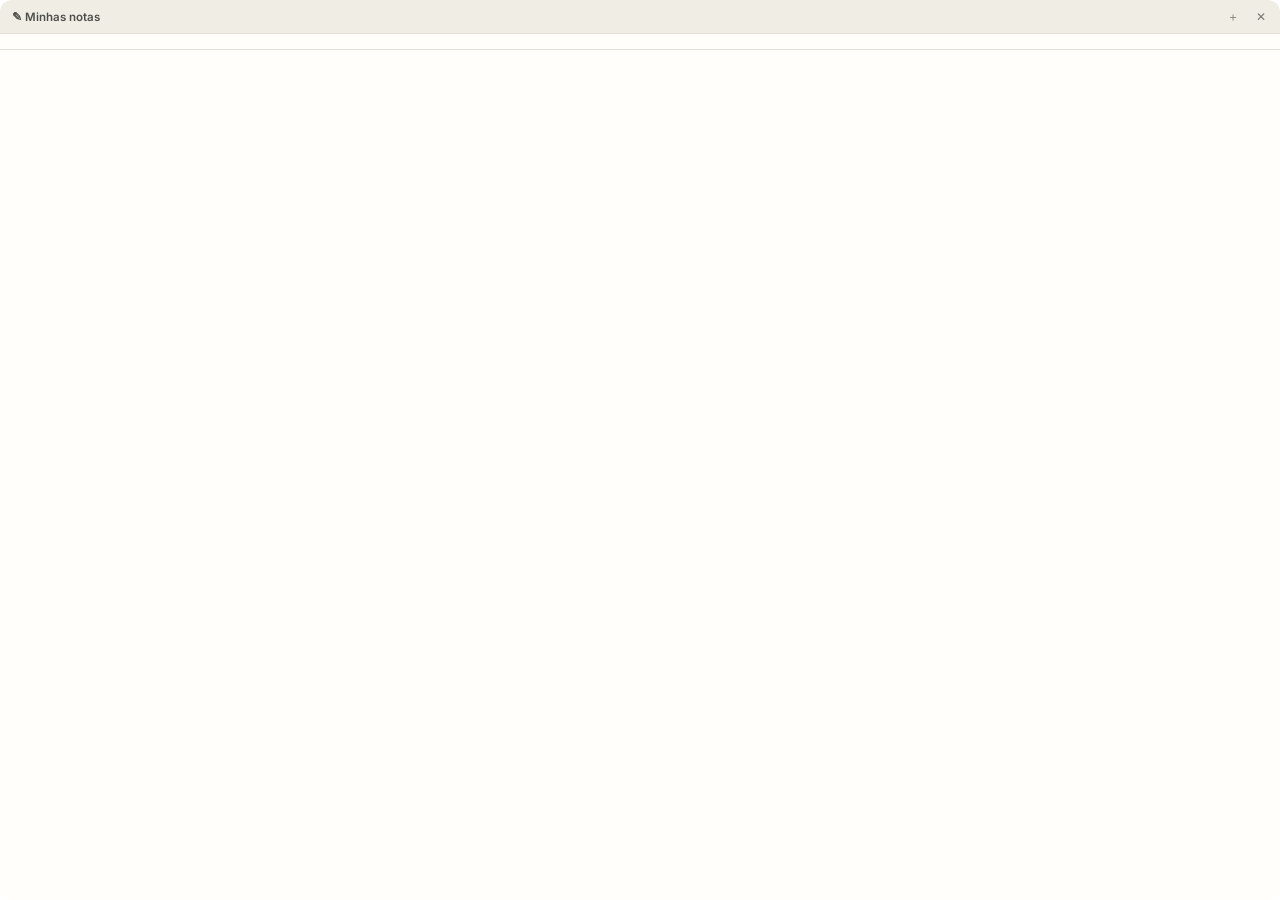
<file: ui/notas.html>
<!DOCTYPE html>
<html lang="pt-BR" class="zn-solo"><head><meta charset="utf-8">
<title>ZimNotes</title>
<link rel="stylesheet" href="notas.css">
</head><body>
<div class="bib-janela">
  <div class="bib-barra" id="barra">
    <span class="tt">✎ Minhas notas <span id="conta" style="opacity:.6;font-weight:500"></span></span>
    <button id="btNova" title="nova nota">＋</button>
    <button id="btFechar" title="fechar">✕</button>
  </div>
  <div class="bibchips" id="chips"></div>
  <div class="bib-lista" id="lista"></div>
</div>
<script src="notas.js"></script>
</body></html>
</file>
<file: ui/notas.css>
/* ═══════════════════════════════════════════════════════════════
   ZimNotes SOLTO — a janela do Ctrl+Alt+D.

   Usa EXATAMENTE o mesmo desenho do painel "Minhas notas" embutido no
   Zimbar (as classes .bibchips/.bchip/.nt são cópia fiel das de
   index.html). Por isso a janela solta é IGUAL à de dentro, não parecida:
   é o mesmo HTML e o mesmo CSS, num WebView2 em vez de num painel.

   ⚠ Se mexer no visual dos cards/chips da biblioteca em index.html, copie
   aqui também — os dois têm que continuar iguais.
   ═══════════════════════════════════════════════════════════════ */
@import url('https://fonts.googleapis.com/css2?family=Inter:wght@400;450;500;600;700&family=JetBrains+Mono:wght@400;500&display=swap');

html.zn-solo{
  --bg:#e6e2d8; --shell:#f8f6f1; --panel:#fffefb; --sunk:#f0ede5;
  --line:#e4e0d5; --line-soft:#eeeae1;
  --ink:#191815; --dim:#6e6a60; --faint:#a8a397;
  --acc:#bf4229; --acc-ink:#fff; --acc-soft:#f7e3dd;
}
html.zn-solo[data-theme=dark]{
  --bg:#0a0b0e; --shell:#15171c; --panel:#1b1e25; --sunk:#171a20;
  --line:#272b34; --line-soft:#21242c;
  --ink:#e9ebf0; --dim:#959bab; --faint:#5e6472;
  --acc:#ff7a5c; --acc-ink:#1a1005; --acc-soft:#2e1f1c;
}
html.zn-solo,html.zn-solo body{height:100%;margin:0}
html.zn-solo body{font-family:'Inter',sans-serif;background:transparent;color:var(--ink);
  -webkit-font-smoothing:antialiased}
html.zn-solo *{box-sizing:border-box}

/* a janela é a própria "bib": ocupa tudo, cantos arredondados */
.bib-janela{position:fixed;inset:0;background:var(--panel);display:flex;flex-direction:column;
  overflow:hidden;border-radius:12px}
.bib-barra{height:34px;display:flex;align-items:center;gap:7px;padding:0 8px 0 12px;flex-shrink:0;
  background:var(--sunk);border-bottom:1px solid var(--line);color:var(--ink);
  cursor:default;-webkit-user-select:none;user-select:none}
.bib-barra .tt{flex:1;font-size:11.5px;font-weight:600;white-space:nowrap;overflow:hidden;
  text-overflow:ellipsis;opacity:.75}
.bib-barra button{width:22px;height:22px;border:none;background:transparent;border-radius:6px;cursor:pointer;
  font-size:12px;line-height:1;opacity:.55;font-family:inherit;color:inherit}
.bib-barra button:hover{opacity:1;background:rgba(0,0,0,.09)}
[data-theme=dark] .bib-barra button:hover{background:rgba(255,255,255,.1)}
.bib-lista{flex:1;overflow:auto;padding:9px 11px}
.bib-lista::-webkit-scrollbar{width:6px}
.bib-lista::-webkit-scrollbar-thumb{background:var(--line);border-radius:3px}

/* ══ CÓPIA FIEL da biblioteca de index.html ══ */
.bibchips{display:flex;gap:5px;overflow-x:auto;padding:8px 11px 7px;flex-shrink:0;
  border-bottom:1px solid var(--line);scrollbar-width:none;cursor:grab}
.bibchips:active{cursor:grabbing}
.bibchips::-webkit-scrollbar{display:none}
.bchip{flex-shrink:0;display:flex;align-items:center;gap:5px;padding:4px 10px;border-radius:100px;
  font-size:11px;font-weight:600;color:var(--dim);background:var(--sunk);border:1px solid var(--line);
  cursor:pointer;white-space:nowrap;font-family:inherit;transition:.13s}
.bchip:hover{border-color:var(--faint)}
.bchip.on{background:var(--ink);color:var(--shell);border-color:var(--ink)}
.bchip i{width:7px;height:7px;border-radius:50%;flex-shrink:0}
.bchip .bn{opacity:.6;font-family:'JetBrains Mono',monospace;font-size:9px}
.nt{display:flex;gap:10px;padding:9px 10px;border-radius:8px;cursor:pointer;margin-bottom:6px;
  border:1px solid var(--line);background:var(--panel);transition:.14s}
.nt:hover{border-color:var(--acc)}
.nt .fita{width:4px;border-radius:3px;flex-shrink:0}
.nt .ni{flex:1;min-width:0}
.nt .nt1{font-size:13px;font-weight:500;white-space:nowrap;overflow:hidden;text-overflow:ellipsis}
.nt .nt2{font-size:11px;color:var(--faint);white-space:nowrap;overflow:hidden;text-overflow:ellipsis;margin-top:2px}
.nt .ncat{display:inline-block;margin-top:5px;font-family:'JetBrains Mono',monospace;font-size:8.5px;
  letter-spacing:.06em;text-transform:uppercase;color:var(--dim);background:var(--sunk);
  border:1px solid var(--line);border-radius:100px;padding:2px 7px;max-width:100%;overflow:hidden;
  text-overflow:ellipsis;white-space:nowrap;vertical-align:top}
.nt .del{opacity:0;background:none;border:none;color:var(--faint);cursor:pointer;font-size:12px;
  padding:0 2px;font-family:inherit;flex-shrink:0;align-self:flex-start;line-height:1;transition:.13s}
.nt:hover .del{opacity:1}
.nt .del:hover{color:var(--acc)}
.empty{color:var(--faint);font-size:12.5px;padding:14px 8px;font-style:italic;text-align:center}

/* faixa de redimensionar no canto (a janela é sem moldura) */
.redim{position:fixed;right:0;bottom:0;width:16px;height:16px;cursor:nwse-resize;z-index:9}
.redim:after{content:"";position:absolute;right:4px;bottom:4px;width:7px;height:7px;
  border-right:2px solid currentColor;border-bottom:2px solid currentColor;opacity:.3;color:var(--faint)}
</file>
